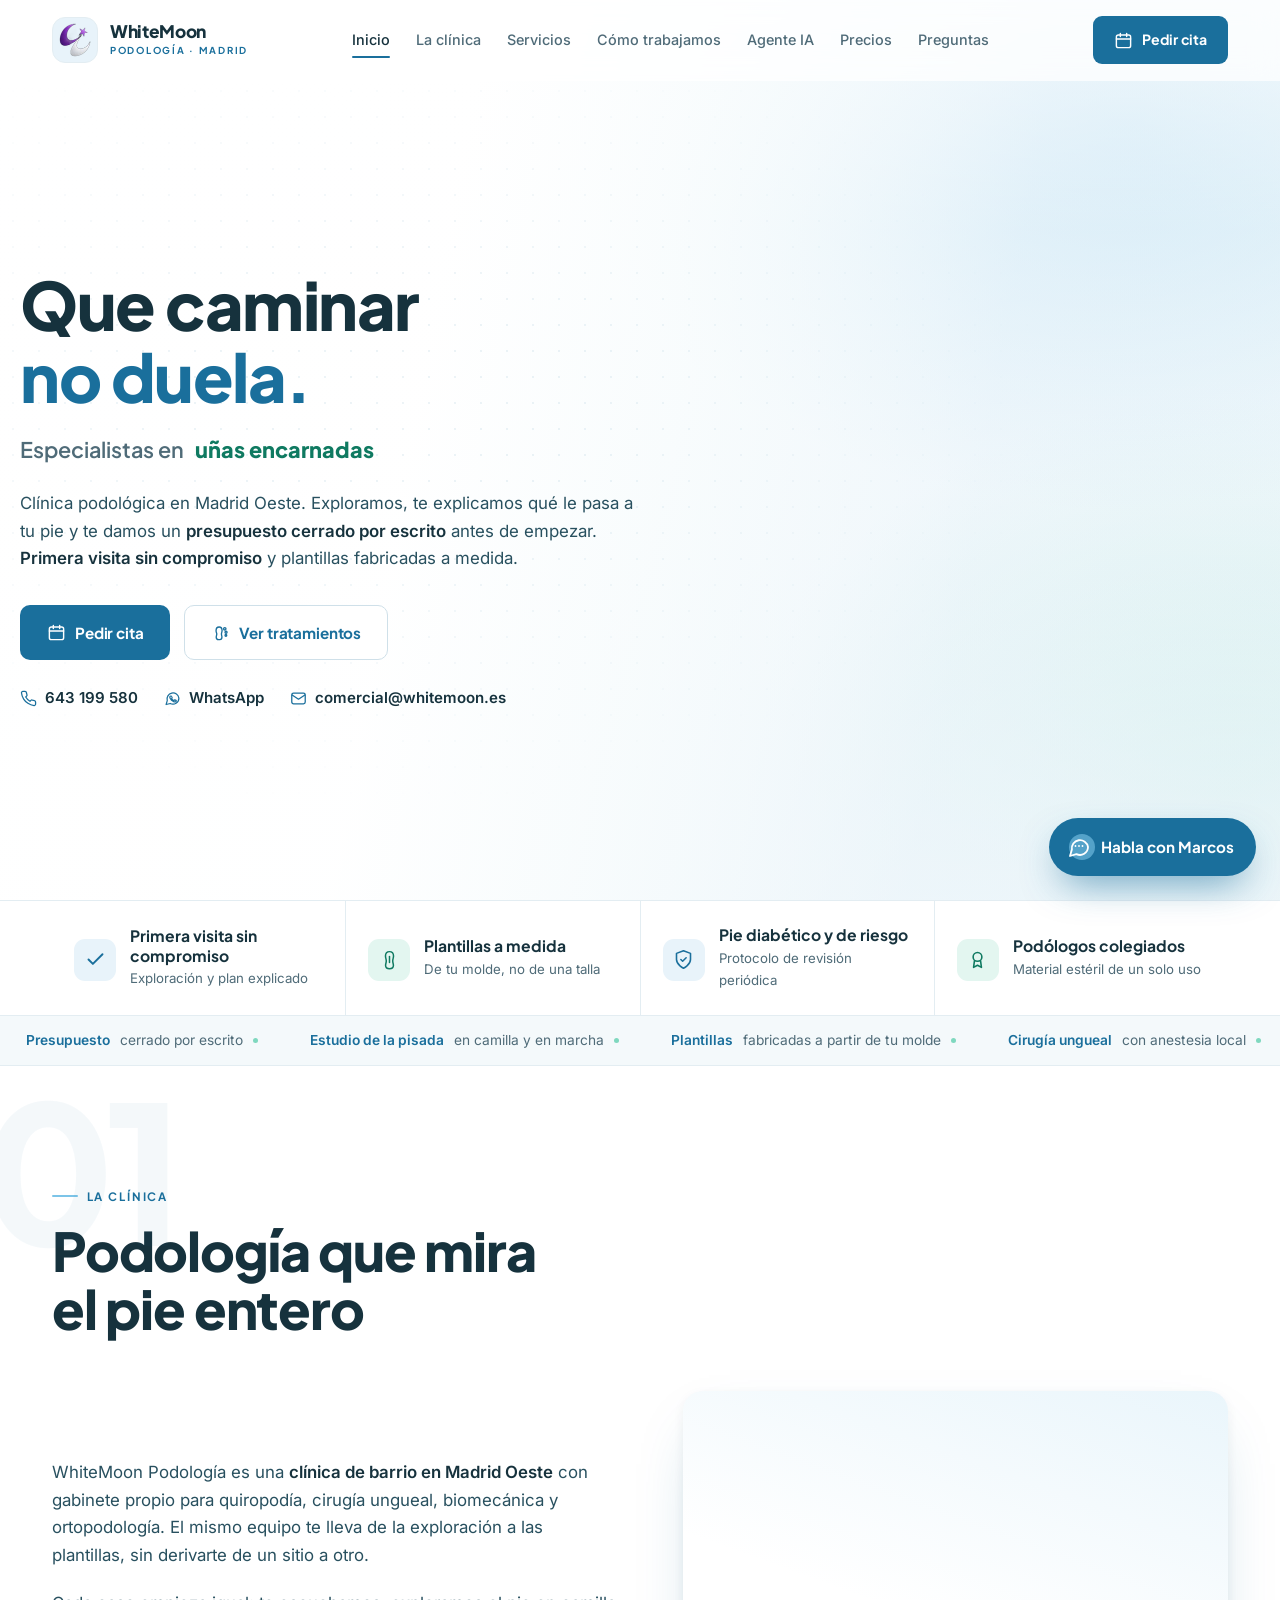
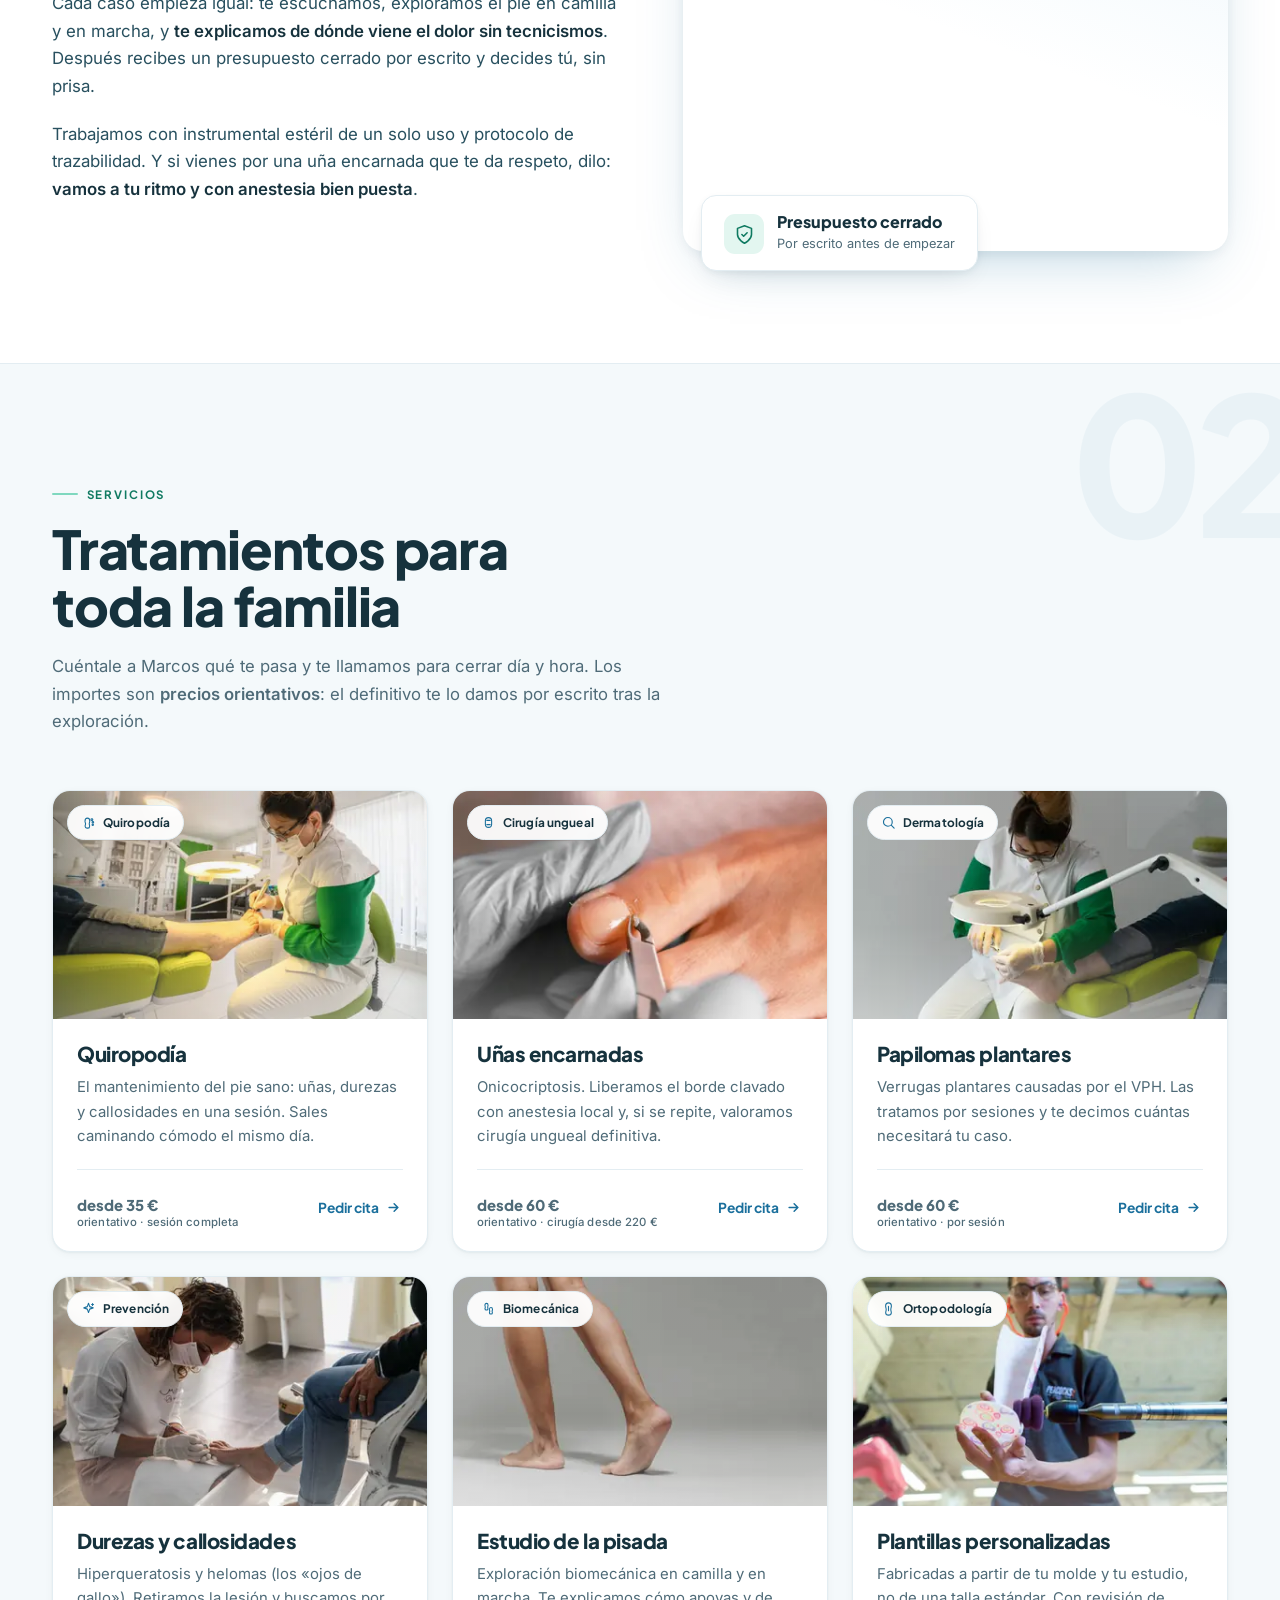
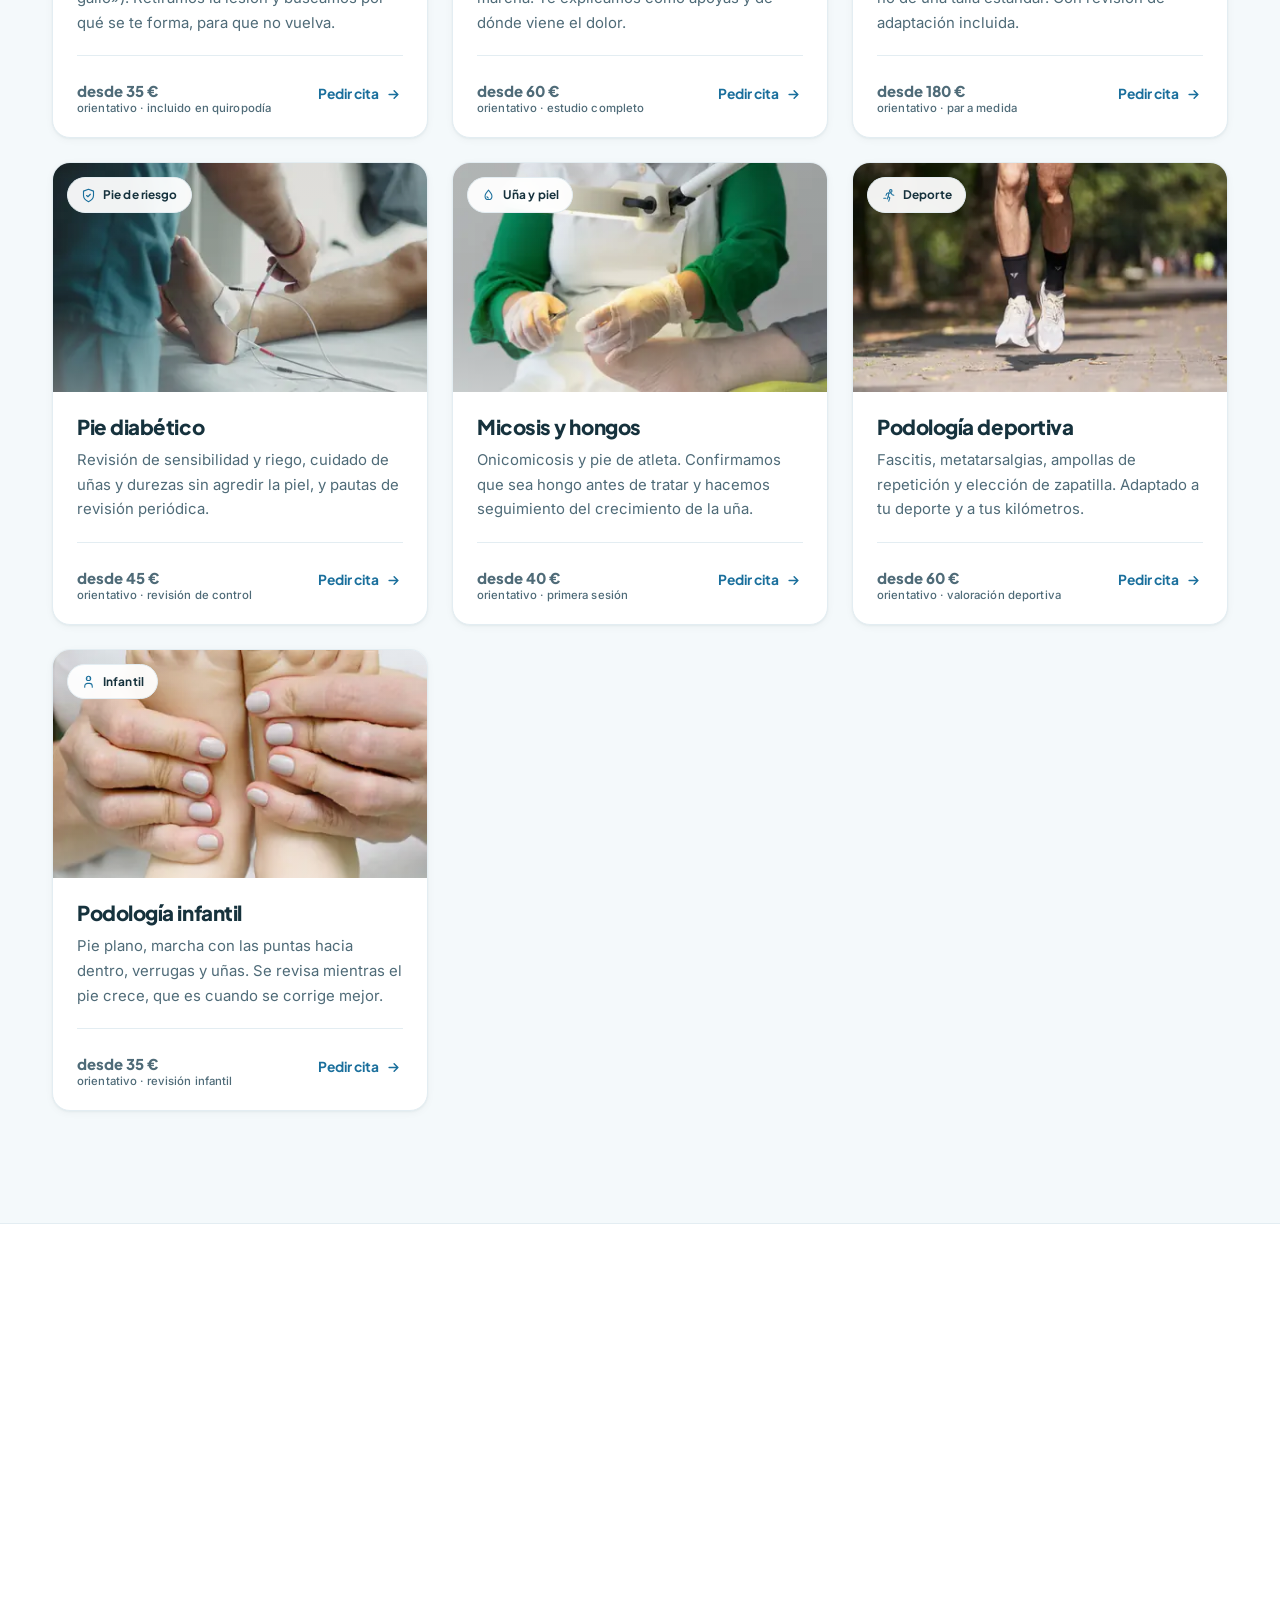
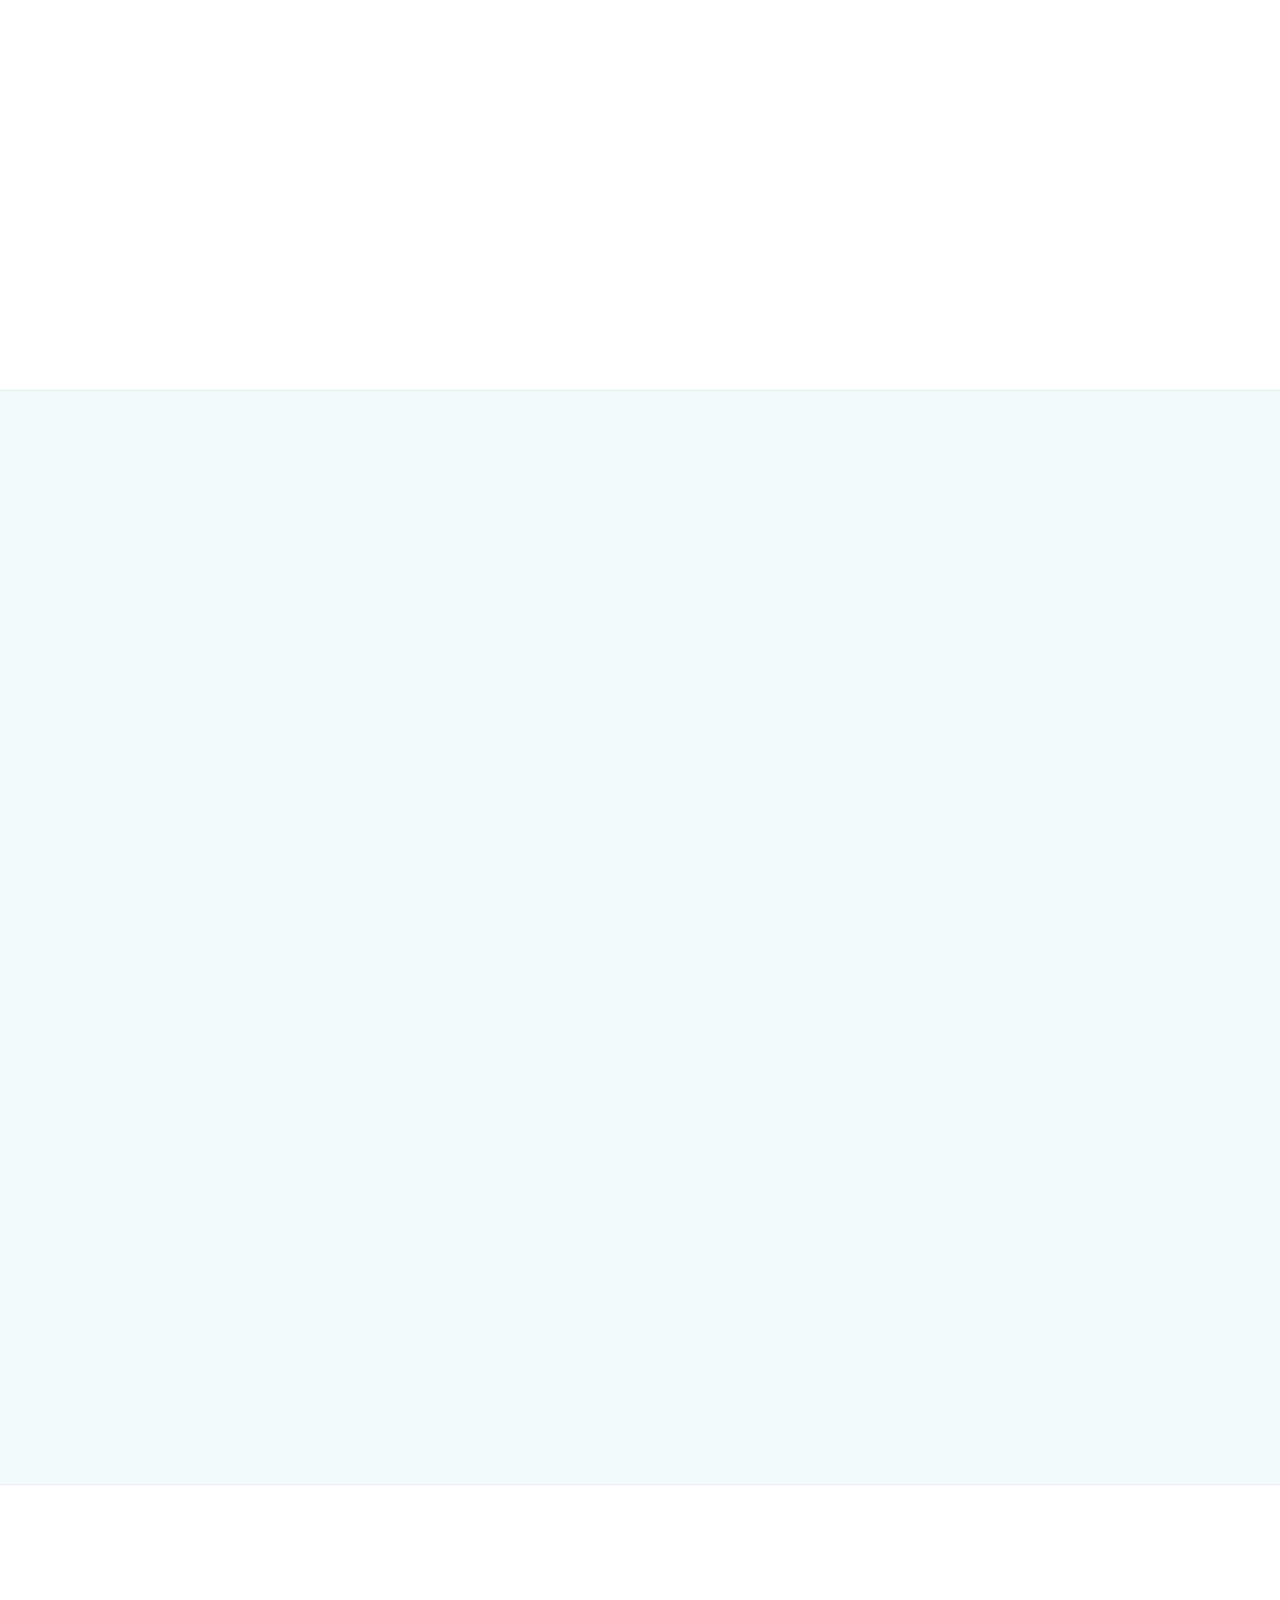
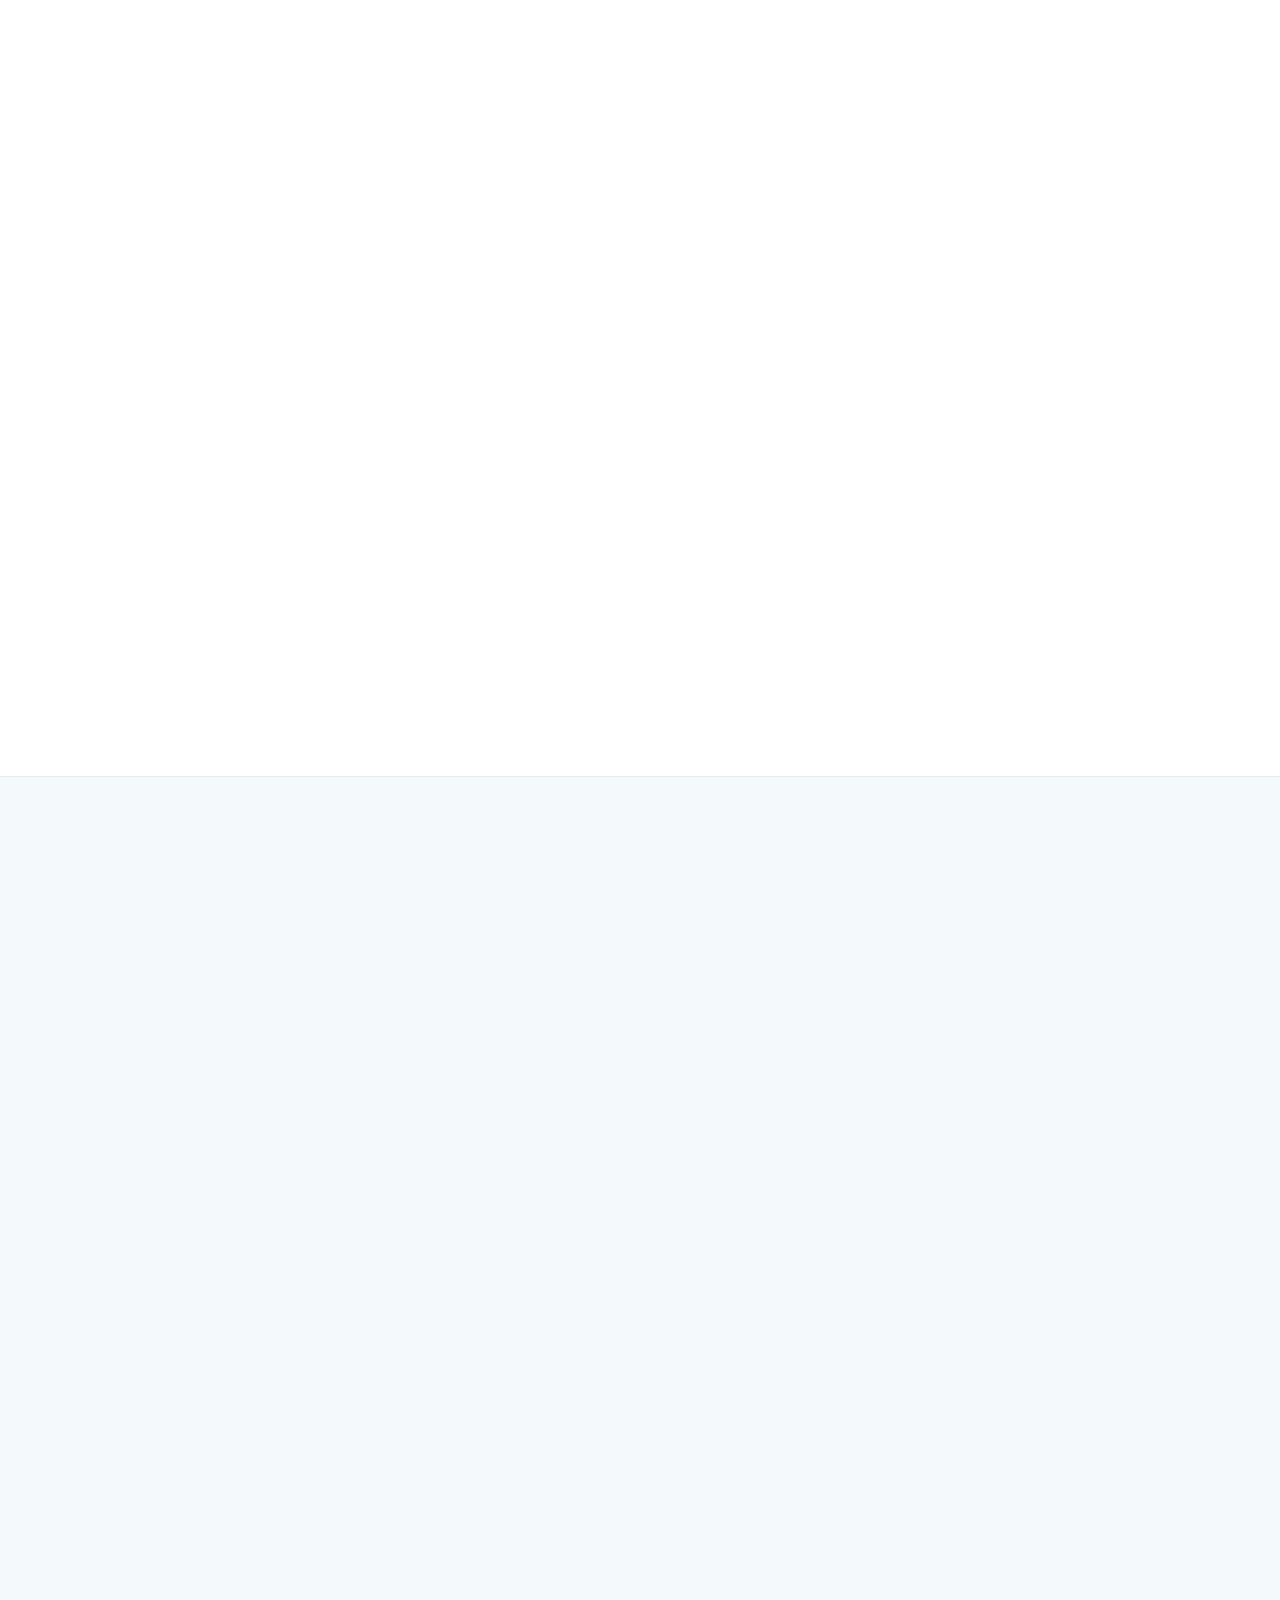
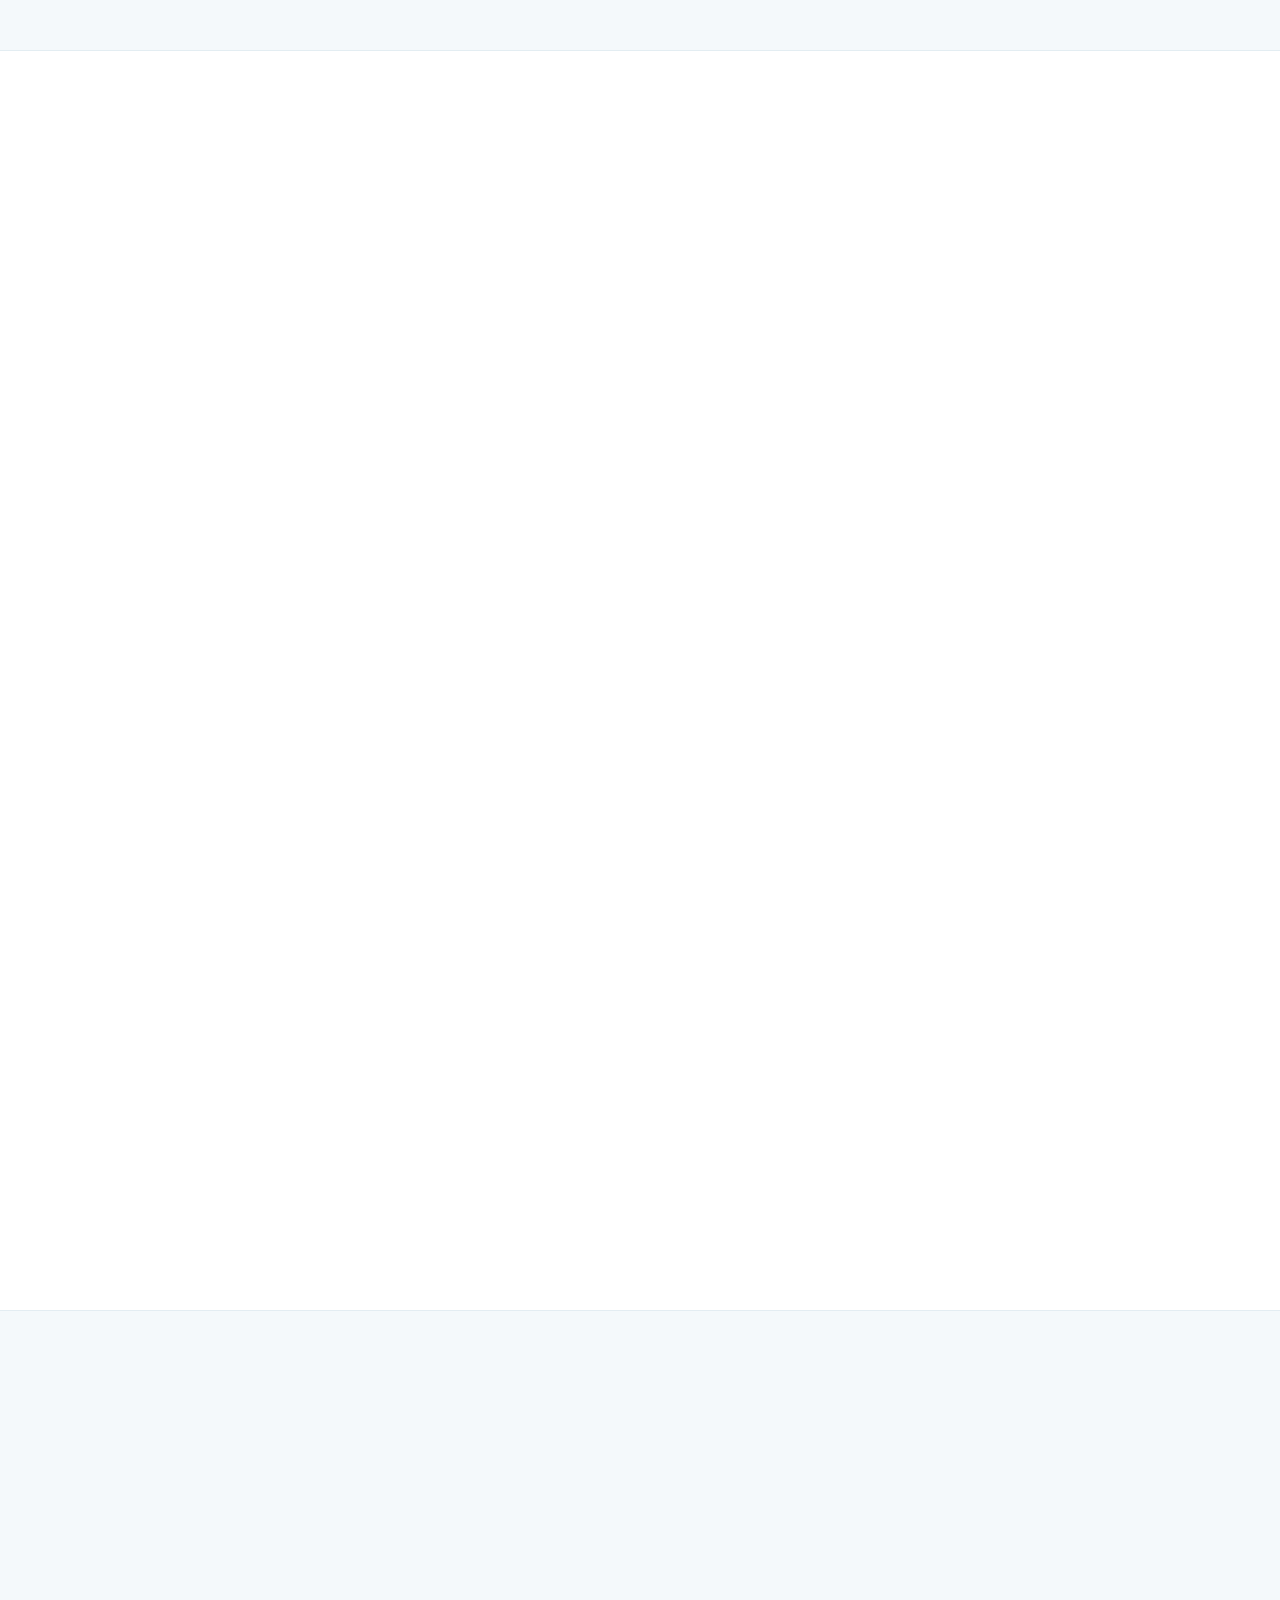
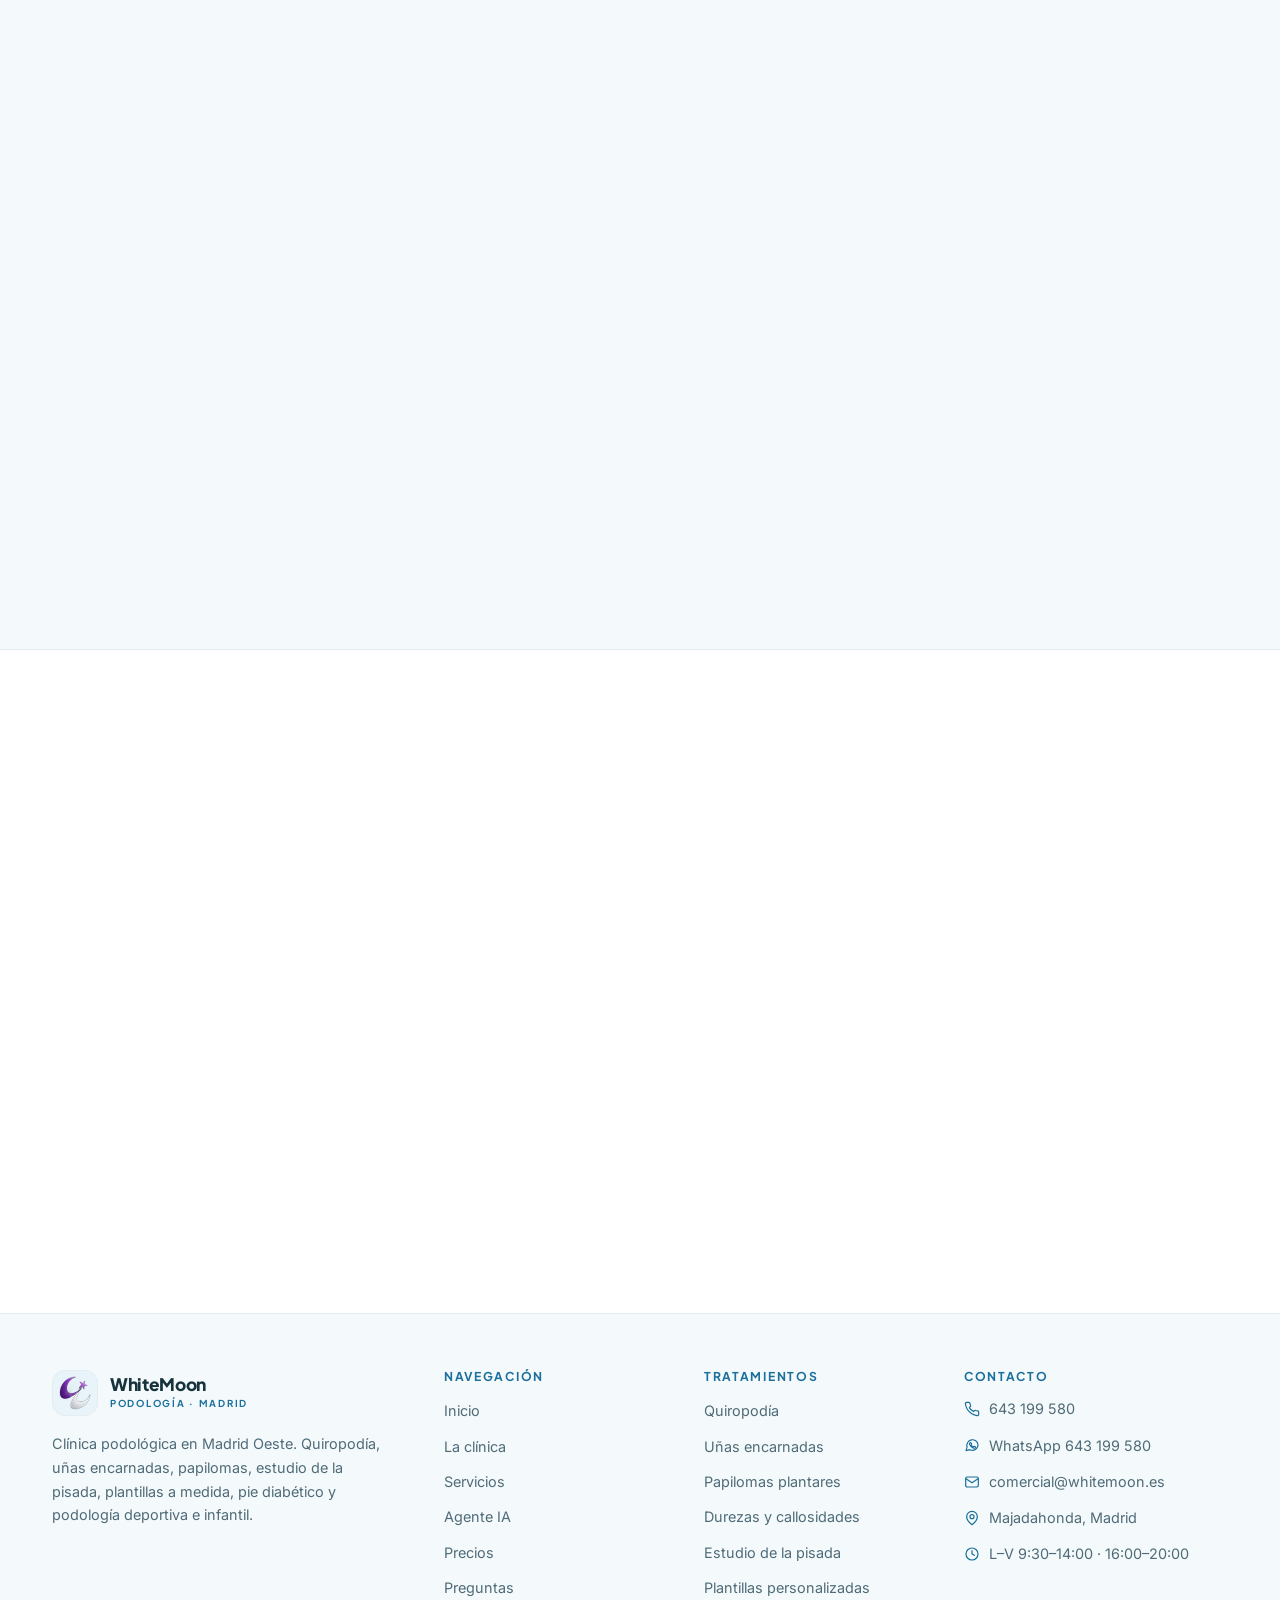
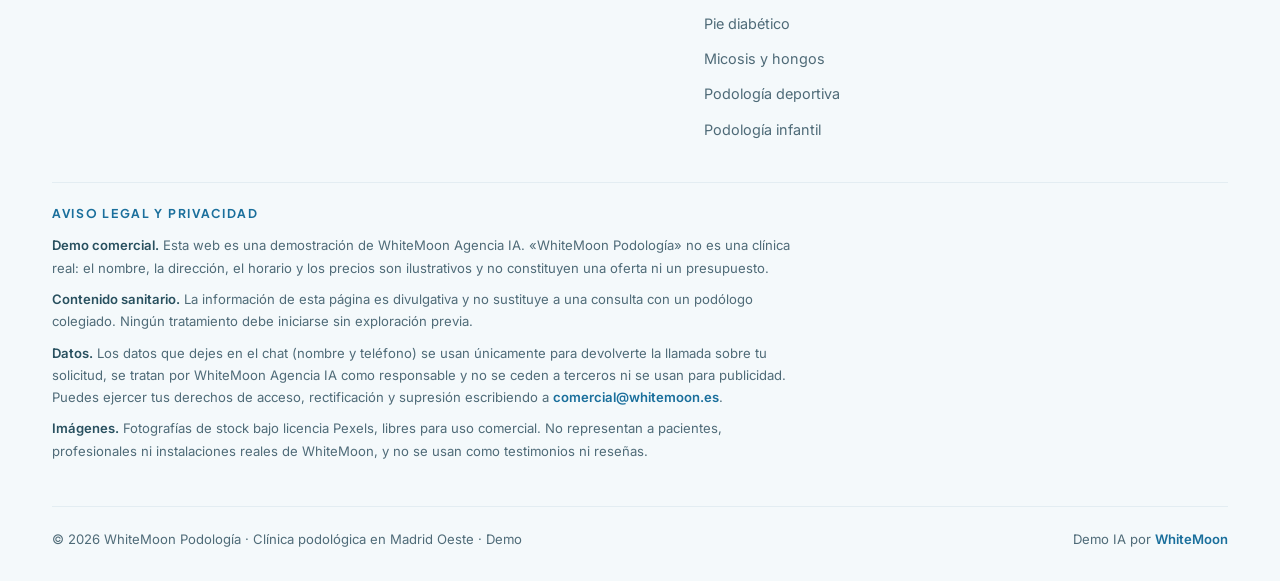
<file: index.html>
<!DOCTYPE html>
<html lang="es">
<head>
<meta charset="UTF-8">
<meta name="viewport" content="width=device-width, initial-scale=1">

<!-- ===================== SEO / GEO / AEO ===================== -->
<title>Podología en Madrid Oeste — quiropodía y plantillas · WhiteMoon</title>
<meta name="description" content="Clínica podológica en Madrid Oeste: quiropodía, uñas encarnadas, papilomas, durezas, estudio de la pisada, plantillas a medida y pie diabético.">
<link rel="canonical" href="https://nexusforgeia.github.io/WHITEMOON-PODOLOGOS/">
<meta name="robots" content="index, follow, max-image-preview:large">
<meta name="author" content="WhiteMoon">
<meta name="theme-color" content="#ffffff">

<!-- Geo -->
<meta name="geo.region" content="ES-MD">
<meta name="geo.placename" content="Majadahonda, Madrid">
<meta name="geo.position" content="40.4730;-3.8720">
<meta name="ICBM" content="40.4730, -3.8720">

<!-- Open Graph / Twitter -->
<meta property="og:type" content="website">
<meta property="og:site_name" content="WhiteMoon Podología">
<meta property="og:locale" content="es_ES">
<meta property="og:title" content="Podología en Madrid Oeste — quiropodía y plantillas · WhiteMoon">
<meta property="og:description" content="Clínica podológica en Madrid Oeste: quiropodía, uñas encarnadas, papilomas, durezas, estudio de la pisada, plantillas a medida y pie diabético.">
<meta property="og:url" content="https://nexusforgeia.github.io/WHITEMOON-PODOLOGOS/">
<meta property="og:image" content="https://nexusforgeia.github.io/WHITEMOON-PODOLOGOS/assets/og.jpg">
<meta property="og:image:width" content="1200">
<meta property="og:image:height" content="630">
<meta property="og:image:type" content="image/jpeg">
<meta property="og:image:alt" content="Podóloga tratando el pie de una paciente en el gabinete de WhiteMoon Podología">
<meta name="twitter:card" content="summary_large_image">
<meta name="twitter:title" content="Podología en Madrid Oeste — quiropodía y plantillas · WhiteMoon">
<meta name="twitter:description" content="Clínica podológica en Madrid Oeste: quiropodía, uñas encarnadas, papilomas, durezas, estudio de la pisada, plantillas a medida y pie diabético.">
<meta name="twitter:image" content="https://nexusforgeia.github.io/WHITEMOON-PODOLOGOS/assets/og.jpg">

<!-- Favicon: huella plantar en azul médico -->
<link rel="icon" href="data:image/svg+xml,%3Csvg xmlns='http://www.w3.org/2000/svg' viewBox='0 0 32 32'%3E%3Crect width='32' height='32' rx='7' fill='%23e8f3fa'/%3E%3Cpath d='M13.4 26.5c-2.6 0-3.9-1.7-3.9-4 0-1.9.9-3.2.9-5.2 0-1.6-1.1-2.6-1.1-5.1 0-3.3 2-5.7 4.9-5.7 3 0 4.8 2.3 4.8 5.6 0 2.6-1 3.7-1 5.3 0 2 .8 3.2.8 5.1 0 2.3-1.3 4-3.4 4z' fill='%231a6f9c'/%3E%3Ccircle cx='21.5' cy='9.5' r='2.1' fill='%230f7a61'/%3E%3Ccircle cx='23.2' cy='14.6' r='1.7' fill='%230f7a61'/%3E%3Ccircle cx='23.1' cy='19.4' r='1.4' fill='%230f7a61'/%3E%3C/svg%3E">
<link rel="apple-touch-icon" href="assets/logo-whitemoon.png">

<!-- Fuentes auto-hospedadas (subset latin, ejes de peso recortados a lo que se
     usa). Cero peticiones a Google Fonts: 39 KB desde el propio origen. -->
<link rel="preload" as="font" type="font/woff2" href="assets/fonts/jakarta-var.woff2" crossorigin>
<link rel="preload" as="font" type="font/woff2" href="assets/fonts/inter-var.woff2" crossorigin>

<!-- CSS crítico en línea: el resto de la hoja deja de bloquear el render -->
<style>
@font-face{font-family:"Inter var";src:url(assets/fonts/inter-var.woff2) format("woff2");font-weight:400 600;font-style:normal;font-display:swap}
@font-face{font-family:"Jakarta var";src:url(assets/fonts/jakarta-var.woff2) format("woff2");font-weight:600 800;font-style:normal;font-display:swap}
:root{--white:#fff;--bone:#f4f9fb;--surface:#fff;--ink:#16323d;--ink-2:#28505f;--muted:#4f6b78;--blue:#1a6f9c;--blue-deep:#145a80;--blue-lt:#7cc4e8;--blue-chip:#e8f3fa;--green:#0f7a61;--green-deep:#0c6250;--green-lt:#7fd8bf;--green-chip:#e3f6f0;--line:#e3edf2;--line-2:#cfe0e9;--sh-sm:0 1px 2px rgba(22,50,61,.05),0 2px 8px rgba(22,50,61,.04);--sh-md:0 2px 6px rgba(22,50,61,.05),0 12px 28px -12px rgba(22,50,61,.14);--sh-lg:0 4px 12px rgba(22,50,61,.06),0 26px 60px -26px rgba(26,111,156,.34);--display:"Jakarta var",system-ui,-apple-system,sans-serif;--body:"Inter var",system-ui,-apple-system,sans-serif;--maxw:1240px;--nav-h:80px}
*{margin:0;padding:0;box-sizing:border-box}
html{scroll-behavior:smooth;scroll-padding-top:calc(var(--nav-h) + 16px);-webkit-text-size-adjust:100%}
body{background:var(--white);color:var(--ink-2);font-family:var(--body);font-size:16px;line-height:1.65;overflow-x:hidden;-webkit-font-smoothing:antialiased}
a{color:inherit;text-decoration:none}img,video{max-width:100%;display:block}button,input{font:inherit;color:inherit}
h1,h2,h3,h4{font-family:var(--display);color:var(--ink);line-height:1.08;letter-spacing:-.022em;font-weight:800}
.wrap{max-width:var(--maxw);margin:0 auto;padding:0 32px}
.sr-only{position:absolute;width:1px;height:1px;padding:0;margin:-1px;overflow:hidden;clip:rect(0 0 0 0);white-space:nowrap;border:0}
.btn{display:inline-flex;align-items:center;justify-content:center;gap:9px;font-family:var(--display);font-weight:700;font-size:.95rem;letter-spacing:-.01em;padding:14px 26px;border-radius:10px;border:1.5px solid transparent;background:var(--blue);color:#fff;cursor:pointer}
.btn svg{width:19px;height:19px;flex-shrink:0}
.btn--ghost{background:var(--white);color:var(--blue);border-color:var(--line-2)}
.btn--sm{padding:11px 20px;font-size:.88rem;border-radius:9px}
.nav{position:fixed;inset:0 0 auto 0;z-index:900;background:rgba(255,255,255,.72);backdrop-filter:blur(14px);border-bottom:1px solid transparent}
.nav-inner{display:flex;align-items:center;justify-content:space-between;gap:20px;height:var(--nav-h)}
.brand{display:flex;align-items:center;gap:12px;flex-shrink:0}
.brand__mark{width:46px;height:46px;border-radius:13px;background:var(--blue-chip);border:1px solid var(--line);display:grid;place-items:center;flex-shrink:0}
.brand__mark img{width:32px;height:auto}
.brand__txt b{font-family:var(--display);font-weight:800;font-size:1.08rem;color:var(--ink);line-height:1.1;display:block;letter-spacing:-.02em}
.brand__txt small{font-family:var(--display);font-weight:700;font-size:.6rem;letter-spacing:.18em;text-transform:uppercase;color:var(--blue);display:block;margin-top:2px}
.nav-links{display:flex;align-items:center;gap:26px}
.nav-links a{font-size:.9rem;font-weight:500;color:var(--muted);position:relative;padding:6px 0}
.nav-cta{display:flex;align-items:center;gap:14px}
.burger{display:none;width:44px;height:44px;border-radius:11px;border:1px solid var(--line-2);background:var(--white);cursor:pointer;place-items:center;color:var(--ink)}
.burger svg{width:22px;height:22px}
.mobile-menu{position:fixed;inset:0;z-index:899;background:rgba(255,255,255,.98);display:flex;flex-direction:column;justify-content:center;align-items:center;gap:8px;opacity:0;pointer-events:none}
.hero{position:relative;min-height:100svh;display:flex;align-items:center;overflow:hidden;background:var(--bone)}
.hero-bg{position:absolute;inset:0;z-index:0}
.hero-bg .wash{position:absolute;inset:0;background:radial-gradient(900px 620px at 88% 14%,rgba(124,196,232,.42),transparent 62%),radial-gradient(760px 620px at 96% 88%,rgba(127,216,191,.36),transparent 64%),linear-gradient(180deg,#fff 0%,#f4f9fb 100%)}
.hero-bg .hero-video{position:absolute;inset:0;width:100%;height:100%;object-fit:cover;z-index:1}
.hero-bg .scrim{position:absolute;inset:0;z-index:2;pointer-events:none;background:linear-gradient(100deg,rgba(255,255,255,.98) 0%,rgba(255,255,255,.955) 34%,rgba(248,252,253,.86) 52%,rgba(232,243,250,.55) 74%,rgba(226,241,248,.42) 100%),linear-gradient(180deg,rgba(255,255,255,.85) 0%,rgba(255,255,255,0) 26%,rgba(255,255,255,0) 62%,rgba(244,249,251,.92) 100%)}
.hero-bg .dots{position:absolute;inset:0;z-index:3;opacity:.5;background-image:radial-gradient(rgba(26,111,156,.16) 1px,transparent 1px);background-size:26px 26px}
.hero-content{position:relative;z-index:4;width:100%;padding:calc(var(--nav-h) + 44px) 0 44px}
.hero h1{font-size:clamp(2.35rem,5.4vw,4.15rem);max-width:16ch}
.hero h1 .accent{color:var(--blue);display:block}
.hero-rot{display:flex;align-items:baseline;gap:.5em;flex-wrap:wrap;margin-top:20px;font-family:var(--display);font-weight:600;font-size:clamp(1rem,2.4vw,1.35rem);color:var(--muted)}
.hero-rot .rot{color:var(--green);font-weight:800;display:inline-block}
.hero-desc{max-width:56ch;color:var(--ink-2);font-size:1.05rem;margin-top:22px}
.hero-desc strong{color:var(--ink);font-weight:600}
.hero-actions{display:flex;gap:14px;margin-top:32px;flex-wrap:wrap}
.hero-contact{display:flex;gap:10px 26px;flex-wrap:wrap;margin-top:26px;font-size:.94rem;color:var(--muted)}
.hero-contact a{display:inline-flex;align-items:center;gap:8px;font-weight:600;color:var(--ink)}
.hero-contact svg{width:17px;height:17px;color:var(--blue);flex-shrink:0}
.reveal{opacity:0;transform:translateY(28px)}
.reveal.in{opacity:1;transform:none}
@media (max-width:1080px){.nav-links{display:none}.nav-cta .btn{display:none}.burger{display:grid}}
@media (max-width:900px){.wrap{padding:0 22px}}
@media (max-width:768px){.hero-bg .hero-video{display:none!important}}
@media (max-width:620px){:root{--nav-h:70px}.wrap{padding:0 18px}.hero h1{max-width:none}.hero-actions .btn{flex:1 1 100%}}
@media (prefers-reduced-motion:reduce){html{scroll-behavior:auto}.reveal{opacity:1!important;transform:none!important}.hero-bg .hero-video{display:none!important}}
</style>
<link rel="preload" as="style" href="assets/css/style.css" onload="this.onload=null;this.rel='stylesheet'">
<noscript><link rel="stylesheet" href="assets/css/style.css"></noscript>

<!-- ===================== JSON-LD ===================== -->
<script type="application/ld+json">
{
  "@context": "https://schema.org",
  "@type": "Podiatric",
  "@id": "https://nexusforgeia.github.io/WHITEMOON-PODOLOGOS/#business",
  "name": "WhiteMoon Podología",
  "description": "Clínica podológica en Madrid Oeste: quiropodía, uñas encarnadas y cirugía ungueal, papilomas plantares, durezas y callosidades, estudio de la pisada, plantillas personalizadas, pie diabético, micosis, podología deportiva e infantil.",
  "url": "https://nexusforgeia.github.io/WHITEMOON-PODOLOGOS/",
  "image": "https://nexusforgeia.github.io/WHITEMOON-PODOLOGOS/assets/og.jpg",
  "telephone": "+34643199580",
  "email": "comercial@whitemoon.es",
  "priceRange": "€€",
  "address": {
    "@type": "PostalAddress",
    "streetAddress": "Avenida de España 24",
    "addressLocality": "Majadahonda",
    "addressRegion": "Comunidad de Madrid",
    "postalCode": "28220",
    "addressCountry": "ES"
  },
  "geo": {
    "@type": "GeoCoordinates",
    "latitude": 40.473,
    "longitude": -3.872
  },
  "openingHoursSpecification": [
    {
      "@type": "OpeningHoursSpecification",
      "dayOfWeek": [
        "Monday",
        "Tuesday",
        "Wednesday",
        "Thursday",
        "Friday"
      ],
      "opens": "09:30",
      "closes": "14:00"
    },
    {
      "@type": "OpeningHoursSpecification",
      "dayOfWeek": [
        "Monday",
        "Tuesday",
        "Wednesday",
        "Thursday",
        "Friday"
      ],
      "opens": "16:00",
      "closes": "20:00"
    }
  ],
  "areaServed": [
    {
      "@type": "City",
      "name": "Majadahonda",
      "sameAs": "https://www.wikidata.org/wiki/Q427505"
    },
    {
      "@type": "City",
      "name": "Pozuelo de Alarcón",
      "sameAs": "https://www.wikidata.org/wiki/Q639422"
    },
    {
      "@type": "City",
      "name": "Las Rozas de Madrid",
      "sameAs": "https://www.wikidata.org/wiki/Q592747"
    },
    {
      "@type": "City",
      "name": "Boadilla del Monte",
      "sameAs": "https://www.wikidata.org/wiki/Q1641013"
    },
    {
      "@type": "City",
      "name": "Villaviciosa de Odón",
      "sameAs": "https://www.wikidata.org/wiki/Q1631897"
    },
    {
      "@type": "City",
      "name": "Villanueva de la Cañada",
      "sameAs": "https://www.wikidata.org/wiki/Q973325"
    },
    {
      "@type": "City",
      "name": "Brunete",
      "sameAs": "https://www.wikidata.org/wiki/Q1647090"
    },
    {
      "@type": "City",
      "name": "Alcorcón",
      "sameAs": "https://www.wikidata.org/wiki/Q10372"
    },
    {
      "@type": "City",
      "name": "Móstoles",
      "sameAs": "https://www.wikidata.org/wiki/Q13077"
    }
  ],
  "availableService": [
    {
      "@type": "MedicalProcedure",
      "name": "Quiropodía"
    },
    {
      "@type": "MedicalProcedure",
      "name": "Uñas encarnadas"
    },
    {
      "@type": "MedicalProcedure",
      "name": "Papilomas plantares"
    },
    {
      "@type": "MedicalProcedure",
      "name": "Durezas y callosidades"
    },
    {
      "@type": "MedicalProcedure",
      "name": "Estudio de la pisada"
    },
    {
      "@type": "MedicalProcedure",
      "name": "Plantillas personalizadas"
    },
    {
      "@type": "MedicalProcedure",
      "name": "Pie diabético"
    },
    {
      "@type": "MedicalProcedure",
      "name": "Micosis y hongos"
    },
    {
      "@type": "MedicalProcedure",
      "name": "Podología deportiva"
    },
    {
      "@type": "MedicalProcedure",
      "name": "Podología infantil"
    }
  ]
}
</script>
<script type="application/ld+json">
{
  "@context": "https://schema.org",
  "@type": "FAQPage",
  "mainEntity": [
    {
      "@type": "Question",
      "name": "¿Cuánto dura una quiropodía?",
      "acceptedAnswer": {
        "@type": "Answer",
        "text": "Entre 30 y 45 minutos. En esa sesión se trabajan uñas, durezas y callosidades, y sales caminando con normalidad el mismo día."
      }
    },
    {
      "@type": "Question",
      "name": "¿Cómo pido cita?",
      "acceptedAnswer": {
        "@type": "Answer",
        "text": "Puedes hablar con Marcos, nuestro asistente del chat: eliges el tratamiento, dejas tu nombre y teléfono, y te llamamos para cerrar día y hora. También puedes llamarnos al 643 199 580 o escribir a comercial@whitemoon.es."
      }
    },
    {
      "@type": "Question",
      "name": "¿Duele el tratamiento de una uña encarnada?",
      "acceptedAnswer": {
        "@type": "Answer",
        "text": "No. Se trabaja con anestesia local, así que durante la sesión no se siente dolor. Después suele bastar con analgesia habitual y en 24-48 horas se hace vida normal."
      }
    },
    {
      "@type": "Question",
      "name": "¿Cuánto tardan las plantillas personalizadas?",
      "acceptedAnswer": {
        "@type": "Answer",
        "text": "Entre 7 y 10 días desde el estudio de la pisada, porque se fabrican a partir de tu molde. Incluimos una revisión de adaptación a las pocas semanas para ajustarlas."
      }
    },
    {
      "@type": "Question",
      "name": "¿Los precios que aparecen son definitivos?",
      "acceptedAnswer": {
        "@type": "Answer",
        "text": "Son precios orientativos. El importe final depende de tu caso y se te entrega por escrito, detallado y cerrado, después de la exploración y antes de iniciar cualquier tratamiento."
      }
    },
    {
      "@type": "Question",
      "name": "¿Atendéis pie diabético y pacientes de riesgo?",
      "acceptedAnswer": {
        "@type": "Answer",
        "text": "Sí. En pie diabético revisamos sensibilidad y riego, tratamos uñas y durezas sin agredir la piel y pautamos revisiones periódicas. Si detectamos una lesión que requiera derivación, te lo decimos y te orientamos."
      }
    },
    {
      "@type": "Question",
      "name": "¿Tratáis a niños?",
      "acceptedAnswer": {
        "@type": "Answer",
        "text": "Sí. Hacemos podología infantil: pie plano, alteraciones de la marcha, verrugas plantares y uñas. Revisar mientras el pie crece es cuando más margen hay para corregir."
      }
    }
  ]
}
</script>
<script type="application/ld+json">
{
  "@context": "https://schema.org",
  "@type": "BreadcrumbList",
  "itemListElement": [
    {
      "@type": "ListItem",
      "position": 1,
      "name": "Inicio",
      "item": "https://nexusforgeia.github.io/WHITEMOON-PODOLOGOS/"
    },
    {
      "@type": "ListItem",
      "position": 2,
      "name": "Agente IA",
      "item": "https://nexusforgeia.github.io/WHITEMOON-PODOLOGOS/#agente-ia"
    },
    {
      "@type": "ListItem",
      "position": 3,
      "name": "Servicios",
      "item": "https://nexusforgeia.github.io/WHITEMOON-PODOLOGOS/#servicios"
    },
    {
      "@type": "ListItem",
      "position": 4,
      "name": "Precios",
      "item": "https://nexusforgeia.github.io/WHITEMOON-PODOLOGOS/#precios"
    },
    {
      "@type": "ListItem",
      "position": 5,
      "name": "Contacto",
      "item": "https://nexusforgeia.github.io/WHITEMOON-PODOLOGOS/#contacto"
    }
  ]
}
</script>
</head>
<body>

<!-- ===================== SPRITE DE ICONOS ===================== -->
<svg width="0" height="0" style="position:absolute" aria-hidden="true" focusable="false">
  <symbol id="ic-foot" viewBox="0 0 24 24" fill="none" stroke="currentColor" stroke-width="1.7" stroke-linecap="round" stroke-linejoin="round"><path d="M9.6 21c-1.9 0-3-1.3-3-3.1 0-1.5.7-2.5.7-4 0-1.3-.9-2.1-.9-4.1C6.4 7 7.9 5 10.2 5s3.8 1.9 3.8 4.6c0 2-.8 2.9-.8 4.2 0 1.6.6 2.5.6 4 0 1.8-1.1 3.2-2.7 3.2z"/><circle cx="17.4" cy="7.4" r="1.5"/><circle cx="19" cy="11.6" r="1.3"/><circle cx="18.8" cy="15.6" r="1.1"/></symbol>
  <symbol id="ic-nail" viewBox="0 0 24 24" fill="none" stroke="currentColor" stroke-width="1.7" stroke-linecap="round" stroke-linejoin="round"><rect x="7" y="4.2" width="10" height="15.6" rx="5"/><path d="M9.3 8.6h5.4M9.3 15.4h5.4"/></symbol>
  <symbol id="ic-insole" viewBox="0 0 24 24" fill="none" stroke="currentColor" stroke-width="1.7" stroke-linecap="round" stroke-linejoin="round"><path d="M12 3c2.8 0 4.6 2.1 4.6 5 0 2.4-.9 3.6-.9 5.6 0 2.2.8 3.4.8 5 0 2.3-1.6 4-4.5 4s-4.5-1.7-4.5-4c0-1.6.8-2.8.8-5 0-2-.9-3.2-.9-5.6C7.4 5.1 9.2 3 12 3z"/><path d="M12 8.6v6.8"/></symbol>
  <symbol id="ic-steps" viewBox="0 0 24 24" fill="none" stroke="currentColor" stroke-width="1.7" stroke-linecap="round" stroke-linejoin="round"><path d="M8.4 14.4c-1.2 0-2-.9-2-2.1 0-1 .5-1.7.5-2.6 0-.9-.6-1.4-.6-2.7 0-1.9 1-3.2 2.5-3.2s2.5 1.3 2.5 3.1c0 1.4-.6 2-.6 2.8 0 1.1.4 1.7.4 2.6 0 1.3-.8 2.1-1.7 2.1z"/><path d="M15.5 20.9c-1.2 0-2-.9-2-2.1 0-1 .5-1.7.5-2.6 0-.9-.6-1.4-.6-2.7 0-1.9 1-3.2 2.5-3.2s2.5 1.3 2.5 3.1c0 1.4-.6 2-.6 2.8 0 1.1.4 1.7.4 2.6 0 1.3-.8 2.1-1.7 2.1z"/></symbol>
  <symbol id="ic-run" viewBox="0 0 24 24" fill="none" stroke="currentColor" stroke-width="1.7" stroke-linecap="round" stroke-linejoin="round"><circle cx="15.6" cy="4.6" r="2"/><path d="m12.4 21 1.7-5.3-2.7-2.3-1.3 4.1M14.1 15.7l-2.6-2.2 1-4.7 3-1.4 2.4 3.4 2.6.8M12.5 7.4 9.3 8.7 8 11.8M4.4 16.4h3.5"/></symbol>
  <symbol id="ic-drop" viewBox="0 0 24 24" fill="none" stroke="currentColor" stroke-width="1.7" stroke-linecap="round" stroke-linejoin="round"><path d="M12 3.4s5.5 6.1 5.5 9.6a5.5 5.5 0 1 1-11 0c0-3.5 5.5-9.6 5.5-9.6z"/><path d="M9.6 13.6a2.4 2.4 0 0 0 2.4 2.4"/></symbol>
  <symbol id="ic-check" viewBox="0 0 24 24" fill="none" stroke="currentColor" stroke-width="2.2" stroke-linecap="round" stroke-linejoin="round"><path d="M20 6 9 17l-5-5"/></symbol>
  <symbol id="ic-shield" viewBox="0 0 24 24" fill="none" stroke="currentColor" stroke-width="1.8" stroke-linecap="round" stroke-linejoin="round"><path d="M12 22s8-4 8-10V5l-8-3-8 3v7c0 6 8 10 8 10z"/><path d="m9 12 2 2 4-4"/></symbol>
  <symbol id="ic-cert" viewBox="0 0 24 24" fill="none" stroke="currentColor" stroke-width="1.8" stroke-linecap="round" stroke-linejoin="round"><circle cx="12" cy="9" r="5"/><path d="m8.5 13.5-1 7.5 4.5-2.5 4.5 2.5-1-7.5"/></symbol>
  <symbol id="ic-calendar" viewBox="0 0 24 24" fill="none" stroke="currentColor" stroke-width="1.8" stroke-linecap="round" stroke-linejoin="round"><rect x="3" y="5" width="18" height="16" rx="2.5"/><path d="M3 10h18M8 3v4M16 3v4"/></symbol>
  <symbol id="ic-phone" viewBox="0 0 24 24" fill="none" stroke="currentColor" stroke-width="1.8" stroke-linecap="round" stroke-linejoin="round"><path d="M22 16.9v3a2 2 0 0 1-2.2 2 19.8 19.8 0 0 1-8.6-3.1 19.5 19.5 0 0 1-6-6A19.8 19.8 0 0 1 2.1 4.2 2 2 0 0 1 4.1 2h3a2 2 0 0 1 2 1.7c.1 1 .4 1.9.7 2.8a2 2 0 0 1-.5 2.1L8.1 9.9a16 16 0 0 0 6 6l1.3-1.3a2 2 0 0 1 2.1-.4c.9.3 1.8.6 2.8.7a2 2 0 0 1 1.7 2z"/></symbol>
  <symbol id="ic-wa" viewBox="0 0 24 24" fill="none" stroke="currentColor" stroke-width="1.7" stroke-linecap="round" stroke-linejoin="round"><path d="M21 11.5a8.4 8.4 0 0 1-12.2 7.5L3 20.5l1.6-5.6A8.4 8.4 0 1 1 21 11.5z"/><path d="M8.8 9c.2-.5.4-.5.7-.5h.6c.2 0 .4 0 .6.5l.7 1.6c.1.3 0 .5-.1.7l-.4.5c-.1.2-.3.4-.1.7a6 6 0 0 0 2.7 2.3c.3.1.5 0 .7-.2l.5-.6c.2-.2.4-.2.6-.1l1.6.8c.2.1.4.2.4.4a1.8 1.8 0 0 1-1.3 1.7 3.7 3.7 0 0 1-2.7-.5 10 10 0 0 1-4.5-4.4 3.5 3.5 0 0 1-.6-2.1c0-.4.3-.7.6-.8z"/></symbol>
  <symbol id="ic-mail" viewBox="0 0 24 24" fill="none" stroke="currentColor" stroke-width="1.8" stroke-linecap="round" stroke-linejoin="round"><rect x="2.5" y="4.5" width="19" height="15" rx="2.5"/><path d="m3 7 9 6 9-6"/></symbol>
  <symbol id="ic-pin" viewBox="0 0 24 24" fill="none" stroke="currentColor" stroke-width="1.8" stroke-linecap="round" stroke-linejoin="round"><path d="M20 10c0 6-8 12-8 12s-8-6-8-12a8 8 0 0 1 16 0z"/><circle cx="12" cy="10" r="3"/></symbol>
  <symbol id="ic-clock" viewBox="0 0 24 24" fill="none" stroke="currentColor" stroke-width="1.8" stroke-linecap="round" stroke-linejoin="round"><circle cx="12" cy="12" r="9"/><path d="M12 7v5l3.5 2"/></symbol>
  <symbol id="ic-chat" viewBox="0 0 24 24" fill="none" stroke="currentColor" stroke-width="1.8" stroke-linecap="round" stroke-linejoin="round"><path d="M21 12a8 8 0 0 1-11.6 7.1L3 21l1.9-6.4A8 8 0 1 1 21 12z"/><path d="M8.5 11h.01M12 11h.01M15.5 11h.01"/></symbol>
  <symbol id="ic-send" viewBox="0 0 24 24" fill="none" stroke="currentColor" stroke-width="2" stroke-linecap="round" stroke-linejoin="round"><path d="M22 2 11 13M22 2l-7 20-4-9-9-4 20-7z"/></symbol>
  <symbol id="ic-close" viewBox="0 0 24 24" fill="none" stroke="currentColor" stroke-width="2" stroke-linecap="round" stroke-linejoin="round"><path d="M18 6 6 18M6 6l12 12"/></symbol>
  <symbol id="ic-menu" viewBox="0 0 24 24" fill="none" stroke="currentColor" stroke-width="2" stroke-linecap="round" stroke-linejoin="round"><path d="M4 7h16M4 12h16M4 17h16"/></symbol>
  <symbol id="ic-arrow" viewBox="0 0 24 24" fill="none" stroke="currentColor" stroke-width="2.4" stroke-linecap="round" stroke-linejoin="round"><path d="M5 12h14M13 6l6 6-6 6"/></symbol>
  <symbol id="ic-search" viewBox="0 0 24 24" fill="none" stroke="currentColor" stroke-width="1.8" stroke-linecap="round" stroke-linejoin="round"><circle cx="11" cy="11" r="7"/><path d="m21 21-4.3-4.3"/></symbol>
  <symbol id="ic-file" viewBox="0 0 24 24" fill="none" stroke="currentColor" stroke-width="1.8" stroke-linecap="round" stroke-linejoin="round"><path d="M14 2H6a2 2 0 0 0-2 2v16a2 2 0 0 0 2 2h12a2 2 0 0 0 2-2V8z"/><path d="M14 2v6h6M9 13h6M9 17h4"/></symbol>
  <symbol id="ic-wallet" viewBox="0 0 24 24" fill="none" stroke="currentColor" stroke-width="1.8" stroke-linecap="round" stroke-linejoin="round"><path d="M3 7.5A2.5 2.5 0 0 1 5.5 5H18a2 2 0 0 1 2 2v1"/><rect x="3" y="7" width="18" height="12.5" rx="2.5"/><circle cx="16.5" cy="13.2" r="1.3"/></symbol>
  <symbol id="ic-alert" viewBox="0 0 24 24" fill="none" stroke="currentColor" stroke-width="1.8" stroke-linecap="round" stroke-linejoin="round"><path d="M10.3 3.9 2.5 17.4A2 2 0 0 0 4.2 20.4h15.6a2 2 0 0 0 1.7-3L13.7 3.9a2 2 0 0 0-3.4 0z"/><path d="M12 9v4.5M12 17h.01"/></symbol>
  <symbol id="ic-info" viewBox="0 0 24 24" fill="none" stroke="currentColor" stroke-width="1.8" stroke-linecap="round" stroke-linejoin="round"><circle cx="12" cy="12" r="9"/><path d="M12 11v5M12 8h.01"/></symbol>
  <symbol id="ic-sparkle" viewBox="0 0 24 24" fill="none" stroke="currentColor" stroke-width="1.7" stroke-linecap="round" stroke-linejoin="round"><path d="M12 3.5 13.9 9 19.5 11l-5.6 2L12 18.5 10.1 13 4.5 11 10.1 9z"/><path d="M18.5 4v3M20 5.5h-3"/></symbol>
  <symbol id="ic-child" viewBox="0 0 24 24" fill="none" stroke="currentColor" stroke-width="1.7" stroke-linecap="round" stroke-linejoin="round"><circle cx="12" cy="7" r="3.5"/><path d="M6 21v-1.5a4.5 4.5 0 0 1 4.5-4.5h3a4.5 4.5 0 0 1 4.5 4.5V21"/><path d="M10 6.5h.01M14 6.5h.01"/></symbol>
  <symbol id="ic-heart" viewBox="0 0 24 24" fill="none" stroke="currentColor" stroke-width="1.8" stroke-linecap="round" stroke-linejoin="round"><path d="M20.4 5.6a5.2 5.2 0 0 0-7.4 0L12 6.6l-1-1a5.2 5.2 0 1 0-7.4 7.4l1 1 7.4 7.4 7.4-7.4 1-1a5.2 5.2 0 0 0 0-7.4z"/></symbol>
  <symbol id="ic-bot" viewBox="0 0 24 24" fill="none" stroke="currentColor" stroke-width="1.7" stroke-linecap="round" stroke-linejoin="round"><rect x="3.5" y="7.5" width="17" height="12" rx="3.5"/><path d="M12 3.5v4M8.5 13h.01M15.5 13h.01M9.5 16.4h5"/></symbol>
</svg>


<!-- ===================== NAV ===================== -->
<header class="nav" id="nav">
  <div class="wrap nav-inner">
    <a href="./" class="brand">
      <span class="brand__mark"><img src="assets/logo-whitemoon.webp" alt="" width="32" height="34" fetchpriority="high" decoding="async"></span>
      <span class="brand__txt"><b>WhiteMoon</b><small>Podología · Madrid</small></span>
    </a>
    <nav class="nav-links" id="navLinks" aria-label="Navegación principal">
      <a href="#top" class="active">Inicio</a>
      <a href="#clinica">La clínica</a>
      <a href="#servicios">Servicios</a>
      <a href="#proceso">Cómo trabajamos</a>
      <a href="#agente-ia">Agente IA</a>
      <a href="#precios">Precios</a>
      <a href="#faq">Preguntas</a>
    </nav>
    <div class="nav-cta">
      <button class="btn btn--sm" data-watio type="button"><svg aria-hidden="true"><use href="#ic-calendar"/></svg>Pedir cita</button>
      <button class="burger" id="burger" type="button" aria-label="Abrir menú" aria-expanded="false" aria-controls="mobileMenu"><svg aria-hidden="true"><use href="#ic-menu"/></svg></button>
    </div>
  </div>
</header>
<div class="mobile-menu" id="mobileMenu">
  <a href="#top">Inicio</a>
  <a href="#clinica">La clínica</a>
  <a href="#servicios">Servicios</a>
  <a href="#proceso">Cómo trabajamos</a>
  <a href="#agente-ia">Agente IA</a>
  <a href="#precios">Precios</a>
  <a href="#faq">Preguntas</a>
  <a href="#contacto">Contacto</a>
  <button class="btn" data-watio type="button"><svg aria-hidden="true"><use href="#ic-calendar"/></svg>Pedir cita</button>
</div>

<main>

<!-- ===================== HERO ===================== -->
<section class="hero" id="top">
  <div class="hero-bg" aria-hidden="true">
    <div class="wash"></div>
    <video class="hero-video" autoplay muted loop playsinline preload="none">
      <source src="assets/img/hero-clinica.mp4" type="video/mp4">
    </video>
    <div class="scrim"></div>
    <div class="dots"></div>
  </div>
  <div class="wrap hero-content">
    <h1>Que caminar<span class="accent">no duela.</span></h1>
    <p class="hero-rot">
      <span>Especialistas en</span>
      <span class="rot"><b id="rotWord">quiropodía</b></span>
    </p>
    <p class="hero-desc reveal">Clínica podológica en Madrid Oeste. Exploramos, te explicamos qué le pasa a tu pie y te damos un <strong>presupuesto cerrado por escrito</strong> antes de empezar. <strong>Primera visita sin compromiso</strong> y plantillas fabricadas a medida.</p>
    <div class="hero-actions reveal">
      <button class="btn" data-watio type="button"><svg aria-hidden="true"><use href="#ic-calendar"/></svg>Pedir cita</button>
      <a class="btn btn--ghost" href="#servicios"><svg aria-hidden="true"><use href="#ic-foot"/></svg>Ver tratamientos</a>
    </div>
    <p class="hero-contact reveal">
      <a href="tel:+34643199580"><svg aria-hidden="true"><use href="#ic-phone"/></svg>643 199 580</a>
      <a href="https://wa.me/34643199580" target="_blank" rel="noopener"><svg aria-hidden="true"><use href="#ic-wa"/></svg>WhatsApp</a>
      <a href="mailto:comercial@whitemoon.es"><svg aria-hidden="true"><use href="#ic-mail"/></svg>comercial@whitemoon.es</a>
    </p>
  </div>
</section>

<!-- ===================== BARRA DE CONFIANZA ===================== -->
<div class="trust">
  <div class="wrap">
    <div class="trust-grid">
      <div class="trust-i"><span class="ic"><svg aria-hidden="true"><use href="#ic-check"/></svg></span><div><b>Primera visita sin compromiso</b><span>Exploración y plan explicado</span></div></div>
      <div class="trust-i"><span class="ic"><svg aria-hidden="true"><use href="#ic-insole"/></svg></span><div><b>Plantillas a medida</b><span>De tu molde, no de una talla</span></div></div>
      <div class="trust-i"><span class="ic"><svg aria-hidden="true"><use href="#ic-shield"/></svg></span><div><b>Pie diabético y de riesgo</b><span>Protocolo de revisión periódica</span></div></div>
      <div class="trust-i"><span class="ic"><svg aria-hidden="true"><use href="#ic-cert"/></svg></span><div><b>Podólogos colegiados</b><span>Material estéril de un solo uso</span></div></div>
    </div>
  </div>
</div>

<div class="marquee-wrap" aria-hidden="true">
  <div class="marquee-track" id="marquee">
    <span class="marquee-item"><b>Presupuesto</b> cerrado por escrito<span class="dot"></span></span>
    <span class="marquee-item"><b>Estudio de la pisada</b> en camilla y en marcha<span class="dot"></span></span>
    <span class="marquee-item"><b>Plantillas</b> fabricadas a partir de tu molde<span class="dot"></span></span>
    <span class="marquee-item"><b>Cirugía ungueal</b> con anestesia local<span class="dot"></span></span>
    <span class="marquee-item"><b>Instrumental</b> estéril y de un solo uso<span class="dot"></span></span>
    <span class="marquee-item"><b>Podología infantil</b> y revisiones de crecimiento<span class="dot"></span></span>
  </div>
</div>

<!-- ===================== LA CLÍNICA ===================== -->
<section class="sec" id="clinica">
  <span class="bignum" aria-hidden="true" data-n="01" style="left:-1.5vw;top:26px"></span>
  <div class="wrap">
    <div class="sec-head reveal">
      <span class="eyebrow">La clínica</span>
      <h2>Podología que mira<br>el pie entero</h2>
    </div>
    <div class="about-grid">
      <div class="about-copy reveal">
        <p>WhiteMoon Podología es una <strong>clínica de barrio en Madrid Oeste</strong> con gabinete propio para quiropodía, cirugía ungueal, biomecánica y ortopodología. El mismo equipo te lleva de la exploración a las plantillas, sin derivarte de un sitio a otro.</p>
        <p>Cada caso empieza igual: te escuchamos, exploramos el pie en camilla y en marcha, y <strong>te explicamos de dónde viene el dolor sin tecnicismos</strong>. Después recibes un presupuesto cerrado por escrito y decides tú, sin prisa.</p>
        <p>Trabajamos con instrumental estéril de un solo uso y protocolo de trazabilidad. Y si vienes por una uña encarnada que te da respeto, dilo: <strong>vamos a tu ritmo y con anestesia bien puesta</strong>.</p>
      </div>
      <div class="about-media reveal">
        <div class="framed">
          <picture>
            <source type="image/webp" sizes="(max-width:900px) calc(100vw - 36px), 560px" srcset="assets/img/clinica-480.webp 480w, assets/img/clinica.webp 900w">
            <img src="assets/img/clinica-480.jpg" srcset="assets/img/clinica-480.jpg 480w, assets/img/clinica.jpg 900w" sizes="(max-width:900px) calc(100vw - 36px), 560px" alt="Podóloga tratando el pie de una paciente sentada en el sillón del gabinete, con lámpara de aumento" width="900" height="640" loading="lazy" decoding="async">
          </picture>
        </div>
        <div class="about-badge">
          <span class="ic"><svg aria-hidden="true"><use href="#ic-shield"/></svg></span>
          <div><b>Presupuesto cerrado</b><span>Por escrito antes de empezar</span></div>
        </div>
      </div>
    </div>
  </div>
</section>

<!-- ===================== SERVICIOS ===================== -->
<section class="sec sec--bone" id="servicios">
  <span class="bignum" aria-hidden="true" data-n="02" style="right:-1.5vw;top:20px"></span>
  <div class="wrap">
    <div class="sec-head reveal">
      <span class="eyebrow green">Servicios</span>
      <h2>Tratamientos para<br>toda la familia</h2>
      <p>Cuéntale a Marcos qué te pasa y te llamamos para cerrar día y hora. Los importes son <strong>precios orientativos</strong>: el definitivo te lo damos por escrito tras la exploración.</p>
    </div>
    <div class="svc-grid">

      <article class="svc-card reveal">
        <div class="svc-media">
          <picture>
            <source type="image/webp" sizes="(max-width:620px) calc(100vw - 36px), (max-width:900px) calc(50vw - 34px), 380px" srcset="assets/img/svc-quiropodia-400.webp 400w, assets/img/svc-quiropodia.webp 720w">
            <img src="assets/img/svc-quiropodia-400.jpg" srcset="assets/img/svc-quiropodia-400.jpg 400w, assets/img/svc-quiropodia.jpg 720w" sizes="(max-width:620px) calc(100vw - 36px), (max-width:900px) calc(50vw - 34px), 380px" alt="Podóloga con guantes trabajando el pie de un paciente con instrumental rotatorio en el gabinete" width="720" height="440" loading="lazy" decoding="async">
          </picture>
          <span class="svc-tag"><svg aria-hidden="true"><use href="#ic-foot"/></svg>Quiropodía</span>
        </div>
        <div class="svc-body">
          <h3>Quiropodía</h3>
          <p>El mantenimiento del pie sano: uñas, durezas y callosidades en una sesión. Sales caminando cómodo el mismo día.</p>
          <div class="svc-foot">
            <p class="svc-price">desde 35 €<small>orientativo · sesión completa</small></p>
            <button class="svc-cta" type="button" data-watio data-servicio="Quiropodía">Pedir cita<svg aria-hidden="true"><use href="#ic-arrow"/></svg></button>
          </div>
        </div>
      </article>

      <article class="svc-card reveal">
        <div class="svc-media">
          <picture>
            <source type="image/webp" sizes="(max-width:620px) calc(100vw - 36px), (max-width:900px) calc(50vw - 34px), 380px" srcset="assets/img/svc-encarnada-400.webp 400w, assets/img/svc-encarnada.webp 720w">
            <img src="assets/img/svc-encarnada-400.jpg" srcset="assets/img/svc-encarnada-400.jpg 400w, assets/img/svc-encarnada.jpg 720w" sizes="(max-width:620px) calc(100vw - 36px), (max-width:900px) calc(50vw - 34px), 380px" alt="Manos enguantadas retirando con alicate el borde de una uña del pie" width="720" height="440" loading="lazy" decoding="async">
          </picture>
          <span class="svc-tag"><svg aria-hidden="true"><use href="#ic-nail"/></svg>Cirugía ungueal</span>
        </div>
        <div class="svc-body">
          <h3>Uñas encarnadas</h3>
          <p>Onicocriptosis. Liberamos el borde clavado con anestesia local y, si se repite, valoramos cirugía ungueal definitiva.</p>
          <div class="svc-foot">
            <p class="svc-price">desde 60 €<small>orientativo · cirugía desde 220 €</small></p>
            <button class="svc-cta" type="button" data-watio data-servicio="Uñas encarnadas">Pedir cita<svg aria-hidden="true"><use href="#ic-arrow"/></svg></button>
          </div>
        </div>
      </article>

      <article class="svc-card reveal">
        <div class="svc-media">
          <picture>
            <source type="image/webp" sizes="(max-width:620px) calc(100vw - 36px), (max-width:900px) calc(50vw - 34px), 380px" srcset="assets/img/svc-papiloma-400.webp 400w, assets/img/svc-papiloma.webp 720w">
            <img src="assets/img/svc-papiloma-400.jpg" srcset="assets/img/svc-papiloma-400.jpg 400w, assets/img/svc-papiloma.jpg 720w" sizes="(max-width:620px) calc(100vw - 36px), (max-width:900px) calc(50vw - 34px), 380px" alt="Podóloga examinando el pie de un paciente bajo una lámpara de aumento" width="720" height="440" loading="lazy" decoding="async">
          </picture>
          <span class="svc-tag"><svg aria-hidden="true"><use href="#ic-search"/></svg>Dermatología</span>
        </div>
        <div class="svc-body">
          <h3>Papilomas plantares</h3>
          <p>Verrugas plantares causadas por el VPH. Las tratamos por sesiones y te decimos cuántas necesitará tu caso.</p>
          <div class="svc-foot">
            <p class="svc-price">desde 60 €<small>orientativo · por sesión</small></p>
            <button class="svc-cta" type="button" data-watio data-servicio="Papilomas plantares">Pedir cita<svg aria-hidden="true"><use href="#ic-arrow"/></svg></button>
          </div>
        </div>
      </article>

      <article class="svc-card reveal">
        <div class="svc-media">
          <picture>
            <source type="image/webp" sizes="(max-width:620px) calc(100vw - 36px), (max-width:900px) calc(50vw - 34px), 380px" srcset="assets/img/svc-durezas-400.webp 400w, assets/img/svc-durezas.webp 720w">
            <img src="assets/img/svc-durezas-400.jpg" srcset="assets/img/svc-durezas-400.jpg 400w, assets/img/svc-durezas.jpg 720w" sizes="(max-width:620px) calc(100vw - 36px), (max-width:900px) calc(50vw - 34px), 380px" alt="Profesional trabajando el pie de un paciente apoyado sobre una cubeta en la consulta" width="720" height="440" loading="lazy" decoding="async">
          </picture>
          <span class="svc-tag"><svg aria-hidden="true"><use href="#ic-sparkle"/></svg>Prevención</span>
        </div>
        <div class="svc-body">
          <h3>Durezas y callosidades</h3>
          <p>Hiperqueratosis y helomas (los «ojos de gallo»). Retiramos la lesión y buscamos por qué se te forma, para que no vuelva.</p>
          <div class="svc-foot">
            <p class="svc-price">desde 35 €<small>orientativo · incluido en quiropodía</small></p>
            <button class="svc-cta" type="button" data-watio data-servicio="Durezas y callosidades">Pedir cita<svg aria-hidden="true"><use href="#ic-arrow"/></svg></button>
          </div>
        </div>
      </article>

      <article class="svc-card reveal">
        <div class="svc-media">
          <picture>
            <source type="image/webp" sizes="(max-width:620px) calc(100vw - 36px), (max-width:900px) calc(50vw - 34px), 380px" srcset="assets/img/svc-pisada-400.webp 400w, assets/img/svc-pisada.webp 720w">
            <img src="assets/img/svc-pisada-400.jpg" srcset="assets/img/svc-pisada-400.jpg 400w, assets/img/svc-pisada.jpg 720w" sizes="(max-width:620px) calc(100vw - 36px), (max-width:900px) calc(50vw - 34px), 380px" alt="Pies descalzos caminando de perfil sobre fondo gris de estudio" width="720" height="440" loading="lazy" decoding="async">
          </picture>
          <span class="svc-tag"><svg aria-hidden="true"><use href="#ic-steps"/></svg>Biomecánica</span>
        </div>
        <div class="svc-body">
          <h3>Estudio de la pisada</h3>
          <p>Exploración biomecánica en camilla y en marcha. Te explicamos cómo apoyas y de dónde viene el dolor.</p>
          <div class="svc-foot">
            <p class="svc-price">desde 60 €<small>orientativo · estudio completo</small></p>
            <button class="svc-cta" type="button" data-watio data-servicio="Estudio de la pisada">Pedir cita<svg aria-hidden="true"><use href="#ic-arrow"/></svg></button>
          </div>
        </div>
      </article>

      <article class="svc-card reveal">
        <div class="svc-media">
          <picture>
            <source type="image/webp" sizes="(max-width:620px) calc(100vw - 36px), (max-width:900px) calc(50vw - 34px), 380px" srcset="assets/img/svc-plantillas-400.webp 400w, assets/img/svc-plantillas.webp 720w">
            <img src="assets/img/svc-plantillas-400.jpg" srcset="assets/img/svc-plantillas-400.jpg 400w, assets/img/svc-plantillas.jpg 720w" sizes="(max-width:620px) calc(100vw - 36px), (max-width:900px) calc(50vw - 34px), 380px" alt="Técnico ortopédico dando forma a una ortesis a medida con herramienta de pulido en el taller" width="720" height="440" loading="lazy" decoding="async">
          </picture>
          <span class="svc-tag"><svg aria-hidden="true"><use href="#ic-insole"/></svg>Ortopodología</span>
        </div>
        <div class="svc-body">
          <h3>Plantillas personalizadas</h3>
          <p>Fabricadas a partir de tu molde y tu estudio, no de una talla estándar. Con revisión de adaptación incluida.</p>
          <div class="svc-foot">
            <p class="svc-price">desde 180 €<small>orientativo · par a medida</small></p>
            <button class="svc-cta" type="button" data-watio data-servicio="Plantillas personalizadas">Pedir cita<svg aria-hidden="true"><use href="#ic-arrow"/></svg></button>
          </div>
        </div>
      </article>

      <article class="svc-card reveal">
        <div class="svc-media">
          <picture>
            <source type="image/webp" sizes="(max-width:620px) calc(100vw - 36px), (max-width:900px) calc(50vw - 34px), 380px" srcset="assets/img/svc-diabetico-400.webp 400w, assets/img/svc-diabetico.webp 720w">
            <img src="assets/img/svc-diabetico-400.jpg" srcset="assets/img/svc-diabetico-400.jpg 400w, assets/img/svc-diabetico.jpg 720w" sizes="(max-width:620px) calc(100vw - 36px), (max-width:900px) calc(50vw - 34px), 380px" alt="Profesional sanitario explorando el pie de un paciente con equipo clínico sobre la camilla" width="720" height="440" loading="lazy" decoding="async">
          </picture>
          <span class="svc-tag"><svg aria-hidden="true"><use href="#ic-shield"/></svg>Pie de riesgo</span>
        </div>
        <div class="svc-body">
          <h3>Pie diabético</h3>
          <p>Revisión de sensibilidad y riego, cuidado de uñas y durezas sin agredir la piel, y pautas de revisión periódica.</p>
          <div class="svc-foot">
            <p class="svc-price">desde 45 €<small>orientativo · revisión de control</small></p>
            <button class="svc-cta" type="button" data-watio data-servicio="Pie diabético">Pedir cita<svg aria-hidden="true"><use href="#ic-arrow"/></svg></button>
          </div>
        </div>
      </article>

      <article class="svc-card reveal">
        <div class="svc-media">
          <picture>
            <source type="image/webp" sizes="(max-width:620px) calc(100vw - 36px), (max-width:900px) calc(50vw - 34px), 380px" srcset="assets/img/svc-micosis-400.webp 400w, assets/img/svc-micosis.webp 720w">
            <img src="assets/img/svc-micosis-400.jpg" srcset="assets/img/svc-micosis-400.jpg 400w, assets/img/svc-micosis.jpg 720w" sizes="(max-width:620px) calc(100vw - 36px), (max-width:900px) calc(50vw - 34px), 380px" alt="Podóloga tratando la uña del pie de un paciente con instrumental bajo la lámpara de la consulta" width="720" height="440" loading="lazy" decoding="async">
          </picture>
          <span class="svc-tag"><svg aria-hidden="true"><use href="#ic-drop"/></svg>Uña y piel</span>
        </div>
        <div class="svc-body">
          <h3>Micosis y hongos</h3>
          <p>Onicomicosis y pie de atleta. Confirmamos que sea hongo antes de tratar y hacemos seguimiento del crecimiento de la uña.</p>
          <div class="svc-foot">
            <p class="svc-price">desde 40 €<small>orientativo · primera sesión</small></p>
            <button class="svc-cta" type="button" data-watio data-servicio="Micosis y hongos">Pedir cita<svg aria-hidden="true"><use href="#ic-arrow"/></svg></button>
          </div>
        </div>
      </article>

      <article class="svc-card reveal">
        <div class="svc-media">
          <picture>
            <source type="image/webp" sizes="(max-width:620px) calc(100vw - 36px), (max-width:900px) calc(50vw - 34px), 380px" srcset="assets/img/svc-deportiva-400.webp 400w, assets/img/svc-deportiva.webp 720w">
            <img src="assets/img/svc-deportiva-400.jpg" srcset="assets/img/svc-deportiva-400.jpg 400w, assets/img/svc-deportiva.jpg 720w" sizes="(max-width:620px) calc(100vw - 36px), (max-width:900px) calc(50vw - 34px), 380px" alt="Corredor de espaldas con zapatillas blancas en el aire, corriendo por un camino de parque" width="720" height="440" loading="lazy" decoding="async">
          </picture>
          <span class="svc-tag"><svg aria-hidden="true"><use href="#ic-run"/></svg>Deporte</span>
        </div>
        <div class="svc-body">
          <h3>Podología deportiva</h3>
          <p>Fascitis, metatarsalgias, ampollas de repetición y elección de zapatilla. Adaptado a tu deporte y a tus kilómetros.</p>
          <div class="svc-foot">
            <p class="svc-price">desde 60 €<small>orientativo · valoración deportiva</small></p>
            <button class="svc-cta" type="button" data-watio data-servicio="Podología deportiva">Pedir cita<svg aria-hidden="true"><use href="#ic-arrow"/></svg></button>
          </div>
        </div>
      </article>

      <article class="svc-card reveal">
        <div class="svc-media">
          <picture>
            <source type="image/webp" sizes="(max-width:620px) calc(100vw - 36px), (max-width:900px) calc(50vw - 34px), 380px" srcset="assets/img/svc-infantil-400.webp 400w, assets/img/svc-infantil.webp 720w">
            <img src="assets/img/svc-infantil-400.jpg" srcset="assets/img/svc-infantil-400.jpg 400w, assets/img/svc-infantil.jpg 720w" sizes="(max-width:620px) calc(100vw - 36px), (max-width:900px) calc(50vw - 34px), 380px" alt="Manos de un adulto sujetando los pies descalzos de un niño sobre fondo claro" width="720" height="440" loading="lazy" decoding="async">
          </picture>
          <span class="svc-tag"><svg aria-hidden="true"><use href="#ic-child"/></svg>Infantil</span>
        </div>
        <div class="svc-body">
          <h3>Podología infantil</h3>
          <p>Pie plano, marcha con las puntas hacia dentro, verrugas y uñas. Se revisa mientras el pie crece, que es cuando se corrige mejor.</p>
          <div class="svc-foot">
            <p class="svc-price">desde 35 €<small>orientativo · revisión infantil</small></p>
            <button class="svc-cta" type="button" data-watio data-servicio="Podología infantil">Pedir cita<svg aria-hidden="true"><use href="#ic-arrow"/></svg></button>
          </div>
        </div>
      </article>
    </div>
  </div>
</section>

<!-- ===================== PROCESO ===================== -->
<section class="sec" id="proceso">
  <span class="bignum" aria-hidden="true" data-n="03" style="left:-1.5vw;top:26px"></span>
  <div class="wrap">
    <div class="sec-head reveal">
      <span class="eyebrow">Cómo trabajamos</span>
      <h2>Sabes qué te van<br>a hacer y cuánto cuesta</h2>
      <p>Cuatro pasos, en este orden y sin saltarse ninguno. No empezamos ningún tratamiento sin tu visto bueno.</p>
    </div>
    <div class="proc-grid">
      <div class="proc-c reveal">
        <span class="n">01</span>
        <span class="ic"><svg aria-hidden="true"><use href="#ic-calendar"/></svg></span>
        <h3>Primera visita</h3>
        <p>Sin compromiso. Nos cuentas qué te duele y desde cuándo, y exploramos el pie con calma.</p>
      </div>
      <div class="proc-c reveal">
        <span class="n">02</span>
        <span class="ic"><svg aria-hidden="true"><use href="#ic-steps"/></svg></span>
        <h3>Exploración y pisada</h3>
        <p>Valoración en camilla y estudio de la marcha cuando el caso lo pide. Te explicamos cómo apoyas.</p>
      </div>
      <div class="proc-c reveal">
        <span class="n">03</span>
        <span class="ic"><svg aria-hidden="true"><use href="#ic-file"/></svg></span>
        <h3>Presupuesto</h3>
        <p>Cerrado, por escrito y desglosado. Te lo llevas a casa y decides tú, sin que nadie te meta prisa.</p>
      </div>
      <div class="proc-c reveal">
        <span class="n">04</span>
        <span class="ic"><svg aria-hidden="true"><use href="#ic-foot"/></svg></span>
        <h3>Tratamiento y control</h3>
        <p>Lo hacemos en las sesiones acordadas y revisamos después que el pie siga respondiendo bien.</p>
      </div>
    </div>
  </div>
</section>

<!-- ===================== POR QUÉ NOSOTROS ===================== -->
<section class="sec sec--bone" id="nosotros">
  <span class="bignum" aria-hidden="true" data-n="04" style="right:-1.5vw;top:20px"></span>
  <div class="wrap">
    <div class="sec-head reveal">
      <span class="eyebrow green">Por qué nosotros</span>
      <h2>Una consulta en la que<br>se está a gusto</h2>
    </div>
    <div class="why-grid">
      <div class="why-c reveal"><span class="ic"><svg aria-hidden="true"><use href="#ic-file"/></svg></span><h3>Presupuesto cerrado</h3><p>Por escrito y desglosado antes de empezar. Sin cargos que aparecen a mitad del tratamiento.</p></div>
      <div class="why-c reveal"><span class="ic"><svg aria-hidden="true"><use href="#ic-cert"/></svg></span><h3>Podólogos colegiados</h3><p>Colegiados y con una persona de referencia por área. Siempre sabes quién te trata.</p></div>
      <div class="why-c reveal"><span class="ic"><svg aria-hidden="true"><use href="#ic-shield"/></svg></span><h3>Esterilización y trazabilidad</h3><p>Control de esterilización por ciclo, material de un solo uso y registro de cada instrumento.</p></div>
      <div class="why-c reveal"><span class="ic"><svg aria-hidden="true"><use href="#ic-heart"/></svg></span><h3>Vamos a tu ritmo</h3><p>Si te da respeto que te toquen los pies, nos lo dices y adaptamos la sesión. Sin prisas y sin juicios.</p></div>
    </div>
    <div class="nos-grid">
      <div class="nos-copy reveal">
        <span class="eyebrow">Nuestro compromiso</span>
        <p style="margin-top:16px">No tratamos pies, tratamos personas. Por eso <strong>solo proponemos lo que hace falta</strong>: si tu caso se resuelve con una quiropodía y un cambio de calzado, te lo diremos aunque nos dé menos trabajo.</p>
        <p>Y si lo que ves necesita traumatología, dermatología o una prueba de imagen, te derivamos a un compañero de confianza en vez de improvisar.</p>
      </div>
      <div class="check-list reveal">
        <div class="check-row"><span class="ic"><svg aria-hidden="true"><use href="#ic-check"/></svg></span><div><b>Exploración explicada</b><span>Entiendes por qué te duele antes de tratarte.</span></div></div>
        <div class="check-row"><span class="ic"><svg aria-hidden="true"><use href="#ic-insole"/></svg></span><div><b>Plantillas de tu molde</b><span>Fabricadas a medida, con revisión de adaptación.</span></div></div>
        <div class="check-row"><span class="ic"><svg aria-hidden="true"><use href="#ic-alert"/></svg></span><div><b>Dolor agudo</b><span>Uña encarnada o herida: llámanos y buscamos hueco.</span></div></div>
        <div class="check-row"><span class="ic"><svg aria-hidden="true"><use href="#ic-clock"/></svg></span><div><b>Revisiones de seguimiento</b><span>Te avisamos cuando toca controlar el tratamiento.</span></div></div>
      </div>
    </div>
  </div>
</section>

<!-- ===================== AGENTE IA ===================== -->
<section class="sec" id="agente-ia">
  <span class="bignum" aria-hidden="true" data-n="05" style="left:-1.5vw;top:20px"></span>
  <div class="wrap">
    <div class="sec-head reveal">
      <span class="eyebrow">Agente IA</span>
      <h2>Marcos coge la cita<br>cuando la clínica está cerrada</h2>
      <p>Es el asistente de esta demo. Detecta el tratamiento que necesitas, recoge tu nombre y tu teléfono, y avisa al equipo al instante para que te devuelva la llamada.</p>
    </div>
    <div class="nos-grid">
      <div class="nos-copy reveal">
        <span class="eyebrow green">Cómo funciona</span>
        <p style="margin-top:16px">Marcos pregunta una cosa cada vez y responde corto. En tres pasos —<strong>tratamiento, nombre y teléfono</strong>— la solicitud queda registrada y el equipo recibe el aviso en el móvil.</p>
        <p>No cierra la cita él: la clínica te llama para cerrar día y hora. Y no pide más datos de los que hacen falta para devolverte esa llamada.</p>
        <button class="btn" data-watio type="button" style="margin-top:8px"><svg aria-hidden="true"><use href="#ic-chat"/></svg>Probar el asistente</button>
      </div>
      <div class="check-list reveal">
        <div class="check-row"><span class="ic"><svg aria-hidden="true"><use href="#ic-bot"/></svg></span><div><b>Disponible 24/7</b><span>Recoge solicitudes fuera del horario de consulta.</span></div></div>
        <div class="check-row"><span class="ic"><svg aria-hidden="true"><use href="#ic-foot"/></svg></span><div><b>Entiende de podología</b><span>Distingue quiropodía, uña encarnada, plantillas o papiloma.</span></div></div>
        <div class="check-row"><span class="ic"><svg aria-hidden="true"><use href="#ic-send"/></svg></span><div><b>Aviso inmediato</b><span>El equipo recibe la solicitud en cuanto la dejas.</span></div></div>
        <div class="check-row"><span class="ic"><svg aria-hidden="true"><use href="#ic-shield"/></svg></span><div><b>Solo lo necesario</b><span>Nombre y teléfono. Nada de historiales por el chat.</span></div></div>
      </div>
    </div>
  </div>
</section>

<!-- ===================== ESPECIALIDADES ===================== -->
<section class="sec sec--bone" id="especialidades">
  <span class="bignum" aria-hidden="true" data-n="06" style="right:-1.5vw;top:20px"></span>
  <div class="wrap">
    <div class="sec-head reveal">
      <span class="eyebrow green">Especialidades</span>
      <h2>Cada caso,<br>con su especialista</h2>
      <p>Tres áreas de trabajo dentro del mismo gabinete, cada una con su equipo y su equipación.</p>
    </div>
    <div class="areas-grid">
      <div class="area-c reveal">
        <span class="ic"><svg aria-hidden="true"><use href="#ic-nail"/></svg></span>
        <h3>Quiropodia y cirugía ungueal</h3>
        <p>El día a día del pie y las uñas, incluida la cirugía menor con anestesia local.</p>
        <ul>
          <li><svg aria-hidden="true"><use href="#ic-check"/></svg>Quiropodía, durezas y helomas</li>
          <li><svg aria-hidden="true"><use href="#ic-check"/></svg>Uñas encarnadas y cirugía ungueal</li>
          <li><svg aria-hidden="true"><use href="#ic-check"/></svg>Papilomas plantares y micosis</li>
        </ul>
      </div>
      <div class="area-c reveal">
        <span class="ic"><svg aria-hidden="true"><use href="#ic-insole"/></svg></span>
        <h3>Biomecánica y ortopodología</h3>
        <p>De dónde viene el dolor al caminar y cómo se corrige el apoyo, con soporte a medida.</p>
        <ul>
          <li><svg aria-hidden="true"><use href="#ic-check"/></svg>Estudio de la pisada en camilla y en marcha</li>
          <li><svg aria-hidden="true"><use href="#ic-check"/></svg>Plantillas personalizadas de tu molde</li>
          <li><svg aria-hidden="true"><use href="#ic-check"/></svg>Podología deportiva y consejo de calzado</li>
        </ul>
      </div>
      <div class="area-c reveal">
        <span class="ic"><svg aria-hidden="true"><use href="#ic-heart"/></svg></span>
        <h3>Pie de riesgo e infantil</h3>
        <p>Los dos extremos que más control necesitan: el pie que ya no avisa y el que todavía crece.</p>
        <ul>
          <li><svg aria-hidden="true"><use href="#ic-check"/></svg>Pie diabético y revisión de sensibilidad</li>
          <li><svg aria-hidden="true"><use href="#ic-check"/></svg>Pie plano y alteraciones de la marcha</li>
          <li><svg aria-hidden="true"><use href="#ic-check"/></svg>Verrugas y uñas en niños</li>
        </ul>
      </div>
    </div>
  </div>
</section>

<!-- ===================== PRECIOS ===================== -->
<section class="sec" id="precios">
  <span class="bignum" aria-hidden="true" data-n="07" style="left:-1.5vw;top:20px"></span>
  <div class="wrap">
    <div class="sec-head reveal">
      <span class="eyebrow">Precios orientativos</span>
      <h2>Tarifas claras,<br>sin letra pequeña</h2>
      <p>IVA incluido. Son <strong>precios orientativos de referencia de esta demo</strong>: el importe final depende de tu caso y se entrega por escrito tras la exploración.</p>
    </div>
    <div class="precios-grid">

      <div class="precio-card reveal">
        <div class="ph"><span class="ic"><svg aria-hidden="true"><use href="#ic-foot"/></svg></span><h3>Quiropodia y piel</h3></div>
        <div class="precio-row"><span class="k">Primera visita y exploración</span><span class="v">Gratis</span></div>
        <div class="precio-row"><span class="k">Quiropodía completa</span><span class="v">desde 35 €</span></div>
        <div class="precio-row"><span class="k">Durezas y callosidades</span><span class="v">desde 35 €</span></div>
        <div class="precio-row"><span class="k">Heloma (ojo de gallo)</span><span class="v">desde 40 €</span></div>
        <div class="precio-row"><span class="k">Papiloma plantar (sesión)</span><span class="v">desde 60 €</span></div>
      </div>

      <div class="precio-card reveal">
        <div class="ph"><span class="ic"><svg aria-hidden="true"><use href="#ic-nail"/></svg></span><h3>Uñas y cirugía ungueal</h3></div>
        <div class="precio-row"><span class="k">Uña encarnada (tratamiento)</span><span class="v">desde 60 €</span></div>
        <div class="precio-row"><span class="k">Cirugía ungueal (una uña)</span><span class="v">desde 220 €</span></div>
        <div class="precio-row"><span class="k">Micosis de uña (1.ª sesión)</span><span class="v">desde 40 €</span></div>
        <div class="precio-row"><span class="k">Reconstrucción de uña</span><span class="v">desde 45 €</span></div>
      </div>

      <div class="precio-card reveal">
        <div class="ph"><span class="ic"><svg aria-hidden="true"><use href="#ic-insole"/></svg></span><h3>Biomecánica y plantillas</h3></div>
        <div class="precio-row"><span class="k">Estudio de la pisada</span><span class="v">desde 60 €</span></div>
        <div class="precio-row"><span class="k">Plantillas personalizadas (par)</span><span class="v">desde 180 €</span></div>
        <div class="precio-row"><span class="k">Revisión de adaptación</span><span class="v">Incluida</span></div>
        <div class="precio-row"><span class="k">Valoración deportiva</span><span class="v">desde 60 €</span></div>
      </div>

      <div class="precio-card reveal">
        <div class="ph"><span class="ic"><svg aria-hidden="true"><use href="#ic-child"/></svg></span><h3>Pie de riesgo e infantil</h3></div>
        <div class="precio-row"><span class="k">Revisión de pie diabético</span><span class="v">desde 45 €</span></div>
        <div class="precio-row"><span class="k">Quiropodía en pie de riesgo</span><span class="v">desde 45 €</span></div>
        <div class="precio-row"><span class="k">Revisión infantil</span><span class="v">desde 35 €</span></div>
        <div class="precio-row"><span class="k">Verruga plantar infantil</span><span class="v">desde 50 €</span></div>
      </div>

    </div>
    <p class="precios-note reveal"><svg aria-hidden="true"><use href="#ic-info"/></svg><span>Estas cifras son orientativas y no constituyen un presupuesto. Tras la primera visita y la exploración recibirás un presupuesto cerrado por escrito, detallado y sin cargos añadidos.</span></p>
  </div>
</section>

<!-- ===================== FAQ ===================== -->
<section class="sec sec--bone" id="faq">
  <span class="bignum" aria-hidden="true" data-n="08" style="right:-1.5vw;top:20px"></span>
  <div class="wrap">
    <div class="sec-head sec-head--center reveal">
      <span class="eyebrow green">Preguntas frecuentes</span>
      <h2>Lo que más nos preguntáis</h2>
    </div>
    <div class="faq">

      <details class="faq-item reveal"><summary class="faq-q">¿Cuánto dura una quiropodía?<span class="pl" aria-hidden="true"></span></summary><div class="faq-a"><p>Entre 30 y 45 minutos. En esa sesión se trabajan uñas, durezas y callosidades, y sales caminando con normalidad el mismo día.</p></div></details>

      <details class="faq-item reveal"><summary class="faq-q">¿Cómo pido cita?<span class="pl" aria-hidden="true"></span></summary><div class="faq-a"><p>Puedes hablar con Marcos, nuestro asistente del chat: eliges el tratamiento, dejas tu nombre y teléfono, y te llamamos para cerrar día y hora. También puedes llamarnos al 643 199 580 o escribir a comercial@whitemoon.es.</p></div></details>

      <details class="faq-item reveal"><summary class="faq-q">¿Duele el tratamiento de una uña encarnada?<span class="pl" aria-hidden="true"></span></summary><div class="faq-a"><p>No. Se trabaja con anestesia local, así que durante la sesión no se siente dolor. Después suele bastar con analgesia habitual y en 24-48 horas se hace vida normal.</p></div></details>

      <details class="faq-item reveal"><summary class="faq-q">¿Cuánto tardan las plantillas personalizadas?<span class="pl" aria-hidden="true"></span></summary><div class="faq-a"><p>Entre 7 y 10 días desde el estudio de la pisada, porque se fabrican a partir de tu molde. Incluimos una revisión de adaptación a las pocas semanas para ajustarlas.</p></div></details>

      <details class="faq-item reveal"><summary class="faq-q">¿Los precios que aparecen son definitivos?<span class="pl" aria-hidden="true"></span></summary><div class="faq-a"><p>Son precios orientativos. El importe final depende de tu caso y se te entrega por escrito, detallado y cerrado, después de la exploración y antes de iniciar cualquier tratamiento.</p></div></details>

      <details class="faq-item reveal"><summary class="faq-q">¿Atendéis pie diabético y pacientes de riesgo?<span class="pl" aria-hidden="true"></span></summary><div class="faq-a"><p>Sí. En pie diabético revisamos sensibilidad y riego, tratamos uñas y durezas sin agredir la piel y pautamos revisiones periódicas. Si detectamos una lesión que requiera derivación, te lo decimos y te orientamos.</p></div></details>

      <details class="faq-item reveal"><summary class="faq-q">¿Tratáis a niños?<span class="pl" aria-hidden="true"></span></summary><div class="faq-a"><p>Sí. Hacemos podología infantil: pie plano, alteraciones de la marcha, verrugas plantares y uñas. Revisar mientras el pie crece es cuando más margen hay para corregir.</p></div></details>
    </div>
  </div>
</section>

<!-- ===================== CONTACTO ===================== -->
<section class="sec" id="contacto">
  <div class="wrap">
    <div class="contact-grid">
      <div>
        <div class="sec-head reveal" style="margin-bottom:8px">
          <span class="eyebrow">Contacto</span>
          <h2>Estamos en<br>Madrid Oeste</h2>
        </div>
        <div class="contact-info reveal">
          <div class="cinfo"><p class="k">Dirección</p><p class="val">Avenida de España 24<br>28220 Majadahonda, Madrid</p></div>
          <div class="cinfo"><p class="k">Teléfono y WhatsApp</p><p class="val"><a href="tel:+34643199580">643 199 580</a><br><a href="https://wa.me/34643199580" target="_blank" rel="noopener">Escribir por WhatsApp</a></p></div>
          <div class="cinfo"><p class="k">Horario</p><p class="val">L–V 9:30–14:00 y 16:00–20:00<br>Sábado y domingo cerrado</p></div>
          <div class="cinfo"><p class="k">Email</p><p class="val"><a href="mailto:comercial@whitemoon.es">comercial@whitemoon.es</a></p></div>
        </div>
      </div>
      <div class="contact-card reveal">
        <h3>Pide tu cita</h3>
        <p>Cuéntale a Marcos qué te pasa en el pie. Recoge tus datos y te llamamos para cerrar día y hora. La primera visita es sin compromiso.</p>
        <button class="btn btn--block" data-watio type="button"><svg aria-hidden="true"><use href="#ic-chat"/></svg>Hablar con Marcos</button>
        <a class="btn btn--ghost btn--block" href="tel:+34643199580"><svg aria-hidden="true"><use href="#ic-phone"/></svg>Llamar al 643 199 580</a>
        <p class="contact-urg"><svg aria-hidden="true"><use href="#ic-alert"/></svg>¿Dolor agudo o uña encarnada? Llámanos</p>
      </div>
    </div>
  </div>
</section>

</main>

<!-- ===================== FOOTER ===================== -->
<footer class="foot">
  <div class="wrap">
    <div class="foot-grid">
      <div class="foot-brand">
        <a href="./" class="brand">
          <span class="brand__mark"><img src="assets/logo-whitemoon.webp" alt="" width="32" height="34" loading="lazy" decoding="async"></span>
          <span class="brand__txt"><b>WhiteMoon</b><small>Podología · Madrid</small></span>
        </a>
        <p>Clínica podológica en Madrid Oeste. Quiropodía, uñas encarnadas, papilomas, estudio de la pisada, plantillas a medida, pie diabético y podología deportiva e infantil.</p>
      </div>
      <div>
        <h4>Navegación</h4>
        <ul>
          <li><a href="#top">Inicio</a></li>
          <li><a href="#clinica">La clínica</a></li>
          <li><a href="#servicios">Servicios</a></li>
          <li><a href="#agente-ia">Agente IA</a></li>
          <li><a href="#precios">Precios</a></li>
          <li><a href="#faq">Preguntas</a></li>
        </ul>
      </div>
      <div>
        <h4>Tratamientos</h4>
        <ul>
          <li><a href="#servicios">Quiropodía</a></li>
          <li><a href="#servicios">Uñas encarnadas</a></li>
          <li><a href="#servicios">Papilomas plantares</a></li>
          <li><a href="#servicios">Durezas y callosidades</a></li>
          <li><a href="#servicios">Estudio de la pisada</a></li>
          <li><a href="#servicios">Plantillas personalizadas</a></li>
          <li><a href="#servicios">Pie diabético</a></li>
          <li><a href="#servicios">Micosis y hongos</a></li>
          <li><a href="#servicios">Podología deportiva</a></li>
          <li><a href="#servicios">Podología infantil</a></li>
        </ul>
      </div>
      <div>
        <h4>Contacto</h4>
        <ul>
          <li><a href="tel:+34643199580"><svg aria-hidden="true"><use href="#ic-phone"/></svg>643 199 580</a></li>
          <li><a href="https://wa.me/34643199580" target="_blank" rel="noopener"><svg aria-hidden="true"><use href="#ic-wa"/></svg>WhatsApp 643 199 580</a></li>
          <li><a href="mailto:comercial@whitemoon.es"><svg aria-hidden="true"><use href="#ic-mail"/></svg>comercial@whitemoon.es</a></li>
          <li><span><svg aria-hidden="true"><use href="#ic-pin"/></svg>Majadahonda, Madrid</span></li>
          <li><span><svg aria-hidden="true"><use href="#ic-clock"/></svg>L–V 9:30–14:00 · 16:00–20:00</span></li>
        </ul>
      </div>
    </div>
    <div class="foot-legal">
      <h4>Aviso legal y privacidad</h4>
      <p><strong>Demo comercial.</strong> Esta web es una demostración de WhiteMoon Agencia IA. «WhiteMoon Podología» no es una clínica real: el nombre, la dirección, el horario y los precios son ilustrativos y no constituyen una oferta ni un presupuesto.</p>
      <p><strong>Contenido sanitario.</strong> La información de esta página es divulgativa y no sustituye a una consulta con un podólogo colegiado. Ningún tratamiento debe iniciarse sin exploración previa.</p>
      <p><strong>Datos.</strong> Los datos que dejes en el chat (nombre y teléfono) se usan únicamente para devolverte la llamada sobre tu solicitud, se tratan por WhiteMoon Agencia IA como responsable y no se ceden a terceros ni se usan para publicidad. Puedes ejercer tus derechos de acceso, rectificación y supresión escribiendo a <a href="mailto:comercial@whitemoon.es">comercial@whitemoon.es</a>.</p>
      <p><strong>Imágenes.</strong> Fotografías de stock bajo licencia Pexels, libres para uso comercial. No representan a pacientes, profesionales ni instalaciones reales de WhiteMoon, y no se usan como testimonios ni reseñas.</p>
    </div>
    <div class="foot-bottom">
      <span>© <span id="year">2026</span> WhiteMoon Podología · Clínica podológica en Madrid Oeste · Demo</span>
      <span>Demo IA por <a href="https://whitemoon.es" target="_blank" rel="noopener">WhiteMoon</a></span>
    </div>
  </div>
</footer>

<!-- ===================== MARCOS (asistente) ===================== -->
<button id="watio-open" class="watio-btn" type="button" aria-label="Abrir el chat con Marcos, asistente de podología">
  <span class="pulse" aria-hidden="true"></span>
  <svg aria-hidden="true"><use href="#ic-chat"/></svg>
  <span class="label">Habla con Marcos</span>
</button>

<section id="watio" class="watio-panel" aria-label="Asistente de podología Marcos" inert>
  <div class="watio-head">
    <span class="watio-head__av"><svg aria-hidden="true"><use href="#ic-foot"/></svg></span>
    <div>
      <b>Marcos<span class="dot" aria-hidden="true"></span></b>
      <small>Agente IA · WhiteMoon Podología</small>
    </div>
    <button class="watio-head__close" type="button" aria-label="Cerrar chat"><svg aria-hidden="true"><use href="#ic-close"/></svg></button>
  </div>
  <div class="watio-body" role="log" aria-live="polite"></div>
  <div class="watio-quick"></div>
  <form class="watio-foot" autocomplete="off">
    <label class="sr-only" for="watio-input">Escribe tu mensaje para Marcos</label>
    <input id="watio-input" type="text" name="mensaje" placeholder="Escribe tu respuesta…" disabled>
    <button type="submit" aria-label="Enviar mensaje" disabled><svg aria-hidden="true"><use href="#ic-send"/></svg></button>
  </form>
  <p class="watio-note">Tus datos solo se usan para contactarte sobre tu solicitud.</p>
</section>

<script src="assets/js/main.js" defer></script>
<script src="assets/js/watio.js" defer></script>
</body>
</html>
</file>
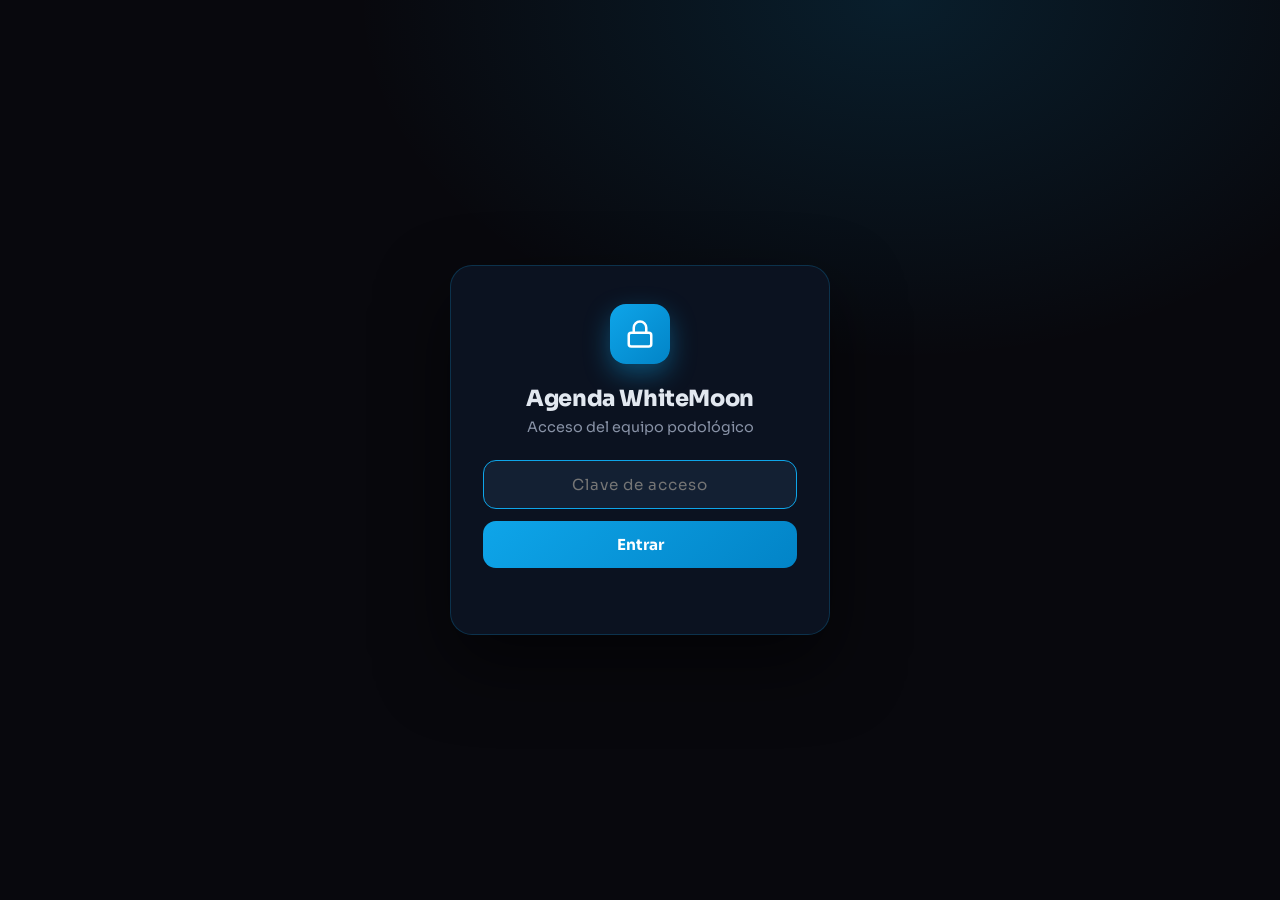
<file: agenda.html>
<!DOCTYPE html>
<html lang="es">
<head>
<meta charset="UTF-8">
<meta name="viewport" content="width=device-width,initial-scale=1">
<meta name="robots" content="noindex,nofollow">
<title>Agenda · WhiteMoon Podología</title>
<link rel="preconnect" href="https://fonts.googleapis.com">
<link rel="preconnect" href="https://fonts.gstatic.com" crossorigin>
<link href="https://fonts.googleapis.com/css2?family=Sora:wght@400;500;600;700;800&display=swap" rel="stylesheet">
<style>
*{margin:0;padding:0;box-sizing:border-box}
:root{
  --primary:#0ea5e9;
  --primary-dark:#0284c7;
  --bg:#08080d;
  --bg2:#0b1220;
  --panel:#0f172a;
  --card:#132033;
  --border:rgba(148,163,184,.14);
  --border2:rgba(14,165,233,.22);
  --text:#e2e8f0;
  --muted:#8892a6;
  --muted2:#64748b;
  --grad:linear-gradient(135deg,#0ea5e9 0%,#0284c7 100%);
  --agendada:#0ea5e9; --confirmada:#10b981; --completada:#94a3b8; --noshow:#ef4444; --cancelada:#475569;
}
html,body{height:100%}
body{font-family:'Sora',system-ui,-apple-system,Segoe UI,Roboto,sans-serif;background:radial-gradient(1200px 700px at 80% -10%,rgba(14,165,233,.10),transparent 60%),var(--bg);color:var(--text);-webkit-font-smoothing:antialiased;min-height:100vh}
button{font-family:inherit}

/* GATE */
#gate{position:fixed;inset:0;z-index:100;background:radial-gradient(900px 600px at 70% 0%,rgba(14,165,233,.14),transparent 60%),var(--bg);display:flex;align-items:center;justify-content:center;padding:24px}
#gate.hidden{display:none}
.gate-card{width:100%;max-width:380px;background:var(--bg2);border:1px solid var(--border2);border-radius:22px;padding:38px 32px;box-shadow:0 30px 70px rgba(0,0,0,.55);text-align:center}
.gate-ico{width:60px;height:60px;border-radius:16px;background:var(--grad);display:flex;align-items:center;justify-content:center;margin:0 auto 20px;box-shadow:0 10px 26px rgba(14,165,233,.4)}
.gate-ico svg{width:30px;height:30px;color:#fff}
.gate-card h1{font-size:1.4rem;font-weight:800;letter-spacing:-.4px;margin-bottom:6px}
.gate-card p{color:var(--muted);font-size:.9rem;margin-bottom:24px}
.gate-card input{width:100%;background:var(--card);border:1px solid var(--border2);color:var(--text);padding:14px 16px;border-radius:13px;font-size:.95rem;font-family:inherit;outline:none;margin-bottom:12px;text-align:center;letter-spacing:1px}
.gate-card input:focus{border-color:var(--primary)}
.gate-card button{width:100%;background:var(--grad);border:none;color:#fff;padding:14px;border-radius:13px;font-weight:700;font-size:.95rem;cursor:pointer;transition:opacity .2s}
.gate-card button:hover{opacity:.92}
.gate-err{color:#fca5a5;font-size:.82rem;height:18px;margin-top:10px}

/* TOPBAR */
.top{position:sticky;top:0;z-index:20;background:rgba(11,18,32,.82);backdrop-filter:blur(16px);border-bottom:1px solid var(--border2);padding:14px 26px}
.top-inner{max-width:1280px;margin:0 auto;display:flex;align-items:center;gap:20px;flex-wrap:wrap}
.brand{display:flex;align-items:center;gap:11px}
.brand .ico{width:38px;height:38px;border-radius:11px;background:var(--grad);display:flex;align-items:center;justify-content:center;box-shadow:0 8px 20px rgba(14,165,233,.38)}
.brand .ico svg{width:20px;height:20px;color:#fff}
.brand b{font-size:1.05rem;font-weight:800;letter-spacing:-.3px}
.brand span{display:block;font-size:.7rem;color:var(--muted);font-weight:600;letter-spacing:.5px;text-transform:uppercase}
.counters{display:flex;gap:10px;margin-left:auto}
.counter{background:var(--card);border:1px solid var(--border);border-radius:13px;padding:8px 16px;text-align:center;min-width:78px}
.counter b{display:block;font-size:1.25rem;font-weight:800;line-height:1;background:linear-gradient(135deg,#38bdf8,#34d399);-webkit-background-clip:text;background-clip:text;-webkit-text-fill-color:transparent}
.counter span{font-size:.66rem;color:var(--muted);font-weight:600;text-transform:uppercase;letter-spacing:.5px}
.logout{background:rgba(148,163,184,.10);border:1px solid var(--border);color:var(--muted);padding:9px 14px;border-radius:11px;font-size:.8rem;font-weight:600;cursor:pointer;transition:all .2s}
.logout:hover{color:var(--text);border-color:var(--border2)}

/* WEEK NAV */
.weeknav{max-width:1280px;margin:0 auto;padding:20px 26px 6px;display:flex;align-items:center;justify-content:space-between;gap:14px;flex-wrap:wrap}
.weeknav .range{font-size:1.15rem;font-weight:700;letter-spacing:-.3px}
.weeknav .range small{display:block;font-size:.74rem;color:var(--muted);font-weight:500;letter-spacing:.4px;text-transform:uppercase;margin-top:2px}
.wbtns{display:flex;gap:8px}
.wbtn{background:var(--card);border:1px solid var(--border2);color:var(--text);padding:9px 15px;border-radius:11px;font-size:.85rem;font-weight:600;cursor:pointer;transition:all .18s;display:inline-flex;align-items:center;gap:6px}
.wbtn:hover{background:rgba(14,165,233,.14);border-color:var(--primary)}
.wbtn.now{background:var(--grad);border-color:transparent;color:#fff}
.wbtn svg{width:15px;height:15px}

/* CALENDAR */
.wrap{max-width:1280px;margin:0 auto;padding:16px 26px 60px}
.loading{text-align:center;color:var(--muted);padding:60px 0;font-size:.9rem}
.calhead{display:grid;grid-template-columns:64px repeat(5,1fr);gap:0;position:sticky;top:70px;z-index:10}
.dh{padding:12px 8px;text-align:center;border-bottom:1px solid var(--border2)}
.dh:first-child{border-bottom:none}
.dh b{font-size:.95rem;font-weight:700}
.dh span{display:block;font-size:.68rem;color:var(--muted);text-transform:uppercase;letter-spacing:.6px;margin-top:2px}
.dh.today b{color:#7dd3fc}
.dh.today{background:rgba(14,165,233,.08);border-radius:12px 12px 0 0}
.calgrid{display:grid;grid-template-columns:64px repeat(5,1fr);gap:0}
.gutter{position:relative}
.gutter .tl{position:absolute;right:8px;transform:translateY(-50%);font-size:.68rem;color:var(--muted2);font-weight:500;white-space:nowrap}
.daycol{position:relative;border-left:1px solid var(--border)}
.daycol.today{background:rgba(14,165,233,.045)}
.slotline{position:absolute;left:0;right:0;height:1px;background:var(--border)}
.slotline.hour{background:rgba(148,163,184,.18)}
.midday{position:absolute;left:0;right:0;display:flex;align-items:center;justify-content:center;font-size:.64rem;color:var(--muted2);letter-spacing:1px;text-transform:uppercase;background:repeating-linear-gradient(-45deg,rgba(148,163,184,.05),rgba(148,163,184,.05) 6px,transparent 6px,transparent 12px);border-top:1px dashed var(--border);border-bottom:1px dashed var(--border)}
.midday.gut{background:none;border:none}

/* CITA BLOCK */
.cita{position:absolute;left:4px;right:4px;border-radius:9px;padding:6px 8px;overflow:hidden;cursor:pointer;border-left:3px solid;transition:transform .12s,box-shadow .12s;z-index:2}
.cita:hover{transform:translateY(-1px);box-shadow:0 8px 20px rgba(0,0,0,.4);z-index:3}
.cita .ct{font-size:.72rem;font-weight:700;line-height:1.1}
.cita .cn{font-size:.78rem;font-weight:600;margin-top:1px;white-space:nowrap;overflow:hidden;text-overflow:ellipsis}
.cita .cs{font-size:.68rem;opacity:.85;white-space:nowrap;overflow:hidden;text-overflow:ellipsis}
.cita.cancelada{opacity:.5}
.cita.cancelada .cn{text-decoration:line-through}

/* LIST (móvil) */
.list{display:none;padding-top:6px}
.daygroup{margin-bottom:22px}
.daygroup h3{font-size:.92rem;font-weight:700;margin-bottom:10px;padding-bottom:8px;border-bottom:1px solid var(--border2)}
.daygroup h3.today{color:#7dd3fc}
.daygroup .empty{color:var(--muted2);font-size:.82rem;padding:4px 0}
.lrow{display:flex;align-items:center;gap:12px;background:var(--card);border:1px solid var(--border);border-left:3px solid;border-radius:12px;padding:11px 13px;margin-bottom:8px;cursor:pointer;transition:border-color .18s}
.lrow:hover{border-color:var(--border2)}
.lrow .lt{font-size:.9rem;font-weight:700;min-width:44px}
.lrow .li b{font-size:.88rem;font-weight:600;display:block}
.lrow .li span{font-size:.76rem;color:var(--muted)}
.lrow.cancelada{opacity:.55}
.lrow.cancelada b{text-decoration:line-through}

.pill{display:inline-block;font-size:.66rem;font-weight:700;padding:3px 9px;border-radius:20px;text-transform:uppercase;letter-spacing:.4px;margin-left:auto;white-space:nowrap}

/* PANEL */
.scrim{position:fixed;inset:0;background:rgba(0,0,0,.5);backdrop-filter:blur(3px);z-index:40;opacity:0;pointer-events:none;transition:opacity .25s}
.scrim.open{opacity:1;pointer-events:auto}
.panel{position:fixed;top:0;right:0;height:100%;width:380px;max-width:92vw;background:var(--bg2);border-left:1px solid var(--border2);z-index:50;transform:translateX(100%);transition:transform .28s cubic-bezier(.4,0,.2,1);display:flex;flex-direction:column;box-shadow:-20px 0 60px rgba(0,0,0,.5)}
.panel.open{transform:translateX(0)}
.panel-head{padding:20px 22px;border-bottom:1px solid var(--border);display:flex;align-items:flex-start;gap:12px}
.panel-head .ph-t{flex:1}
.panel-head h2{font-size:1.15rem;font-weight:700;letter-spacing:-.3px}
.panel-head .sub{font-size:.8rem;color:var(--muted);margin-top:3px}
.panel-close{background:rgba(148,163,184,.12);border:none;color:var(--muted);width:32px;height:32px;border-radius:50%;cursor:pointer;font-size:1.2rem;line-height:1;flex-shrink:0}
.panel-close:hover{color:var(--text)}
.panel-body{flex:1;overflow-y:auto;padding:22px}
.field{margin-bottom:16px}
.field label{display:block;font-size:.68rem;color:var(--muted2);text-transform:uppercase;letter-spacing:.6px;font-weight:600;margin-bottom:4px}
.field div{font-size:.95rem;font-weight:500}
.field a{color:#7dd3fc;text-decoration:none}
.acts{display:grid;grid-template-columns:1fr 1fr;gap:9px;margin-top:22px}
.act{border:1px solid var(--border2);background:var(--card);color:var(--text);padding:12px;border-radius:12px;font-size:.86rem;font-weight:600;cursor:pointer;transition:all .18s}
.act:hover{transform:translateY(-1px)}
.act.confirm:hover{background:rgba(16,185,129,.16);border-color:var(--confirmada);color:#6ee7b7}
.act.done:hover{background:rgba(148,163,184,.16);border-color:var(--completada)}
.act.noshow:hover{background:rgba(239,68,68,.14);border-color:var(--noshow);color:#fca5a5}
.act.cancel:hover{background:rgba(239,68,68,.10);border-color:var(--noshow);color:#fca5a5}
.act.repro{grid-column:1/3}
.act.repro:hover{background:rgba(14,165,233,.14);border-color:var(--primary);color:#7dd3fc}
.act:disabled{opacity:.4;cursor:default;transform:none}
.repro-box{margin-top:18px;border-top:1px solid var(--border);padding-top:18px}
.repro-box .rt{font-size:.82rem;color:var(--muted);margin-bottom:10px}
.rchips{display:flex;flex-wrap:wrap;gap:8px}
.rchip{background:rgba(14,165,233,.10);border:1px solid var(--border2);color:#7dd3fc;padding:9px 13px;border-radius:11px;font-size:.82rem;font-weight:600;cursor:pointer;transition:all .15s}
.rchip:hover{background:var(--primary);color:#fff;border-color:var(--primary)}
.rdate{background:var(--card);border:1px solid var(--border2);color:var(--text);padding:9px 13px;border-radius:11px;font-size:.82rem;font-family:inherit;cursor:pointer;color-scheme:dark}

/* OBSERVACIONES */
.notas-box{margin-top:20px}
.notas-box>label{display:block;font-size:.68rem;color:var(--muted2);text-transform:uppercase;letter-spacing:.6px;font-weight:600;margin-bottom:6px}
.notas-box textarea{width:100%;min-height:88px;resize:vertical;background:var(--card);border:1px solid var(--border2);color:var(--text);border-radius:12px;padding:11px 13px;font-family:inherit;font-size:.88rem;line-height:1.5;outline:none;transition:border-color .18s}
.notas-box textarea:focus{border-color:var(--primary)}
.notas-box textarea::placeholder{color:var(--muted2)}
.notas-foot{display:flex;align-items:center;justify-content:space-between;gap:12px;margin-top:9px}
.notas-count{font-size:.72rem;color:var(--muted2);font-variant-numeric:tabular-nums}
.notas-count.over{color:#fca5a5}
.btn-notas{background:var(--grad);border:none;color:#fff;padding:9px 18px;border-radius:11px;font-size:.84rem;font-weight:700;cursor:pointer;font-family:inherit;transition:opacity .2s}
.btn-notas:hover{opacity:.92}
.btn-notas:disabled{opacity:.5;cursor:default}
.note-ico{margin-left:5px;font-size:.72rem;opacity:.95;cursor:default}

/* TOAST */
#toast{position:fixed;bottom:24px;left:50%;transform:translate(-50%,20px);background:var(--panel);border:1px solid var(--border2);color:var(--text);padding:13px 22px;border-radius:13px;font-size:.88rem;font-weight:600;z-index:80;opacity:0;pointer-events:none;transition:all .25s;box-shadow:0 16px 40px rgba(0,0,0,.5)}
#toast.show{opacity:1;transform:translate(-50%,0)}
#toast.ok{border-color:var(--confirmada)}
#toast.err{border-color:var(--noshow)}

/* TABS */
.tabs{display:flex;gap:4px;background:var(--card);border:1px solid var(--border);border-radius:12px;padding:4px}
.tab{background:none;border:none;color:var(--muted);padding:8px 16px;border-radius:9px;font-size:.86rem;font-weight:600;cursor:pointer;transition:all .18s}
.tab:hover{color:var(--text)}
.tab.active{background:var(--grad);color:#fff}
.pName.link{cursor:pointer;text-decoration:underline;text-decoration-color:rgba(125,211,252,.4);text-underline-offset:3px}
.pName.link:hover{color:#7dd3fc}

/* PANES (perfil / pacientes) */
.pane{max-width:820px;margin:0 auto;padding:22px 26px 60px}
.pane-h{font-size:1.4rem;font-weight:800;letter-spacing:-.4px;margin-bottom:18px}
.pane-top{display:flex;align-items:center;justify-content:space-between;gap:14px;margin-bottom:16px;flex-wrap:wrap}
.pane-top .pane-h{margin-bottom:0}
.back{background:none;border:none;color:var(--muted);font-size:.86rem;font-weight:600;cursor:pointer;padding:0;margin-bottom:12px}
.back:hover{color:#7dd3fc}

/* FORMS */
.form{background:var(--bg2);border:1px solid var(--border);border-radius:16px;padding:22px}
.fld{margin-bottom:16px}
.fld:last-child{margin-bottom:0}
.fld>label{display:block;font-size:.7rem;color:var(--muted2);text-transform:uppercase;letter-spacing:.6px;font-weight:600;margin-bottom:6px}
.inp{width:100%;background:var(--card);border:1px solid var(--border2);color:var(--text);border-radius:11px;padding:11px 13px;font-family:inherit;font-size:.9rem;outline:none;transition:border-color .18s}
.inp:focus{border-color:var(--primary)}
.inp::placeholder{color:var(--muted2)}
textarea.ta{min-height:90px;resize:vertical;line-height:1.5}
.saveline{display:flex;align-items:center;justify-content:space-between;gap:14px;margin-top:6px;flex-wrap:wrap}
.upd{font-size:.74rem;color:var(--muted2)}
.form-err{color:#fca5a5;font-size:.82rem;min-height:16px;margin:4px 0}
.btn-prim{background:var(--grad);border:none;color:#fff;padding:11px 20px;border-radius:11px;font-size:.86rem;font-weight:700;cursor:pointer;font-family:inherit;transition:opacity .2s}
.btn-prim:hover{opacity:.92}
.btn-prim:disabled{opacity:.5;cursor:default}
.btn-prim.wide{width:100%;margin-top:6px;padding:13px}
.help-box{background:rgba(14,165,233,.06);border:1px solid var(--border2);border-radius:14px;padding:18px 20px;margin-top:20px;font-size:.86rem;line-height:1.6;color:var(--muted)}
.help-box b{color:var(--text)}
.help-box ol{margin:8px 0 0;padding-left:20px}
.help-box li{margin-bottom:6px}
.help-box code{background:var(--card);border:1px solid var(--border);border-radius:6px;padding:2px 7px;font-size:.82rem;color:#7dd3fc}

/* PACIENTES */
.search{width:100%;background:var(--card);border:1px solid var(--border2);color:var(--text);border-radius:12px;padding:12px 15px;font-family:inherit;font-size:.9rem;outline:none;margin-bottom:16px}
.search:focus{border-color:var(--primary)}
.pac-list{display:flex;flex-direction:column;gap:10px}
.pac-card{display:flex;align-items:center;gap:18px;background:var(--bg2);border:1px solid var(--border);border-radius:14px;padding:15px 18px;cursor:pointer;transition:border-color .18s,transform .12s}
.pac-card:hover{border-color:var(--border2);transform:translateY(-1px)}
.pac-main{flex:1;min-width:0}
.pac-main b{display:block;font-size:.98rem;font-weight:700;white-space:nowrap;overflow:hidden;text-overflow:ellipsis}
.pac-main span{font-size:.82rem;color:var(--muted)}
.pac-stat{text-align:center;min-width:56px}
.pac-stat b{display:block;font-size:1rem;font-weight:800;color:#7dd3fc}
.pac-stat span{font-size:.66rem;color:var(--muted2);text-transform:uppercase;letter-spacing:.4px}
.ver-ficha{background:rgba(14,165,233,.10);border:1px solid var(--border2);color:#7dd3fc;padding:9px 14px;border-radius:10px;font-size:.8rem;font-weight:600;cursor:pointer;white-space:nowrap;font-family:inherit;transition:all .15s}
.pac-card:hover .ver-ficha{background:var(--primary);color:#fff;border-color:var(--primary)}
.pac-empty{color:var(--muted2);font-size:.88rem;text-align:center;padding:34px 0}

/* HISTORIAL */
.ficha-form{margin-bottom:26px}
.hist-h{font-size:1.05rem;font-weight:700;margin-bottom:14px}
.hist{display:flex;flex-direction:column;gap:10px}
.hist-row{background:var(--bg2);border:1px solid var(--border);border-left:3px solid;border-radius:12px;padding:13px 15px}
.hist-top{display:flex;align-items:center;justify-content:space-between;gap:10px;margin-bottom:5px}
.hist-when{font-size:.88rem;font-weight:700}
.hist-mid{font-size:.82rem;color:var(--muted)}
.hist-nota{font-size:.82rem;color:var(--text);background:var(--card);border-radius:9px;padding:8px 11px;margin-top:8px;line-height:1.5}

/* MODAL */
.modal-scrim{position:fixed;inset:0;background:rgba(0,0,0,.55);backdrop-filter:blur(3px);z-index:60;display:flex;align-items:center;justify-content:center;padding:20px;animation:mfade .2s ease}
@keyframes mfade{from{opacity:0}to{opacity:1}}
.modal{width:100%;max-width:420px;background:var(--bg2);border:1px solid var(--border2);border-radius:18px;box-shadow:0 30px 70px rgba(0,0,0,.55);overflow:hidden}
.modal-head{display:flex;align-items:center;justify-content:space-between;padding:18px 20px;border-bottom:1px solid var(--border)}
.modal-head h3{font-size:1.1rem;font-weight:700}
.modal-body{padding:20px}

/* ===== SERVICIOS ===== */
.srv-table{display:flex;flex-direction:column;gap:12px}
.srv-row{background:var(--bg2);border:1px solid var(--border);border-radius:14px;padding:15px 18px;display:flex;flex-wrap:wrap;align-items:center;gap:14px 22px;transition:border-color .18s,box-shadow .18s}
.srv-row.dirty{border-color:var(--border2);box-shadow:0 0 0 1px var(--border2)}
.srv-name{flex:1 1 150px;font-size:1rem;font-weight:700;min-width:0}
.srv-fld{display:flex;flex-direction:column;gap:5px}
.srv-fld>label{font-size:.64rem;color:var(--muted2);text-transform:uppercase;letter-spacing:.6px;font-weight:600}
.srv-inp{width:70px;background:var(--card);border:1px solid var(--border2);color:var(--text);border-radius:10px;padding:8px 10px;font-family:inherit;font-size:.9rem;text-align:center;outline:none;font-variant-numeric:tabular-nums}
.srv-inp:focus{border-color:var(--primary)}
.srv-inp::-webkit-outer-spin-button,.srv-inp::-webkit-inner-spin-button{-webkit-appearance:none;margin:0}
.srv-inp[type=number]{-moz-appearance:textfield}
.price-grp{display:inline-flex;align-items:center;gap:6px}
.price-grp .srv-inp{width:82px}
.step{width:30px;height:30px;border-radius:9px;border:1px solid var(--border2);background:var(--card);color:var(--text);font-size:1.15rem;font-weight:700;cursor:pointer;line-height:1;flex-shrink:0;transition:all .15s}
.step:hover{background:rgba(14,165,233,.14);border-color:var(--primary);color:#7dd3fc}
.sw{position:relative;display:inline-flex;width:46px;height:26px;cursor:pointer;flex-shrink:0}
.sw input{position:absolute;opacity:0;width:100%;height:100%;margin:0;cursor:pointer;z-index:2}
.sw .track{position:absolute;inset:0;background:var(--card);border:1px solid var(--border2);border-radius:20px;transition:.2s}
.sw .track::after{content:'';position:absolute;top:3px;left:3px;width:18px;height:18px;border-radius:50%;background:var(--muted);transition:.2s}
.sw input:checked~.track{background:rgba(16,185,129,.22);border-color:var(--confirmada)}
.sw input:checked~.track::after{transform:translateX(20px);background:#34d399}
.srv-upd{font-size:.72rem;color:var(--muted2);flex:1 1 90px;text-align:right;min-width:80px}
.srv-save{background:var(--grad);border:none;color:#fff;padding:9px 16px;border-radius:10px;font-size:.82rem;font-weight:700;cursor:pointer;font-family:inherit;transition:opacity .2s;display:none}
.srv-save:hover{opacity:.92}
.srv-save:disabled{opacity:.5;cursor:default}
.srv-row.dirty .srv-save{display:inline-block}
.srv-err{flex-basis:100%;color:#fca5a5;font-size:.8rem;margin:0}
.srv-note{background:rgba(14,165,233,.06);border:1px solid var(--border2);border-radius:12px;padding:13px 16px;margin-top:16px;font-size:.82rem;line-height:1.55;color:var(--muted)}

/* ===== ESTADÍSTICAS ===== */
.stat-seg{display:inline-flex;gap:4px;background:var(--card);border:1px solid var(--border);border-radius:12px;padding:4px;flex-wrap:wrap;margin-bottom:6px}
.seg-btn{background:none;border:none;color:var(--muted);padding:8px 14px;border-radius:9px;font-size:.83rem;font-weight:600;cursor:pointer;font-family:inherit;transition:.18s}
.seg-btn:hover{color:var(--text)}
.seg-btn.active{background:var(--grad);color:#fff}
.kpis{display:grid;grid-template-columns:repeat(auto-fit,minmax(150px,1fr));gap:14px;margin:22px 0 24px}
.kpi{background:var(--bg2);border:1px solid var(--border);border-radius:16px;padding:17px 19px}
.kpi b{display:block;font-size:1.8rem;font-weight:800;line-height:1.05;background:linear-gradient(135deg,#38bdf8,#34d399);-webkit-background-clip:text;background-clip:text;-webkit-text-fill-color:transparent;font-variant-numeric:tabular-nums;letter-spacing:-.5px}
.kpi>span{display:block;font-size:.7rem;color:var(--muted);text-transform:uppercase;letter-spacing:.5px;font-weight:600;margin-top:7px}
.kpi small{display:block;font-size:.72rem;color:var(--muted2);margin-top:4px}
.stat-card{background:var(--bg2);border:1px solid var(--border);border-radius:16px;padding:20px 22px;margin-bottom:18px}
.stat-card h3{font-size:1rem;font-weight:700;margin-bottom:4px}
.stat-card .sc-sub{font-size:.76rem;color:var(--muted2);margin-bottom:16px}
.stat-empty{color:var(--muted2);font-size:.86rem;padding:26px 0;text-align:center}
/* barras por tratamiento (horizontales) */
.tbar{margin-bottom:14px}
.tbar:last-child{margin-bottom:0}
.tbar-top{display:flex;justify-content:space-between;align-items:baseline;gap:10px;font-size:.85rem;margin-bottom:5px}
.tbar-name{font-weight:600;white-space:nowrap;overflow:hidden;text-overflow:ellipsis}
.tbar-val{color:var(--muted);white-space:nowrap;font-variant-numeric:tabular-nums;flex-shrink:0}
.tbar-val b{color:#7dd3fc;font-weight:700}
.tbar-val i{color:var(--muted2);font-style:normal}
.tbar-track{height:12px;background:var(--card);border-radius:8px;overflow:hidden}
.tbar-fill{height:100%;background:linear-gradient(90deg,#0ea5e9,#34d399);border-radius:8px;min-width:2px;transition:width .5s cubic-bezier(.4,0,.2,1)}
/* histograma de franjas (columnas verticales) */
.st-hist{display:flex;align-items:flex-end;gap:3px;height:168px;overflow-x:auto;padding-bottom:2px}
.hcol{flex:1 0 15px;display:flex;flex-direction:column;align-items:center;justify-content:flex-end;height:100%}
.hcol .hn{font-size:.62rem;color:var(--muted);margin-bottom:3px;font-variant-numeric:tabular-nums;height:12px}
.hcol .hbar{width:100%;max-width:24px;background:linear-gradient(180deg,#38bdf8,#0284c7);border-radius:5px 5px 0 0;min-height:2px}
.hcol.hot .hbar{background:linear-gradient(180deg,#34d399,#0ea5e9)}
.hcol .hl{font-size:.58rem;color:var(--muted2);margin-top:6px;white-space:nowrap;height:10px}
/* pacientes */
.pat-split{display:grid;grid-template-columns:1fr 1fr;gap:18px}
.nr-bar{height:18px;border-radius:9px;overflow:hidden;display:flex;margin:14px 0 12px;background:var(--card)}
.nr-new{background:#34d399}
.nr-rec{background:#0ea5e9}
.nr-legend{display:flex;gap:20px;font-size:.83rem;flex-wrap:wrap}
.nr-legend b{color:var(--text)}
.nr-legend i{display:inline-block;width:10px;height:10px;border-radius:3px;margin-right:7px;vertical-align:middle}
.top5{display:flex;flex-direction:column;gap:10px}
.top-row{display:flex;align-items:center;gap:12px;font-size:.88rem}
.top-rank{width:23px;height:23px;border-radius:7px;background:var(--card);border:1px solid var(--border);display:flex;align-items:center;justify-content:center;font-size:.72rem;font-weight:800;color:#7dd3fc;flex-shrink:0}
.top-name{font-weight:600;cursor:pointer;text-decoration:underline;text-decoration-color:rgba(125,211,252,.35);text-underline-offset:3px;white-space:nowrap;overflow:hidden;text-overflow:ellipsis}
.top-name:hover{color:#7dd3fc}
.top-n{margin-left:auto;color:var(--muted);font-size:.8rem;white-space:nowrap;flex-shrink:0}

@media(max-width:820px){
  .counters{order:3;width:100%;margin-left:0;justify-content:flex-start}
}
@media(max-width:600px){
  .top{padding:12px 16px}
  .weeknav{padding:16px 16px 4px}
  .weeknav .range{font-size:1.02rem}
  .wrap{padding:12px 16px 60px}
  .calhead,.calgrid{display:none}
  .list{display:block}
  .wbtn span{display:none}
  .wbtn{padding:9px 12px}
  .panel{width:100%;max-width:100%}
  .pane{padding:18px 16px 60px}
  .tabs{order:2}
  .pac-card{gap:12px;padding:13px 14px}
  .pac-stat{min-width:42px}
  .pac-stat b{font-size:.92rem}
  .ver-ficha{display:none}
  .srv-row{gap:12px 18px}
  .srv-name{flex:1 1 100%}
  .srv-upd{flex:1 1 100%;text-align:left}
  .kpis{grid-template-columns:1fr 1fr;gap:11px}
  .kpi{padding:14px 15px}
  .kpi b{font-size:1.5rem}
  .pat-split{grid-template-columns:1fr}
  .st-hist{height:150px}
  .hcol{flex:1 0 13px}
}
</style>
</head>
<body>

<!-- LOGIN -->
<div id="gate">
  <div class="gate-card">
    <div class="gate-ico">
      <svg viewBox="0 0 24 24" fill="none" stroke="currentColor" stroke-width="2" stroke-linecap="round" stroke-linejoin="round"><rect x="3" y="11" width="18" height="11" rx="2"/><path d="M7 11V7a5 5 0 0110 0v4"/></svg>
    </div>
    <h1>Agenda WhiteMoon</h1>
    <p>Acceso del equipo podológico</p>
    <input id="gate-in" type="password" placeholder="Clave de acceso" autocomplete="off" onkeydown="if(event.key==='Enter')doLogin()">
    <button onclick="doLogin()">Entrar</button>
    <div class="gate-err" id="gate-err"></div>
  </div>
</div>

<!-- APP -->
<div id="app" style="display:none">
  <div class="top">
    <div class="top-inner">
      <div class="brand">
        <div class="ico"><svg viewBox="0 0 24 24" fill="none" stroke="currentColor" stroke-width="2.2" stroke-linecap="round" stroke-linejoin="round"><path d="M12 2c-2 0-3.5 1.5-3.5 4 0 2 1 3.5 1 5.5 0 1.5-1 2.5-2 3.5-1.5 1.5-2 3-1 4.5 1 1.5 3 1 4.5 0 1-.7 2-1.5 3-1.5s2 .8 3 1.5c1.5 1 3.5 1.5 4.5 0 1-1.5 .5-3-1-4.5-1-1-2-2-2-3.5 0-2 1-3.5 1-5.5 0-2.5-1.5-4-3.5-4z"/></svg></div>
        <div><b>WhiteMoon</b><span>Agenda podológica</span></div>
      </div>
      <nav class="tabs">
        <button class="tab active" id="tab-agenda" onclick="showView('agenda')">Agenda</button>
        <button class="tab" id="tab-pacientes" onclick="showView('pacientes')">Pacientes</button>
        <button class="tab" id="tab-servicios" onclick="showView('servicios')">Servicios</button>
        <button class="tab" id="tab-estadisticas" onclick="showView('estadisticas')">Estadísticas</button>
        <button class="tab" id="tab-perfil" onclick="showView('perfil')">Perfil</button>
      </nav>
      <div class="counters" id="counters">
        <div class="counter"><b id="cHoy">0</b><span>Hoy</span></div>
        <div class="counter"><b id="cSem">0</b><span>Semana</span></div>
      </div>
      <button class="logout" onclick="logout()">Salir</button>
    </div>
  </div>

  <div id="view-agenda">
    <div class="weeknav">
      <div class="range"><span id="rangeMain">—</span><small id="rangeSub">Semana</small></div>
      <div class="wbtns">
        <button class="wbtn" onclick="shiftWeek(-1)"><svg viewBox="0 0 24 24" fill="none" stroke="currentColor" stroke-width="2.4" stroke-linecap="round" stroke-linejoin="round"><path d="M15 18l-6-6 6-6"/></svg><span>Anterior</span></button>
        <button class="wbtn now" onclick="thisWeek()">Esta semana</button>
        <button class="wbtn" onclick="shiftWeek(1)"><span>Siguiente</span><svg viewBox="0 0 24 24" fill="none" stroke="currentColor" stroke-width="2.4" stroke-linecap="round" stroke-linejoin="round"><path d="M9 18l6-6-6-6"/></svg></button>
      </div>
    </div>

    <div class="wrap">
      <div class="calhead" id="calhead"></div>
      <div class="calgrid" id="calgrid"></div>
      <div class="list" id="list"></div>
      <div class="loading" id="loading" style="display:none">Cargando agenda…</div>
    </div>
  </div>

  <div id="view-pacientes" style="display:none"></div>
  <div id="view-servicios" style="display:none"></div>
  <div id="view-estadisticas" style="display:none"></div>
  <div id="view-perfil" style="display:none"></div>
</div>

<div id="modalHost"></div>

<!-- PANEL -->
<div class="scrim" id="scrim" onclick="closePanel()"></div>
<aside class="panel" id="panel" aria-label="Detalle de cita">
  <div class="panel-head">
    <div class="ph-t">
      <h2 class="pName" id="pName">—</h2>
      <div class="sub" id="pWhen">—</div>
    </div>
    <button class="panel-close" onclick="closePanel()" aria-label="Cerrar">×</button>
  </div>
  <div class="panel-body" id="panelBody"></div>
</aside>

<div id="toast"></div>

<script>
// ===== CONFIG =====
var EDGE_URL = 'https://mlaqtniujnvfxcvcourm.supabase.co/functions/v1/podo-cita';
var CLAVE = 'podo2026';
var DOW  = ['Dom','Lun','Mar','Mié','Jue','Vie','Sáb'];
var DOWL = ['domingo','lunes','martes','miércoles','jueves','viernes','sábado'];
var MES  = ['ene','feb','mar','abr','may','jun','jul','ago','sep','oct','nov','dic'];
var ESTADOS = {
  agendada:{label:'Agendada', c:'#0ea5e9'},
  confirmada:{label:'Confirmada', c:'#10b981'},
  completada:{label:'Completada', c:'#94a3b8'},
  no_show:{label:'No show', c:'#ef4444'},
  cancelada:{label:'Cancelada', c:'#475569'}
};
function estadoInfo(e){ return ESTADOS[e] || ESTADOS.agendada; }

// franjas horarias (min desde medianoche)
var M_START=570, M_END=840, T_START=960, T_END=1200;  // 9:30-14:00 · 16:00-20:00
var PPM=46/30;        // px por minuto (fila 30min = 46px)
var SEP=36;           // banda separadora del mediodía
var M_H=(M_END-M_START)*PPM, T_H=(T_END-T_START)*PPM, TOTAL_H=M_H+SEP+T_H;

// ===== STATE =====
var currentMonday, citas=[], current=null;
var activeView='agenda', configCache=null, pacientesCache=[], fichaActual=null, searchTimer=null;

// ===== DATE HELPERS =====
function pad(n){ return (n<10?'0':'')+n; }
function madridToday(){
  var s=new Intl.DateTimeFormat('en-CA',{timeZone:'Europe/Madrid',year:'numeric',month:'2-digit',day:'2-digit'}).format(new Date());
  var p=s.split('-'); return {y:+p[0],m:+p[1],d:+p[2]};
}
function civilToUTC(c){ return Date.UTC(c.y,c.m-1,c.d); }
function fromUTC(ms){ var d=new Date(ms); return {y:d.getUTCFullYear(),m:d.getUTCMonth()+1,d:d.getUTCDate()}; }
function isoOf(c){ return c.y+'-'+pad(c.m)+'-'+pad(c.d); }
function dowOf(c){ return new Date(civilToUTC(c)).getUTCDay(); }
function addDays(c,n){ return fromUTC(civilToUTC(c)+n*86400000); }
function mondayOf(c){ var off=(dowOf(c)+6)%7; return fromUTC(civilToUTC(c)-off*86400000); }
function madridOffset(dateObj){
  try{
    var s=new Intl.DateTimeFormat('en-US',{timeZone:'Europe/Madrid',timeZoneName:'longOffset'}).format(dateObj);
    var m=s.match(/GMT([+-]\d{2}:\d{2})/); if(m) return m[1];
    var m2=s.match(/GMT([+-])(\d{1,2})/); if(m2) return m2[1]+pad(+m2[2])+':00';
  }catch(e){}
  return '+01:00';
}
function weekRange(monday){
  var next=addDays(monday,7);
  var offA=madridOffset(new Date(isoOf(monday)+'T12:00:00Z'));
  var offB=madridOffset(new Date(isoOf(next)+'T12:00:00Z'));
  return { desde: isoOf(monday)+'T00:00:00'+offA, hasta: isoOf(next)+'T00:00:00'+offB };
}
function nextBusinessDays(n){
  var out=[], ms=civilToUTC(madridToday()), guard=0;
  while(out.length<n && guard<20){
    var cc=fromUTC(ms), w=dowOf(cc);
    if(w>=1&&w<=5) out.push({iso:isoOf(cc), label:DOW[w]+' '+cc.d+' '+MES[cc.m-1]});
    ms+=86400000; guard++;
  }
  return out;
}
function minToStr(m){ return pad(Math.floor(m/60))+':'+pad(m%60); }
function minutesToY(m){
  if(m<=M_END) return (m-M_START)*PPM;
  return M_H+SEP+(m-T_START)*PPM;
}
// El backend devuelve cita_at en UTC (agenda) o con offset de Madrid (huecos).
// Convertimos el instante absoluto a hora de pared de Madrid (fecha + HH:MM).
function madridParts(isoStr){
  var d=new Date(isoStr);
  var parts=new Intl.DateTimeFormat('en-CA',{timeZone:'Europe/Madrid',year:'numeric',month:'2-digit',day:'2-digit',hour:'2-digit',minute:'2-digit',hour12:false}).formatToParts(d);
  var o={}; parts.forEach(function(p){ o[p.type]=p.value; });
  var hh=(o.hour==='24')?'00':o.hour;
  return { date:o.year+'-'+o.month+'-'+o.day, hm:hh+':'+o.minute, min:(+hh)*60+(+o.minute) };
}
function citaMinutes(c){ return c._md.min; }

// ===== NET =====
async function podo(payload){
  try{
    var r=await fetch(EDGE_URL,{method:'POST',headers:{'Content-Type':'application/json'},body:JSON.stringify(payload)});
    return await r.json();
  }catch(e){ return {ok:false,_neterr:true}; }
}
function toast(msg, kind){
  var t=document.getElementById('toast');
  t.textContent=msg; t.className='show '+(kind||'');
  clearTimeout(t._t); t._t=setTimeout(function(){ t.className=''; }, 2600);
}

// ===== AUTH =====
function doLogin(){
  var v=document.getElementById('gate-in').value.trim();
  if(v===CLAVE){
    try{ sessionStorage.setItem('podo_auth','1'); }catch(e){}
    enter();
  } else {
    document.getElementById('gate-err').textContent='Clave incorrecta';
  }
}
function logout(){
  try{ sessionStorage.removeItem('podo_auth'); }catch(e){}
  location.reload();
}
function enter(){
  document.getElementById('gate').classList.add('hidden');
  document.getElementById('app').style.display='block';
  currentMonday=mondayOf(madridToday());
  loadWeek();
}

// ===== LOAD & RENDER =====
async function loadWeek(){
  document.getElementById('loading').style.display='block';
  var r=weekRange(currentMonday);
  var res=await podo({action:'agenda', desde:r.desde, hasta:r.hasta});
  document.getElementById('loading').style.display='none';
  if(res._neterr){ toast('No se pudo conectar con la agenda','err'); citas=[]; }
  else { citas=(res&&res.citas)||[]; }
  citas.forEach(function(c){ c._md=madridParts(c.cita_at); });
  render();
}
function render(){
  var mon=currentMonday, fri=addDays(mon,4);
  var days=[]; for(var i=0;i<5;i++) days.push(addDays(mon,i));
  var todayIso=isoOf(madridToday());

  // rango + contadores
  document.getElementById('rangeMain').textContent = mon.d+' '+MES[mon.m-1]+' – '+fri.d+' '+MES[fri.m-1]+' '+fri.y;
  document.getElementById('rangeSub').textContent = 'Semana laboral · L a V';
  var activas=citas.filter(function(c){ return c.estado!=='cancelada'; });
  document.getElementById('cSem').textContent = activas.length;
  document.getElementById('cHoy').textContent = activas.filter(function(c){ return c._md.date===todayIso; }).length;

  renderHead(days, todayIso);
  renderGrid(days, todayIso);
  renderList(days, todayIso);
}
function renderHead(days, todayIso){
  var h=document.getElementById('calhead');
  h.innerHTML='<div class="dh"></div>';
  days.forEach(function(c){
    var t=isoOf(c)===todayIso;
    h.innerHTML+='<div class="dh'+(t?' today':'')+'"><b>'+DOW[dowOf(c)]+'</b><span>'+c.d+' '+MES[c.m-1]+'</span></div>';
  });
}
function renderGrid(days, todayIso){
  var g=document.getElementById('calgrid');
  g.innerHTML='';
  // gutter con etiquetas horarias
  var gut=document.createElement('div'); gut.className='gutter'; gut.style.height=TOTAL_H+'px';
  var m;
  for(m=M_START;m<=M_END;m+=30) gut.appendChild(tlabel(m));
  for(m=T_START;m<=T_END;m+=30) gut.appendChild(tlabel(m));
  var mg=document.createElement('div'); mg.className='midday gut'; mg.style.top=M_H+'px'; mg.style.height=SEP+'px';
  gut.appendChild(mg);
  g.appendChild(gut);

  days.forEach(function(c){
    var col=document.createElement('div');
    col.className='daycol'+(isoOf(c)===todayIso?' today':'');
    col.style.height=TOTAL_H+'px';
    // líneas de franja
    for(m=M_START;m<=M_END;m+=30) col.appendChild(sline(m));
    for(m=T_START;m<=T_END;m+=30) col.appendChild(sline(m));
    // banda mediodía
    var band=document.createElement('div'); band.className='midday';
    band.style.top=M_H+'px'; band.style.height=SEP+'px'; band.textContent='14:00 – 16:00';
    col.appendChild(band);
    // citas del día
    citas.filter(function(x){ return x._md.date===isoOf(c); }).forEach(function(x){
      col.appendChild(citaBlock(x));
    });
    g.appendChild(col);
  });
}
function tlabel(m){
  var d=document.createElement('div'); d.className='tl'; d.style.top=minutesToY(m)+'px'; d.textContent=minToStr(m);
  return d;
}
function sline(m){
  var d=document.createElement('div'); d.className='slotline'+(m%60===0?' hour':''); d.style.top=minutesToY(m)+'px';
  return d;
}
function citaBlock(c){
  var info=estadoInfo(c.estado);
  var start=citaMinutes(c), dur=c.duracion_min||30;
  var el=document.createElement('div');
  el.className='cita '+c.estado;
  el.style.top=minutesToY(start)+'px';
  el.style.height=Math.max(dur*PPM-3,26)+'px';
  el.style.background=hexA(info.c,.16);
  el.style.borderLeftColor=info.c;
  el.style.color=lighten(info.c);
  el.innerHTML='<div class="ct">'+minToStr(start)+'</div><div class="cn">'+esc(c.paciente_nombre)+noteIco(c)+'</div><div class="cs">'+esc(c.tratamiento||'')+'</div>';
  el.onclick=function(){ openPanel(c); };
  return el;
}
function renderList(days, todayIso){
  var wrap=document.getElementById('list'); wrap.innerHTML='';
  days.forEach(function(c){
    var iso=isoOf(c), t=iso===todayIso;
    var dayCitas=citas.filter(function(x){ return x._md.date===iso; })
                      .sort(function(a,b){ return citaMinutes(a)-citaMinutes(b); });
    var grp=document.createElement('div'); grp.className='daygroup';
    grp.innerHTML='<h3'+(t?' class="today"':'')+'>'+DOW[dowOf(c)]+' '+c.d+' '+MES[c.m-1]+(t?' · hoy':'')+'</h3>';
    if(!dayCitas.length){ grp.innerHTML+='<div class="empty">Sin citas</div>'; }
    else dayCitas.forEach(function(x){
      var info=estadoInfo(x.estado);
      var row=document.createElement('div');
      row.className='lrow '+x.estado; row.style.borderLeftColor=info.c;
      row.innerHTML='<div class="lt">'+minToStr(citaMinutes(x))+'</div>'+
        '<div class="li"><b>'+esc(x.paciente_nombre)+noteIco(x)+'</b><span>'+esc(x.tratamiento||'')+' · '+(x.duracion_min||30)+' min</span></div>'+
        '<span class="pill" style="background:'+hexA(info.c,.16)+';color:'+lighten(info.c)+'">'+info.label+'</span>';
      row.onclick=function(){ openPanel(x); };
      grp.appendChild(row);
    });
    wrap.appendChild(grp);
  });
}

// ===== PANEL =====
function openPanel(c){
  current=c;
  var info=estadoInfo(c.estado);
  var dp=c._md.date.split('-'), dc={y:+dp[0],m:+dp[1],d:+dp[2]};
  var whenTxt=DOWL[dowOf(dc)]+', '+dc.d+' '+MES[dc.m-1]+' · '+c._md.hm;
  var pn=document.getElementById('pName');
  pn.textContent=c.paciente_nombre;
  if(c.paciente_id){
    pn.classList.add('link'); pn.title='Ver ficha del paciente';
    pn.onclick=function(){ openPacienteFromCita(c.paciente_id); };
  } else {
    pn.classList.remove('link'); pn.title=''; pn.onclick=null;
  }
  document.getElementById('pWhen').textContent=whenTxt;
  var b=document.getElementById('panelBody');
  b.innerHTML=
    '<div class="field"><label>Estado</label><div><span class="pill" style="position:static;margin:0;background:'+hexA(info.c,.16)+';color:'+lighten(info.c)+'">'+info.label+'</span></div></div>'+
    '<div class="field"><label>Tratamiento</label><div>'+esc(c.tratamiento||'—')+' · '+(c.duracion_min||30)+' min</div></div>'+
    '<div class="field"><label>Teléfono</label><div><a href="tel:'+esc(c.paciente_telefono||'')+'">'+esc(c.paciente_telefono||'—')+'</a></div></div>'+
    (c.resena_enviada?'<div class="field"><label>Reseña GMB</label><div>✓ Enviada</div></div>':'')+
    '<div class="notas-box">'+
      '<label>Observaciones</label>'+
      '<textarea id="notasTa" maxlength="2000" oninput="updateNotasCount()" placeholder="Notas internas de la cita: material, avisos, seguimiento…">'+esc(c.notas||'')+'</textarea>'+
      '<div class="notas-foot">'+
        '<span class="notas-count" id="notasCount">0 / 2000</span>'+
        '<button class="btn-notas" id="notasBtn" onclick="saveNotas()">Guardar observaciones</button>'+
      '</div>'+
    '</div>'+
    '<div class="acts">'+
      '<button class="act confirm" onclick="act(\'confirmada\')">✓ Confirmar</button>'+
      '<button class="act done" onclick="act(\'completada\')">✔ Completada</button>'+
      '<button class="act noshow" onclick="act(\'no_show\')">✕ No show</button>'+
      '<button class="act cancel" onclick="act(\'cancelada\')">🗑 Cancelar</button>'+
      '<button class="act repro" onclick="startRepro()">🔁 Reprogramar</button>'+
    '</div>'+
    '<div id="reproBox"></div>';
  updateNotasCount();
  document.getElementById('scrim').classList.add('open');
  document.getElementById('panel').classList.add('open');
}
function closePanel(){
  document.getElementById('scrim').classList.remove('open');
  document.getElementById('panel').classList.remove('open');
  current=null;
}
async function act(estado){
  if(!current) return;
  var res=await podo({action:'estado', cita_id:current.id, estado:estado});
  if(res && res.ok!==false && !res._neterr){
    var msg = estado==='completada' ? 'Cita completada · reseña enviada' : 'Cita marcada como '+estadoInfo(estado).label.toLowerCase();
    toast(msg,'ok'); closePanel(); await loadWeek();
  } else {
    toast((res && res.reason) || 'No se pudo actualizar','err');
  }
}

// ===== OBSERVACIONES =====
function updateNotasCount(){
  var ta=document.getElementById('notasTa'), el=document.getElementById('notasCount');
  if(!ta||!el) return;
  var n=ta.value.length;
  el.textContent=n+' / 2000';
  el.classList.toggle('over', n>2000);
}
async function saveNotas(){
  if(!current) return;
  var ta=document.getElementById('notasTa'), btn=document.getElementById('notasBtn');
  if(!ta||!btn) return;
  var val=ta.value;
  var prev=btn.textContent;
  btn.disabled=true; btn.textContent='Guardando…';
  var res=await podo({action:'notas', cita_id:current.id, notas:val});
  btn.disabled=false; btn.textContent=prev;
  if(res && res.ok && !res._neterr){
    // refrescar en memoria sin cambiar de semana visible
    current.notas=val;
    var m=citas.filter(function(x){ return x.id===current.id; })[0];
    if(m) m.notas=val;
    render();
    toast(val.trim() ? 'Observaciones guardadas' : 'Observaciones eliminadas','ok');
  } else {
    toast((res && res.reason) || 'No se pudieron guardar las observaciones','err');
  }
}

// ===== REPROGRAMAR =====
function startRepro(){
  var box=document.getElementById('reproBox');
  box.innerHTML='<div class="repro-box"><div class="rt">Elige el nuevo día:</div><div class="rchips" id="rDays"></div></div>';
  var wrap=document.getElementById('rDays');
  nextBusinessDays(5).forEach(function(dd){
    var btn=document.createElement('button'); btn.className='rchip'; btn.textContent=dd.label;
    btn.onclick=function(){ reproSlots(dd.iso, dd.label); };
    wrap.appendChild(btn);
  });
  var inp=document.createElement('input'); inp.type='date'; inp.className='rdate'; inp.min=isoOf(madridToday());
  inp.onchange=function(){ if(inp.value){ var p=inp.value.split('-'),cc={y:+p[0],m:+p[1],d:+p[2]}; reproSlots(inp.value, DOW[dowOf(cc)]+' '+cc.d+' '+MES[cc.m-1]); } };
  wrap.appendChild(inp);
}
async function reproSlots(dia, label){
  var box=document.getElementById('reproBox');
  box.innerHTML='<div class="repro-box"><div class="rt">Buscando huecos para el '+label+'…</div></div>';
  var res=await podo({action:'huecos', dia:dia, duracion_min:(current&&current.duracion_min)||30});
  var huecos=(res&&res.huecos)||[];
  if(res._neterr){ box.innerHTML='<div class="repro-box"><div class="rt">Error de conexión. Inténtalo de nuevo.</div></div>'; return; }
  if(!huecos.length){
    box.innerHTML='<div class="repro-box"><div class="rt">Ese día está completo 😕. Prueba con otro.</div></div>';
    setTimeout(startRepro,1200); return;
  }
  box.innerHTML='<div class="repro-box"><div class="rt">Huecos libres el '+label+':</div><div class="rchips" id="rHours"></div></div>';
  var wrap=document.getElementById('rHours');
  huecos.slice(0,8).forEach(function(iso){
    var btn=document.createElement('button'); btn.className='rchip'; btn.textContent=iso.slice(11,16);
    btn.onclick=function(){ doRepro(iso); };
    wrap.appendChild(btn);
  });
}
async function doRepro(cita_at){
  if(!current) return;
  var res=await podo({action:'reprogramar', cita_id:current.id, cita_at:cita_at});
  if(res && res.ok && !res._neterr){
    toast('Cita reprogramada','ok'); closePanel(); await loadWeek();
  } else {
    toast((res && res.reason) || 'No se pudo reprogramar','err');
    if(current){ var p=cita_at.slice(0,10).split('-'),cc={y:+p[0],m:+p[1],d:+p[2]}; reproSlots(cita_at.slice(0,10), DOW[dowOf(cc)]+' '+cc.d+' '+MES[cc.m-1]); }
  }
}

// ===== WEEK NAV =====
function shiftWeek(n){ currentMonday=addDays(currentMonday,n*7); loadWeek(); }
function thisWeek(){ currentMonday=mondayOf(madridToday()); loadWeek(); }

// ===== VISTAS (Agenda | Pacientes | Perfil) =====
function applyViewVisibility(){
  ['agenda','pacientes','servicios','estadisticas','perfil'].forEach(function(x){
    document.getElementById('view-'+x).style.display = (x===activeView?'':'none');
    document.getElementById('tab-'+x).classList.toggle('active', x===activeView);
  });
  document.getElementById('counters').style.display = (activeView==='agenda'?'':'none');
}
function showView(v){
  activeView=v; applyViewVisibility();
  if(v==='pacientes') loadPacientes();
  if(v==='servicios') loadServicios();
  if(v==='estadisticas') loadStats();
  if(v==='perfil') loadPerfil();
}
function field(label, control){ return '<div class="fld"><label>'+label+'</label>'+control+'</div>'; }
function val(id){ var e=document.getElementById(id); return e?e.value:''; }
function fmtShort(iso){ if(!iso) return '—'; var p=madridParts(iso), d=p.date.split('-'); return (+d[2])+' '+MES[(+d[1])-1]; }
function fmtDateTime(iso){ if(!iso) return ''; var p=madridParts(iso), d=p.date.split('-'); return (+d[2])+' '+MES[(+d[1])-1]+' '+d[0]+' · '+p.hm; }

// ===== PERFIL =====
async function loadPerfil(){
  var host=document.getElementById('view-perfil');
  host.innerHTML='<div class="pane"><div class="pac-empty">Cargando perfil…</div></div>';
  var res=await podo({action:'config-get'});
  if(!res || res._neterr){ host.innerHTML='<div class="pane"><div class="pac-empty">No se pudo cargar el perfil.</div></div>'; return; }
  configCache=res.config||{};
  renderPerfil();
}
function renderPerfil(){
  var c=configCache||{};
  var upd = c.updated_at ? ('Última actualización: '+fmtDateTime(c.updated_at)) : '';
  document.getElementById('view-perfil').innerHTML=
    '<div class="pane">'+
      '<h2 class="pane-h">Perfil de la clínica</h2>'+
      '<div class="form">'+
        field('Nombre de la clínica','<input class="inp" id="cf-nombre" value="'+esc(c.clinica_nombre||'')+'" placeholder="WhiteMoon Podología">')+
        field('Nombre del gerente','<input class="inp" id="cf-gerente" value="'+esc(c.gerente_nombre||'')+'" placeholder="Nombre y apellidos">')+
        field('WhatsApp de avisos','<input class="inp" id="cf-wa" value="'+esc(c.wa_number||'')+'" placeholder="34600111222" inputmode="numeric">')+
        field('URL de reseñas Google','<input class="inp" id="cf-gmb" value="'+esc(c.gmb_url||'')+'" placeholder="https://g.page/r/…/review">')+
        '<div class="form-err" id="cf-err"></div>'+
        '<div class="saveline"><span class="upd" id="cf-upd">'+esc(upd)+'</span>'+
          '<button class="btn-prim" id="cf-save" onclick="savePerfil()">Guardar perfil</button></div>'+
      '</div>'+
      '<div class="help-box">'+
        '<b>¿Dónde llegan los avisos?</b>'+
        '<p>Las nuevas citas se avisan por <b>Telegram</b>. El token del bot vive en los Secrets de la Edge Function, nunca en esta página.</p>'+
        '<p>El WhatsApp de arriba es el número de contacto que ve el paciente, no el canal del aviso.</p>'+
      '</div>'+
    '</div>';
}
async function savePerfil(){
  var campos={
    clinica_nombre: val('cf-nombre'),
    gerente_nombre: val('cf-gerente'),
    wa_number: val('cf-wa').trim(),
    gmb_url: val('cf-gmb').trim()
  };
  var btn=document.getElementById('cf-save'), err=document.getElementById('cf-err');
  err.textContent=''; var prev=btn.textContent; btn.disabled=true; btn.textContent='Guardando…';
  var res=await podo({action:'config-set', campos:campos});
  btn.disabled=false; btn.textContent=prev;
  if(res && res.ok && !res._neterr){
    toast('Perfil guardado','ok');
    await loadPerfil();
  } else {
    err.textContent=(res && (res.error||res.reason)) || 'No se pudo guardar el perfil';
    toast('Revisa los datos del perfil','err');
  }
}

// ===== PACIENTES =====
function loadPacientes(){
  document.getElementById('view-pacientes').innerHTML=
    '<div class="pane">'+
      '<div class="pane-top"><h2 class="pane-h">Pacientes</h2>'+
        '<button class="btn-prim" onclick="openNuevoPaciente()">+ Nuevo paciente</button></div>'+
      '<input class="search" id="pac-q" placeholder="Buscar por nombre o teléfono…" autocomplete="off" oninput="onSearch(this.value)">'+
      '<div class="pac-list" id="pac-list"><div class="pac-empty">Cargando…</div></div>'+
    '</div>';
  fetchPacientes('');
}
function onSearch(v){
  clearTimeout(searchTimer);
  searchTimer=setTimeout(function(){ fetchPacientes(v.trim()); }, 300);
}
async function fetchPacientes(q){
  var res=await podo({action:'pacientes', q:q||''});
  var list=document.getElementById('pac-list');
  if(!list) return; // cambió de vista mientras cargaba
  if(!res || res._neterr){ list.innerHTML='<div class="pac-empty">No se pudo cargar el listado.</div>'; return; }
  pacientesCache=res.pacientes||[];
  renderPacRows(q||'');
}
function renderPacRows(q){
  var list=document.getElementById('pac-list'); if(!list) return;
  if(!pacientesCache.length){
    list.innerHTML='<div class="pac-empty">'+(q?('Sin resultados para "'+esc(q)+'"'):'No hay pacientes todavía')+'</div>';
    return;
  }
  list.innerHTML=pacientesCache.map(function(p){
    return '<div class="pac-card" onclick="openFicha(\''+p.id+'\')">'+
      '<div class="pac-main"><b>'+esc(p.nombre)+noteIco(p)+'</b><span>'+esc(p.telefono||'')+'</span></div>'+
      '<div class="pac-stat"><b>'+(p.n_citas||0)+'</b><span>visitas</span></div>'+
      '<div class="pac-stat"><b>'+(p.ultima_cita?fmtShort(p.ultima_cita):'—')+'</b><span>última</span></div>'+
      '<button class="ver-ficha">Ver ficha ›</button>'+
    '</div>';
  }).join('');
}
function openPacienteFromCita(id){
  closePanel();
  activeView='pacientes'; applyViewVisibility();
  openFicha(id);
}

// ===== FICHA DEL PACIENTE =====
async function openFicha(id){
  var host=document.getElementById('view-pacientes');
  host.innerHTML='<div class="pane"><div class="pac-empty">Cargando ficha…</div></div>';
  var res=await podo({action:'paciente-get', paciente_id:id});
  if(!res || !res.ok || res._neterr){ toast('No se pudo cargar la ficha','err'); loadPacientes(); return; }
  fichaActual=res.paciente;
  renderFicha(res.paciente, res.historial||[]);
}
function renderFicha(p, hist){
  var histHTML = hist.length ? hist.map(function(h){
    var info=estadoInfo(h.estado), mp=madridParts(h.cita_at), d=mp.date.split('-');
    var when=DOW[dowOf({y:+d[0],m:+d[1],d:+d[2]})]+' '+(+d[2])+' '+MES[(+d[1])-1]+' '+d[0]+' · '+mp.hm;
    return '<div class="hist-row" style="border-left-color:'+info.c+'">'+
      '<div class="hist-top"><span class="hist-when">'+when+'</span>'+
        '<span class="pill" style="position:static;margin:0;background:'+hexA(info.c,.16)+';color:'+lighten(info.c)+'">'+info.label+'</span></div>'+
      '<div class="hist-mid">'+esc(h.tratamiento||'—')+' · '+(h.duracion_min||30)+' min'+(h.resena_enviada?' · reseña ✓':'')+'</div>'+
      (hasNotas(h)?'<div class="hist-nota">📝 '+esc(h.notas)+'</div>':'')+
    '</div>';
  }).join('') : '<div class="pac-empty">Sin visitas registradas</div>';
  document.getElementById('view-pacientes').innerHTML=
    '<div class="pane">'+
      '<button class="back" onclick="loadPacientes()">‹ Volver a pacientes</button>'+
      '<h2 class="pane-h">'+esc(p.nombre)+'</h2>'+
      '<div class="form ficha-form">'+
        field('Nombre','<input class="inp" id="fi-nombre" value="'+esc(p.nombre||'')+'">')+
        field('Teléfono','<input class="inp" id="fi-tel" value="'+esc(p.telefono||'')+'" inputmode="numeric">')+
        field('Notas / antecedentes','<textarea class="inp ta" id="fi-notas" placeholder="Antecedentes, alergias, patologías, seguimiento…">'+esc(p.notas||'')+'</textarea>')+
        '<div class="form-err" id="fi-err"></div>'+
        '<div class="saveline"><span class="upd">Alta: '+fmtShort(p.created_at)+'</span>'+
          '<button class="btn-prim" id="fi-save" onclick="saveFicha()">Guardar ficha</button></div>'+
      '</div>'+
      '<h3 class="hist-h">Historial de visitas</h3>'+
      '<div class="hist">'+histHTML+'</div>'+
    '</div>';
}
async function saveFicha(){
  if(!fichaActual) return;
  var nombre=val('fi-nombre').trim(), tel=val('fi-tel').trim(), notas=val('fi-notas');
  var err=document.getElementById('fi-err'); err.textContent='';
  if(nombre.length<2){ err.textContent='El nombre es obligatorio.'; return; }
  if((tel.match(/\d/g)||[]).length<9){ err.textContent='El teléfono debe tener al menos 9 dígitos.'; return; }
  var btn=document.getElementById('fi-save'); var prev=btn.textContent; btn.disabled=true; btn.textContent='Guardando…';
  var res=await podo({action:'paciente-set', paciente_id:fichaActual.id, nombre:nombre, telefono:tel, notas:notas});
  btn.disabled=false; btn.textContent=prev;
  if(res && res.ok && !res._neterr){ toast('Ficha guardada','ok'); openFicha(fichaActual.id); }
  else { err.textContent=(res && (res.reason||res.error)) || 'No se pudo guardar la ficha'; }
}

// ===== NUEVO PACIENTE (modal) =====
function openNuevoPaciente(){
  document.getElementById('modalHost').innerHTML=
    '<div class="modal-scrim" onclick="closeModalBg(event)">'+
      '<div class="modal">'+
        '<div class="modal-head"><h3>Nuevo paciente</h3>'+
          '<button class="panel-close" onclick="closeModal()" aria-label="Cerrar">×</button></div>'+
        '<div class="modal-body">'+
          field('Nombre','<input class="inp" id="np-nombre" placeholder="Nombre y apellidos">')+
          field('Teléfono','<input class="inp" id="np-tel" placeholder="600111222" inputmode="numeric">')+
          field('Notas / antecedentes','<textarea class="inp ta" id="np-notas" placeholder="Opcional"></textarea>')+
          '<div class="form-err" id="np-err"></div>'+
          '<button class="btn-prim wide" id="np-save" onclick="saveNuevoPaciente()">Crear paciente</button>'+
        '</div>'+
      '</div>'+
    '</div>';
  setTimeout(function(){ var e=document.getElementById('np-nombre'); if(e) e.focus(); }, 60);
}
function closeModal(){ document.getElementById('modalHost').innerHTML=''; }
function closeModalBg(e){ if(e.target && e.target.classList.contains('modal-scrim')) closeModal(); }
async function saveNuevoPaciente(){
  var nombre=val('np-nombre').trim(), tel=val('np-tel').trim(), notas=val('np-notas');
  var err=document.getElementById('np-err'); err.textContent='';
  if(nombre.length<2){ err.textContent='El nombre es obligatorio.'; return; }
  if((tel.match(/\d/g)||[]).length<9){ err.textContent='El teléfono debe tener al menos 9 dígitos.'; return; }
  var btn=document.getElementById('np-save'); var prev=btn.textContent; btn.disabled=true; btn.textContent='Creando…';
  var res=await podo({action:'paciente-set', nombre:nombre, telefono:tel, notas:notas});
  btn.disabled=false; btn.textContent=prev;
  if(res && res.ok && !res._neterr){ closeModal(); toast('Paciente creado','ok'); loadPacientes(); }
  else { err.textContent=(res && (res.reason||res.error)) || 'No se pudo crear el paciente'; }
}

// ===== SERVICIOS =====
var tratamientosCache=[];
function byOrden(a,b){ return (a.orden||0)-(b.orden||0) || String(a.nombre).localeCompare(b.nombre); }
async function loadServicios(){
  var host=document.getElementById('view-servicios');
  host.innerHTML='<div class="pane"><h2 class="pane-h">Servicios</h2><div class="pac-empty">Cargando servicios…</div></div>';
  var res=await podo({action:'tratamientos-list'});
  if(!res || res._neterr || res.ok===false){
    host.innerHTML='<div class="pane"><h2 class="pane-h">Servicios</h2><div class="pac-empty">No se pudieron cargar los servicios.</div></div>';
    return;
  }
  tratamientosCache=(res.tratamientos||[]).slice().sort(byOrden);
  renderServicios();
}
function renderServicios(){
  var rows=tratamientosCache.map(function(t){
    var pre=(t.precio_eur!=null?Number(t.precio_eur):0).toFixed(2);
    var dur=(t.duracion_min!=null?t.duracion_min:30);
    var upd=t.updated_at?('Modif. '+fmtShort(t.updated_at)):'—';
    return '<div class="srv-row" id="srv-row-'+t.id+'" data-dur="'+dur+'" data-pre="'+pre+'" data-act="'+(t.activo?1:0)+'">'+
      '<div class="srv-name">'+esc(t.nombre)+'</div>'+
      '<div class="srv-fld"><label>Duración</label>'+
        '<div class="price-grp"><input class="srv-inp" type="number" inputmode="numeric" step="5" id="srv-dur-'+t.id+'" value="'+dur+'" oninput="srvDirty(\''+t.id+'\')"><span class="srv-upd" style="flex:0;min-width:0">min</span></div>'+
      '</div>'+
      '<div class="srv-fld"><label>Precio</label>'+
        '<div class="price-grp">'+
          '<button class="step" onclick="srvStep(\''+t.id+'\',-5)" aria-label="Bajar 5€">−</button>'+
          '<input class="srv-inp" type="number" inputmode="decimal" step="0.01" id="srv-pre-'+t.id+'" value="'+pre+'" oninput="srvDirty(\''+t.id+'\')">'+
          '<button class="step" onclick="srvStep(\''+t.id+'\',5)" aria-label="Subir 5€">+</button>'+
          '<span class="srv-upd" style="flex:0;min-width:0">€</span>'+
        '</div>'+
      '</div>'+
      '<div class="srv-fld"><label>Activo</label>'+
        '<label class="sw"><input type="checkbox" id="srv-act-'+t.id+'" '+(t.activo?'checked':'')+' onchange="srvDirty(\''+t.id+'\')"><span class="track"></span></label>'+
      '</div>'+
      '<span class="srv-upd">'+esc(upd)+'</span>'+
      '<button class="srv-save" id="srv-save-'+t.id+'" onclick="srvSave(\''+t.id+'\')">Guardar</button>'+
      '<div class="srv-err" id="srv-err-'+t.id+'"></div>'+
    '</div>';
  }).join('');
  document.getElementById('view-servicios').innerHTML=
    '<div class="pane">'+
      '<h2 class="pane-h">Servicios y precios</h2>'+
      '<div class="srv-table">'+(rows||'<div class="pac-empty">No hay tratamientos en el catálogo.</div>')+'</div>'+
      '<div class="srv-note">El precio se aplica a las estadísticas desde ahora; las citas pasadas se valoran con el precio actual.</div>'+
    '</div>';
}
function srvStep(id, delta){
  var inp=document.getElementById('srv-pre-'+id); if(!inp) return;
  var v=parseFloat(inp.value); if(isNaN(v)) v=0;
  v=Math.max(0, v+delta);
  inp.value=v.toFixed(2);
  srvDirty(id);
}
function srvDirty(id){
  var row=document.getElementById('srv-row-'+id); if(!row) return;
  var dur=document.getElementById('srv-dur-'+id).value.trim();
  var pre=parseFloat(document.getElementById('srv-pre-'+id).value);
  var preStr=isNaN(pre)?'':pre.toFixed(2);
  var act=document.getElementById('srv-act-'+id).checked?'1':'0';
  var dirty=(dur!==row.dataset.dur)||(preStr!==row.dataset.pre)||(act!==row.dataset.act);
  row.classList.toggle('dirty', dirty);
  if(!dirty){ var er=document.getElementById('srv-err-'+id); if(er) er.textContent=''; }
}
async function srvSave(id){
  var row=document.getElementById('srv-row-'+id); if(!row) return;
  var err=document.getElementById('srv-err-'+id), btn=document.getElementById('srv-save-'+id);
  err.textContent='';
  var durRaw=document.getElementById('srv-dur-'+id).value.trim();
  var preRaw=document.getElementById('srv-pre-'+id).value.trim();
  var campos={
    duracion_min: parseInt(durRaw,10),
    precio_eur: Math.round(parseFloat(preRaw)*100)/100,
    activo: document.getElementById('srv-act-'+id).checked
  };
  if(durRaw===''||isNaN(campos.duracion_min)){ err.textContent='Indica una duración válida.'; return; }
  if(preRaw===''||isNaN(campos.precio_eur)){ err.textContent='Indica un precio válido.'; return; }
  var prev=btn.textContent; btn.disabled=true; btn.textContent='Guardando…';
  var res=await podo({action:'tratamiento-set', id:id, campos:campos});
  btn.disabled=false; btn.textContent=prev;
  if(res && res.ok && !res._neterr){
    toast('Servicio actualizado','ok');
    loadServicios();
  } else {
    err.textContent=(res && (res.error||res.reason)) || 'No se pudo guardar el servicio';
    toast('Revisa los datos del servicio','err');
  }
}

// ===== ESTADÍSTICAS =====
var currentStatRange='mes';
var STAT_LABELS={ mes:'Este mes', mespasado:'Mes pasado', sem4:'Últimas 4 semanas', anio:'Este año' };
function addMonth(c,n){ var idx=c.m-1+n, y=c.y+Math.floor(idx/12), m=((idx%12)+12)%12; return {y:y,m:m+1,d:1}; }
function rangeIso(fromC, toC){
  var offA=madridOffset(new Date(isoOf(fromC)+'T12:00:00Z'));
  var offB=madridOffset(new Date(isoOf(toC)+'T12:00:00Z'));
  return { desde: isoOf(fromC)+'T00:00:00'+offA, hasta: isoOf(toC)+'T00:00:00'+offB };
}
function statRange(key){
  var t=madridToday(), from, to;
  if(key==='mespasado'){ to={y:t.y,m:t.m,d:1}; from=addMonth(to,-1); }
  else if(key==='sem4'){ from=addDays(t,-27); to=addDays(t,1); }
  else if(key==='anio'){ from={y:t.y,m:1,d:1}; to={y:t.y+1,m:1,d:1}; }
  else { from={y:t.y,m:t.m,d:1}; to=addMonth(from,1); }
  return rangeIso(from,to);
}
function fmtHoras(min){
  var h=Math.floor(min/60), m=min%60;
  if(h===0) return m+'m';
  if(m===0) return h+'h';
  return h+'h '+m+'m';
}
function eur(n){ return (n||0).toLocaleString('es-ES',{minimumFractionDigits:2,maximumFractionDigits:2})+' €'; }
function statSeg(){
  return '<div class="stat-seg">'+Object.keys(STAT_LABELS).map(function(k){
    return '<button class="seg-btn'+(k===currentStatRange?' active':'')+'" onclick="setStatRange(\''+k+'\')">'+STAT_LABELS[k]+'</button>';
  }).join('')+'</div>';
}
function setStatRange(k){ currentStatRange=k; loadStats(); }
var statLoadSeq=0;
async function loadStats(){
  var seq=++statLoadSeq;
  var host=document.getElementById('view-estadisticas');
  host.innerHTML='<div class="pane"><div class="pane-top"><h2 class="pane-h">Estadísticas</h2></div>'+statSeg()+
    '<div class="stat-empty" id="stat-body">Calculando…</div></div>';
  var r=statRange(currentStatRange);
  var reqs=[
    podo({action:'agenda', desde:r.desde, hasta:r.hasta}),
    podo({action:'tratamientos-list'}),
    podo({action:'agenda', desde:'2020-01-01T00:00:00+01:00', hasta:r.desde})
  ];
  var out=await Promise.all(reqs);
  if(seq!==statLoadSeq) return; // llegó una petición más reciente
  var body=document.getElementById('stat-body'); if(!body) return; // cambió de vista
  var ag=out[0], tr=out[1], bf=out[2];
  if((ag&&ag._neterr) || (tr&&tr._neterr)){
    body.className='stat-empty'; body.textContent='No se pudieron cargar las estadísticas.'; return;
  }
  var citas=(ag&&ag.citas)||[];
  var tratamientos=(tr&&tr.tratamientos)||[];
  var before=(bf&&!bf._neterr&&bf.citas)||[];
  renderStats(computeStats(citas, tratamientos, before));
}
function computeStats(citas, tratamientos, beforeCitas){
  citas.forEach(function(c){ c._md=madridParts(c.cita_at); });
  var precio={}; tratamientos.forEach(function(t){ if(t.nombre!=null) precio[t.nombre]=(t.precio_eur!=null?Number(t.precio_eur):null); });
  var total=citas.length;
  var comp=citas.filter(function(e){ return e.estado==='completada'; });
  var noShow=citas.filter(function(e){ return e.estado==='no_show'; }).length;
  var cancel=citas.filter(function(e){ return e.estado==='cancelada'; }).length;
  var denom=total-cancel;
  var noShowPct=denom>0 ? (noShow/denom*100) : 0;
  var horas=comp.reduce(function(s,e){ return s+(e.duracion_min||30); }, 0);
  var fact=0, sinPrecio=0, perTrat={};
  comp.forEach(function(e){
    var name=e.tratamiento || '(sin tratamiento)';
    var p=precio[name];
    var has=(p!=null);
    var val=has?p:0;
    fact+=val;
    if(!has) sinPrecio++;
    if(!perTrat[name]) perTrat[name]={name:name, count:0, euros:0, has:has};
    perTrat[name].count++; perTrat[name].euros+=val;
  });
  var ticket=comp.length ? fact/comp.length : 0;
  var trats=Object.keys(perTrat).map(function(k){ return perTrat[k]; })
    .sort(function(a,b){ return b.euros-a.euros || b.count-a.count; });
  // histograma 9:30–20:00 en franjas de 30 min (todas menos canceladas)
  var slots=[]; for(var m=570;m<1200;m+=30) slots.push({m:m, count:0});
  citas.filter(function(e){ return e.estado!=='cancelada'; }).forEach(function(e){
    var mm=e._md.min;
    if(mm>=570 && mm<1200){ var idx=Math.floor((mm-570)/30); if(slots[idx]) slots[idx].count++; }
  });
  // pacientes
  var beforeSet={}; beforeCitas.forEach(function(e){ if(e.paciente_id) beforeSet[e.paciente_id]=1; });
  var uniq={}, nuevos=0, recur=0;
  citas.forEach(function(e){ if(e.paciente_id) uniq[e.paciente_id]=1; });
  Object.keys(uniq).forEach(function(id){ if(beforeSet[id]) recur++; else nuevos++; });
  var vc={}, vn={};
  citas.filter(function(e){ return e.estado!=='cancelada'; }).forEach(function(e){
    if(!e.paciente_id) return;
    vc[e.paciente_id]=(vc[e.paciente_id]||0)+1; vn[e.paciente_id]=e.paciente_nombre;
  });
  var top=Object.keys(vc).map(function(id){ return {id:id, n:vc[id], nombre:vn[id]}; })
    .sort(function(a,b){ return b.n-a.n; }).slice(0,5);
  return {
    total:total, comp:comp.length, noShow:noShow, noShowPct:noShowPct,
    horas:horas, fact:fact, ticket:ticket, sinPrecio:sinPrecio,
    trats:trats, slots:slots, nuevos:nuevos, recur:recur, top:top, hasData:total>0
  };
}
function renderStats(s){
  var body=document.getElementById('stat-body'); if(!body) return;
  if(!s.hasData){
    body.className='stat-empty'; body.textContent='Sin citas en este rango'; return;
  }
  body.className='';
  var kpis='<div class="kpis">'+
    kpi(s.total, 'Citas totales')+
    kpi(s.comp, 'Completadas')+
    kpi(s.noShowPct.toFixed(0)+'%', 'No-show', s.noShow+(s.noShow===1?' cita':' citas'))+
    kpi(fmtHoras(s.horas), 'Horas de atención')+
    kpi(eur(s.fact), 'Facturación estim.', s.sinPrecio? (s.sinPrecio+' sin precio') : '')+
    kpi(eur(s.ticket), 'Ticket medio')+
  '</div>';

  // B) barras por tratamiento
  var maxEur=Math.max.apply(null, s.trats.map(function(t){ return t.euros; }).concat([0.0001]));
  var totalEur=s.trats.reduce(function(a,t){ return a+t.euros; },0) || 1;
  var barsHTML = s.trats.length ? s.trats.map(function(t){
    var pct=Math.round(t.euros/totalEur*100);
    var w=Math.max(t.euros/maxEur*100, t.euros>0?4:0);
    return '<div class="tbar">'+
      '<div class="tbar-top"><span class="tbar-name">'+esc(t.name)+(t.has?'':' <i>· sin precio</i>')+'</span>'+
        '<span class="tbar-val"><b>'+eur(t.euros)+'</b> · '+t.count+' cita'+(t.count===1?'':'s')+' · '+pct+'%</span></div>'+
      '<div class="tbar-track"><div class="tbar-fill" style="width:'+w+'%"></div></div>'+
    '</div>';
  }).join('') : '<div class="stat-empty">Sin citas completadas en el rango</div>';
  var secB='<div class="stat-card"><h3>Ingresos por tratamiento</h3>'+
    '<div class="sc-sub">Citas completadas · ordenado por facturación</div>'+barsHTML+'</div>';

  // C) histograma de franjas
  var maxCount=Math.max.apply(null, s.slots.map(function(x){ return x.count; }).concat([1]));
  var colsHTML=s.slots.map(function(x){
    var hh=Math.round(x.count/maxCount*118);
    var lbl=(x.m%60===0)?minToStr(x.m):'';
    var hot=(x.count===maxCount && x.count>0)?' hot':'';
    return '<div class="hcol'+hot+'"><div class="hn">'+(x.count||'')+'</div>'+
      '<div class="hbar" style="height:'+Math.max(hh,x.count>0?4:2)+'px"></div>'+
      '<div class="hl">'+lbl+'</div></div>';
  }).join('');
  var secC='<div class="stat-card"><h3>Ocupación por franja horaria</h3>'+
    '<div class="sc-sub">Citas (todas menos canceladas) por media hora · hora de Madrid</div>'+
    '<div class="st-hist">'+colsHTML+'</div></div>';

  // D) pacientes
  var totPac=s.nuevos+s.recur;
  var pNew=totPac? Math.round(s.nuevos/totPac*100):0;
  var nrBar = totPac
    ? '<div class="nr-bar"><div class="nr-new" style="width:'+(s.nuevos/totPac*100)+'%"></div><div class="nr-rec" style="width:'+(s.recur/totPac*100)+'%"></div></div>'
    : '<div class="nr-bar"></div>';
  var secDnew='<div class="stat-card"><h3>Nuevos vs recurrentes</h3>'+
    '<div class="sc-sub">'+totPac+' paciente'+(totPac===1?'':'s')+' con cita en el rango</div>'+
    nrBar+
    '<div class="nr-legend"><span><i class="nr-new"></i>Nuevos: <b>'+s.nuevos+'</b> ('+pNew+'%)</span>'+
      '<span><i class="nr-rec"></i>Recurrentes: <b>'+s.recur+'</b></span></div></div>';
  var topHTML=s.top.length ? '<div class="top5">'+s.top.map(function(t,i){
    return '<div class="top-row"><span class="top-rank">'+(i+1)+'</span>'+
      '<span class="top-name" onclick="openFichaFromStats(\''+t.id+'\')">'+esc(t.nombre||'—')+'</span>'+
      '<span class="top-n">'+t.n+' visita'+(t.n===1?'':'s')+'</span></div>';
  }).join('')+'</div>' : '<div class="stat-empty">Sin visitas en el rango</div>';
  var secDtop='<div class="stat-card"><h3>Top 5 pacientes</h3>'+
    '<div class="sc-sub">Por número de visitas en el rango</div>'+topHTML+'</div>';

  body.innerHTML=kpis+secB+secC+'<div class="pat-split">'+secDnew+secDtop+'</div>';
}
function kpi(num, label, sub){
  return '<div class="kpi"><b>'+num+'</b><span>'+label+'</span>'+(sub?('<small>'+esc(String(sub))+'</small>'):'')+'</div>';
}
function openFichaFromStats(id){
  activeView='pacientes'; applyViewVisibility();
  openFicha(id);
}

// ===== UTILS =====
function hasNotas(c){ return !!(c && c.notas!=null && String(c.notas).trim()!==''); }
function noteIco(c){ return hasNotas(c) ? ' <span class="note-ico" title="Tiene observaciones">📝</span>' : ''; }
function esc(s){ return String(s==null?'':s).replace(/[&<>"']/g,function(m){ return {'&':'&amp;','<':'&lt;','>':'&gt;','"':'&quot;',"'":'&#39;'}[m]; }); }
function hexA(hex,a){ var n=parseInt(hex.slice(1),16); return 'rgba('+((n>>16)&255)+','+((n>>8)&255)+','+(n&255)+','+a+')'; }
function lighten(hex){
  var n=parseInt(hex.slice(1),16), r=(n>>16)&255, g=(n>>8)&255, b=n&255;
  r=Math.round(r+(255-r)*.55); g=Math.round(g+(255-g)*.55); b=Math.round(b+(255-b)*.55);
  return 'rgb('+r+','+g+','+b+')';
}

// ===== INIT =====
(function(){
  var authed=false;
  try{ authed=sessionStorage.getItem('podo_auth')==='1'; }catch(e){}
  if(authed) enter();
  else document.getElementById('gate-in').focus();
})();
</script>
</body>
</html>
</file>
<file: assets/css/style.css>
/* =========================================================================
   WhiteMoon Podología — tema "blanco médico" (azul + verde claro)
   Contraste AA medido: los tonos claros (--blue-lt / --green-lt) SOLO se
   usan como fondo, badge o detalle; texto y botones usan las versiones
   profundas (--blue #1a6f9c 5.53:1 · --green #0f7a61 5.28:1 sobre blanco).
   ========================================================================= */
/* Fuentes auto-hospedadas: subset latin y eje de peso recortado a lo que se
   usa (400-600 en cuerpo, 600-800 en titulares). Sin peticiones a terceros.
   Se repiten aquí para la ruta <noscript>, donde no hay CSS crítico. */
@font-face{font-family:"Inter var";src:url(../fonts/inter-var.woff2) format("woff2");font-weight:400 600;font-style:normal;font-display:swap}
@font-face{font-family:"Jakarta var";src:url(../fonts/jakarta-var.woff2) format("woff2");font-weight:600 800;font-style:normal;font-display:swap}
:root{
  --white:#ffffff;
  --bone:#f4f9fb;            /* blanco hueso con tinte azul muy suave */
  --surface:#ffffff;

  --ink:#16323d;             /* azul marino oscuro — 13.48:1 sobre blanco */
  --ink-2:#28505f;           /* párrafos — 8.74:1 */
  --muted:#4f6b78;           /* secundario — 5.67:1 */

  --blue:#1a6f9c;            /* AA para texto y botones — 5.53:1 */
  --blue-deep:#145a80;       /* hover — 7.49:1 */
  --blue-lt:#7cc4e8;         /* SOLO fondo/badge/detalle */
  --blue-chip:#e8f3fa;
  --green:#0f7a61;           /* AA para texto y botones — 5.28:1 */
  --green-deep:#0c6250;      /* hover — 7.30:1 */
  --green-lt:#7fd8bf;        /* SOLO fondo/badge/detalle */
  --green-chip:#e3f6f0;

  --line:#e3edf2;
  --line-2:#cfe0e9;

  --sh-sm:0 1px 2px rgba(22,50,61,.05),0 2px 8px rgba(22,50,61,.04);
  --sh-md:0 2px 6px rgba(22,50,61,.05),0 12px 28px -12px rgba(22,50,61,.14);
  --sh-lg:0 4px 12px rgba(22,50,61,.06),0 26px 60px -26px rgba(26,111,156,.34);

  --display:"Jakarta var",system-ui,-apple-system,sans-serif;
  --body:"Inter var",system-ui,-apple-system,sans-serif;
  --maxw:1240px;
  --nav-h:80px;
}
*{margin:0;padding:0;box-sizing:border-box}
html{scroll-behavior:smooth;scroll-padding-top:calc(var(--nav-h) + 16px);-webkit-text-size-adjust:100%}
body{
  background:var(--white);color:var(--ink-2);
  font-family:var(--body);font-size:16px;line-height:1.65;
  overflow-x:hidden;-webkit-font-smoothing:antialiased;text-rendering:optimizeLegibility;
}
::selection{background:var(--blue);color:#fff}
a{color:inherit;text-decoration:none}
img,video{max-width:100%;display:block}
button,input{font:inherit;color:inherit}
h1,h2,h3,h4{font-family:var(--display);color:var(--ink);line-height:1.08;letter-spacing:-.022em;font-weight:800}
:where(a,button,input,summary,[tabindex]):focus-visible{outline:3px solid var(--blue);outline-offset:3px;border-radius:6px}

.wrap{max-width:var(--maxw);margin:0 auto;padding:0 32px}
.sr-only{position:absolute;width:1px;height:1px;padding:0;margin:-1px;overflow:hidden;clip:rect(0 0 0 0);white-space:nowrap;border:0}

.eyebrow{
  font-family:var(--display);font-weight:700;text-transform:uppercase;
  letter-spacing:.16em;font-size:.72rem;color:var(--blue);
  display:inline-flex;align-items:center;gap:.75em;
}
.eyebrow::before{content:"";width:26px;height:2px;border-radius:2px;background:var(--blue-lt);flex-shrink:0}
.eyebrow.green{color:var(--green)}
.eyebrow.green::before{background:var(--green-lt)}

/* ---------- Botones ---------- */
.btn{
  display:inline-flex;align-items:center;justify-content:center;gap:9px;
  font-family:var(--display);font-weight:700;font-size:.95rem;letter-spacing:-.01em;
  padding:14px 26px;border-radius:10px;border:1.5px solid transparent;
  background:var(--blue);color:#fff;cursor:pointer;
  transition:background .25s,transform .2s,box-shadow .3s,border-color .25s;
}
.btn svg{width:19px;height:19px;flex-shrink:0}
.btn:hover{background:var(--blue-deep);transform:translateY(-2px);box-shadow:0 14px 30px -12px rgba(26,111,156,.55)}
.btn--green{background:var(--green)}
.btn--green:hover{background:var(--green-deep);box-shadow:0 14px 30px -12px rgba(15,122,97,.5)}
.btn--ghost{background:var(--white);color:var(--blue);border-color:var(--line-2)}
.btn--ghost:hover{background:var(--blue-chip);color:var(--blue-deep);border-color:var(--blue-lt);box-shadow:none}
.btn--sm{padding:11px 20px;font-size:.88rem;border-radius:9px}
.btn--block{width:100%}

/* ---------- NAV ---------- */
.nav{position:fixed;inset:0 0 auto 0;z-index:900;background:rgba(255,255,255,.72);backdrop-filter:blur(14px);border-bottom:1px solid transparent;transition:background .35s,border-color .35s,box-shadow .35s}
.nav.scrolled{background:rgba(255,255,255,.94);border-bottom-color:var(--line);box-shadow:0 1px 20px rgba(22,50,61,.06)}
.nav-inner{display:flex;align-items:center;justify-content:space-between;gap:20px;height:var(--nav-h)}
.brand{display:flex;align-items:center;gap:12px;flex-shrink:0}
/* Tinte suave detrás del logo: la luna tiene zonas blancas que se perderían
   sobre fondo blanco puro. */
.brand__mark{
  width:46px;height:46px;border-radius:13px;background:var(--blue-chip);
  border:1px solid var(--line);display:grid;place-items:center;flex-shrink:0;
}
.brand__mark img{width:32px;height:auto}
.brand__txt b{font-family:var(--display);font-weight:800;font-size:1.08rem;color:var(--ink);line-height:1.1;display:block;letter-spacing:-.02em}
.brand__txt small{font-family:var(--display);font-weight:700;font-size:.6rem;letter-spacing:.18em;text-transform:uppercase;color:var(--blue);display:block;margin-top:2px}
.nav-links{display:flex;align-items:center;gap:26px}
.nav-links a{font-size:.9rem;font-weight:500;color:var(--muted);position:relative;padding:6px 0;transition:color .22s}
.nav-links a::after{content:"";position:absolute;left:0;right:100%;bottom:0;height:2px;border-radius:2px;background:var(--blue);transition:right .28s}
.nav-links a:hover,.nav-links a.active{color:var(--ink)}
.nav-links a:hover::after,.nav-links a.active::after{right:0}
.nav-cta{display:flex;align-items:center;gap:14px}
.burger{display:none;width:44px;height:44px;border-radius:11px;border:1px solid var(--line-2);background:var(--white);cursor:pointer;place-items:center;color:var(--ink)}
.burger svg{width:22px;height:22px}
.mobile-menu{position:fixed;inset:0;z-index:899;background:rgba(255,255,255,.98);backdrop-filter:blur(10px);display:flex;flex-direction:column;justify-content:center;align-items:center;gap:8px;opacity:0;pointer-events:none;transition:opacity .3s}
.mobile-menu.open{opacity:1;pointer-events:auto}
.mobile-menu a{font-family:var(--display);font-weight:700;font-size:1.55rem;color:var(--ink);padding:10px 18px;border-radius:10px}
.mobile-menu a:hover{color:var(--blue);background:var(--blue-chip)}
.mobile-menu .btn{margin-top:18px}

/* ---------- HERO ---------- */
.hero{position:relative;min-height:100svh;display:flex;align-items:center;overflow:hidden;background:var(--bone)}
.hero-bg{position:absolute;inset:0;z-index:0}
.hero-bg .wash{position:absolute;inset:0;background:
  radial-gradient(900px 620px at 88% 14%,rgba(124,196,232,.42),transparent 62%),
  radial-gradient(760px 620px at 96% 88%,rgba(127,216,191,.36),transparent 64%),
  linear-gradient(180deg,#ffffff 0%,#f4f9fb 100%)}
.hero-bg .hero-video{position:absolute;inset:0;width:100%;height:100%;object-fit:cover;z-index:1}
/* Velo blanco: mantiene el texto en azul marino legible sobre el vídeo */
.hero-bg .scrim{position:absolute;inset:0;z-index:2;pointer-events:none;background:
  linear-gradient(100deg,rgba(255,255,255,.98) 0%,rgba(255,255,255,.955) 34%,rgba(248,252,253,.86) 52%,rgba(232,243,250,.55) 74%,rgba(226,241,248,.42) 100%),
  linear-gradient(180deg,rgba(255,255,255,.85) 0%,rgba(255,255,255,0) 26%,rgba(255,255,255,0) 62%,rgba(244,249,251,.92) 100%)}
.hero-bg .dots{position:absolute;inset:0;z-index:3;opacity:.5;background-image:radial-gradient(rgba(26,111,156,.16) 1px,transparent 1px);background-size:26px 26px;mask-image:radial-gradient(ellipse 70% 60% at 30% 45%,#000 20%,transparent 76%);-webkit-mask-image:radial-gradient(ellipse 70% 60% at 30% 45%,#000 20%,transparent 76%)}
.hero-content{position:relative;z-index:4;width:100%;padding:calc(var(--nav-h) + 44px) 0 44px}
.hero h1{font-size:clamp(2.35rem,5.4vw,4.15rem);max-width:16ch}
.hero h1 .accent{color:var(--blue);display:block}
.hero-rot{display:flex;align-items:baseline;gap:.5em;flex-wrap:wrap;margin-top:20px;font-family:var(--display);font-weight:600;font-size:clamp(1rem,2.4vw,1.35rem);color:var(--muted)}
.hero-rot .rot{color:var(--green);font-weight:800;display:inline-block}
.hero-rot .rot b{display:inline-block;font-weight:800;transition:opacity .4s,transform .4s}
.hero-rot .rot b.out{opacity:0;transform:translateY(10px)}
.hero-desc{max-width:56ch;color:var(--ink-2);font-size:1.05rem;margin-top:22px}
.hero-desc strong{color:var(--ink);font-weight:600}
.hero-actions{display:flex;gap:14px;margin-top:32px;flex-wrap:wrap}
.hero-contact{display:flex;gap:10px 26px;flex-wrap:wrap;margin-top:26px;font-size:.94rem;color:var(--muted)}
.hero-contact a{display:inline-flex;align-items:center;gap:8px;font-weight:600;color:var(--ink)}
.hero-contact a:hover{color:var(--blue)}
.hero-contact svg{width:17px;height:17px;color:var(--blue);flex-shrink:0}

/* Barra de confianza — sin cifras */
.trust{position:relative;z-index:5;background:var(--white);border-top:1px solid var(--line);border-bottom:1px solid var(--line)}
.trust-grid{display:grid;grid-template-columns:repeat(4,1fr);gap:1px;background:var(--line)}
.trust-i{background:var(--white);display:flex;align-items:center;gap:14px;padding:24px 22px}
.trust-i .ic{width:42px;height:42px;border-radius:11px;background:var(--blue-chip);color:var(--blue);display:grid;place-items:center;flex-shrink:0}
.trust-i:nth-child(2n) .ic{background:var(--green-chip);color:var(--green)}
.trust-i .ic svg{width:21px;height:21px}
.trust-i b{display:block;font-family:var(--display);font-weight:700;font-size:.98rem;color:var(--ink);line-height:1.25}
.trust-i span{display:block;font-size:.83rem;color:var(--muted);margin-top:3px}

/* Marquee */
.marquee-wrap{background:var(--bone);border-bottom:1px solid var(--line);padding:13px 0;overflow:hidden}
.marquee-track{display:flex;width:max-content;animation:marquee 34s linear infinite}
.marquee-item{display:inline-flex;align-items:center;gap:10px;padding:0 26px;font-size:.86rem;color:var(--muted);white-space:nowrap}
.marquee-item b{color:var(--blue);font-weight:700}
.marquee-item .dot{width:5px;height:5px;border-radius:50%;background:var(--green-lt)}
@keyframes marquee{from{transform:translateX(0)}to{transform:translateX(-50%)}}

/* ---------- SECCIONES ---------- */
main{display:block}
section{position:relative}
section[id]{scroll-margin-top:calc(var(--nav-h) + 12px)}
.sec{padding:112px 0;position:relative;overflow:hidden}
/* El navegador se salta el layout de las secciones que aun no se ven.
   "Style & Layout" era ~1000 ms del hilo principal en el audit movil.
   contain-intrinsic-size:auto hace que recuerde la altura ya medida, asi
   que la barra de scroll no baila y el CLS se mantiene en 0. Se excluyen
   el hero y "La clinica" por estar en el primer pantallazo o pegados a el. */
.sec:not(#clinica){content-visibility:auto;contain-intrinsic-size:auto 900px}
.sec--bone{background:var(--bone);border-top:1px solid var(--line);border-bottom:1px solid var(--line)}
.sec-head{margin-bottom:54px;max-width:740px}
.sec-head h2{font-size:clamp(2rem,4.6vw,3.35rem);margin-top:16px}
.sec-head p{color:var(--muted);margin-top:18px;font-size:1.04rem;max-width:62ch}
.sec-head--center{margin-inline:auto;text-align:center}
.sec-head--center .eyebrow{justify-content:center}
/* Numero fantasma de seccion: puramente decorativo. Va como pseudo-elemento
   (content:attr(data-n)) y no como nodo de texto, porque a 1.05:1 axe lo
   contaba como texto real y tumbaba el contraste. El aspecto es identico. */
.bignum{position:absolute;font-family:var(--display);font-weight:800;font-size:clamp(7rem,15vw,15rem);color:var(--blue);opacity:.045;line-height:.8;pointer-events:none;z-index:0;letter-spacing:-.05em;user-select:none}
.bignum::before{content:attr(data-n)}

/* ---------- LA CLÍNICA ---------- */
.about-grid{display:grid;grid-template-columns:1.02fr .98fr;gap:64px;align-items:center;position:relative;z-index:2}
.about-copy p{color:var(--ink-2);font-size:1.05rem;margin-top:20px}
.about-copy p strong{color:var(--ink);font-weight:600}
.about-media{position:relative}
.framed{position:relative;border-radius:20px;overflow:hidden;box-shadow:var(--sh-lg);background:var(--white)}
.framed img{width:100%;height:clamp(320px,42vw,460px);object-fit:cover}
.framed::after{content:"";position:absolute;inset:0;background:linear-gradient(200deg,rgba(124,196,232,.16),transparent 52%);pointer-events:none}
.about-badge{
  position:absolute;left:18px;bottom:-20px;z-index:3;
  background:var(--white);border:1px solid var(--line);border-radius:15px;
  padding:16px 22px;box-shadow:var(--sh-md);display:flex;align-items:center;gap:13px;max-width:calc(100% - 36px);
}
.about-badge .ic{width:40px;height:40px;border-radius:11px;background:var(--green-chip);color:var(--green);display:grid;place-items:center;flex-shrink:0}
.about-badge .ic svg{width:21px;height:21px}
.about-badge b{display:block;font-family:var(--display);font-weight:800;font-size:1rem;color:var(--ink);line-height:1.2}
.about-badge span{display:block;font-size:.8rem;color:var(--muted);margin-top:2px}

/* ---------- SERVICIOS ---------- */
.svc-grid{display:grid;grid-template-columns:repeat(3,1fr);gap:24px}
.svc-card{display:flex;flex-direction:column;background:var(--surface);border:1px solid var(--line);border-radius:18px;overflow:hidden;box-shadow:var(--sh-sm);transition:transform .35s,box-shadow .35s,border-color .35s}
.svc-card:hover{transform:translateY(-6px);box-shadow:var(--sh-lg);border-color:var(--blue-lt)}
.svc-media{position:relative;aspect-ratio:18/11;overflow:hidden;background:var(--blue-chip)}
.svc-media img{width:100%;height:100%;object-fit:cover;transition:transform .7s cubic-bezier(.16,1,.3,1)}
.svc-card:hover .svc-media img{transform:scale(1.05)}
.svc-media::after{content:"";position:absolute;inset:0;background:linear-gradient(180deg,rgba(22,50,61,.04) 0%,rgba(22,50,61,.02) 60%,rgba(255,255,255,.32) 100%)}
.svc-tag{position:absolute;left:14px;top:14px;z-index:2;display:inline-flex;align-items:center;gap:7px;background:rgba(255,255,255,.94);backdrop-filter:blur(6px);border:1px solid var(--line);border-radius:100px;padding:7px 13px;font-family:var(--display);font-weight:700;font-size:.74rem;color:var(--ink);letter-spacing:.01em}
.svc-tag svg{width:15px;height:15px;color:var(--blue)}
.svc-body{padding:24px 24px 22px;display:flex;flex-direction:column;flex:1}
.svc-body h3{font-size:1.28rem}
.svc-body p{color:var(--muted);font-size:.93rem;margin-top:10px;flex:1}
.svc-foot{margin-top:20px;padding-top:17px;border-top:1px solid var(--line);display:flex;align-items:center;justify-content:space-between;gap:12px}
.svc-price{font-family:var(--display);font-weight:800;font-size:1.24rem;color:var(--ink);line-height:1.15}
.svc-price small{display:block;font-family:var(--body);font-weight:500;font-size:.71rem;color:var(--muted);letter-spacing:.01em;margin-top:2px}
.svc-price.free{color:var(--green);font-size:1.06rem}
.svc-cta{display:inline-flex;align-items:center;gap:7px;font-family:var(--display);font-weight:700;font-size:.86rem;color:var(--blue);background:none;border:0;cursor:pointer;padding:6px 2px;transition:gap .28s,color .2s}
.svc-cta svg{width:15px;height:15px}
.svc-card:hover .svc-cta{gap:12px;color:var(--blue-deep)}

/* ---------- PROCESO ---------- */
.proc-grid{display:grid;grid-template-columns:repeat(4,1fr);gap:22px}
.proc-c{position:relative;padding:32px 24px 28px;border:1px solid var(--line);border-radius:16px;background:var(--surface);box-shadow:var(--sh-sm);transition:transform .35s,box-shadow .35s,border-color .35s}
.proc-c:hover{transform:translateY(-5px);box-shadow:var(--sh-md);border-color:var(--blue-lt)}
.proc-c .n{position:absolute;top:18px;right:20px;font-family:var(--display);font-weight:800;font-size:1.9rem;color:var(--blue);opacity:.14;line-height:1;letter-spacing:-.04em}
.proc-c .ic{width:50px;height:50px;border-radius:14px;background:var(--blue-chip);color:var(--blue);display:grid;place-items:center;margin-bottom:18px}
.proc-c:nth-child(2n) .ic{background:var(--green-chip);color:var(--green)}
.proc-c:nth-child(2n) .n{color:var(--green)}
.proc-c .ic svg{width:24px;height:24px}
.proc-c h3{font-size:1.16rem}
.proc-c p{color:var(--muted);font-size:.91rem;margin-top:9px}

/* ---------- POR QUÉ ---------- */
.why-grid{display:grid;grid-template-columns:repeat(4,1fr);gap:22px;margin-bottom:58px}
.why-c{padding:28px 24px;border:1px solid var(--line);border-radius:16px;background:var(--surface);box-shadow:var(--sh-sm);transition:transform .35s,box-shadow .35s,border-color .35s}
.why-c:hover{transform:translateY(-5px);box-shadow:var(--sh-md);border-color:var(--green-lt)}
.why-c .ic{width:48px;height:48px;border-radius:13px;background:var(--green-chip);color:var(--green);display:grid;place-items:center;margin-bottom:16px}
.why-c:nth-child(2n) .ic{background:var(--blue-chip);color:var(--blue)}
.why-c .ic svg{width:23px;height:23px}
.why-c h3{font-size:1.1rem}
.why-c p{color:var(--muted);font-size:.9rem;margin-top:9px}
.nos-grid{display:grid;grid-template-columns:1fr 1fr;gap:60px;align-items:center}
.nos-copy p{color:var(--ink-2);font-size:1.04rem;margin-top:18px}
.nos-copy p strong{color:var(--ink);font-weight:600}
.check-list{border:1px solid var(--line);border-radius:18px;background:var(--surface);box-shadow:var(--sh-md);overflow:hidden}
.check-row{display:flex;align-items:flex-start;gap:16px;padding:20px 24px;border-bottom:1px solid var(--line)}
.check-row:last-child{border-bottom:0}
.check-row .ic{width:42px;height:42px;border-radius:12px;background:var(--blue-chip);color:var(--blue);display:grid;place-items:center;flex-shrink:0}
.check-row:nth-child(2n) .ic{background:var(--green-chip);color:var(--green)}
.check-row .ic svg{width:21px;height:21px}
.check-row b{display:block;font-family:var(--display);font-weight:700;font-size:1rem;color:var(--ink);line-height:1.3}
.check-row span{display:block;color:var(--muted);font-size:.88rem;margin-top:3px}

/* ---------- ESPECIALIDADES ---------- */
.areas-grid{display:grid;grid-template-columns:repeat(3,1fr);gap:24px}
.area-c{padding:34px 28px;border:1px solid var(--line);border-radius:18px;background:var(--surface);box-shadow:var(--sh-sm);transition:transform .35s,box-shadow .35s,border-color .35s}
.area-c:hover{transform:translateY(-6px);box-shadow:var(--sh-lg);border-color:var(--blue-lt)}
.area-c .ic{width:56px;height:56px;border-radius:16px;background:var(--blue-chip);color:var(--blue);display:grid;place-items:center;margin-bottom:20px}
.area-c:nth-child(2) .ic{background:var(--green-chip);color:var(--green)}
.area-c .ic svg{width:28px;height:28px}
.area-c h3{font-size:1.34rem}
.area-c > p{color:var(--muted);font-size:.94rem;margin-top:11px}
.area-c ul{list-style:none;margin-top:18px;display:grid;gap:10px}
.area-c li{display:flex;align-items:flex-start;gap:10px;font-size:.89rem;color:var(--ink-2)}
.area-c li svg{width:16px;height:16px;color:var(--green);flex-shrink:0;margin-top:3px}

/* ---------- PRECIOS ---------- */
.precios-grid{display:grid;grid-template-columns:repeat(2,1fr);gap:22px}
.precio-card{background:var(--surface);border:1px solid var(--line);border-radius:18px;padding:26px 26px 20px;box-shadow:var(--sh-sm);transition:border-color .3s,box-shadow .3s}
.precio-card:hover{border-color:var(--blue-lt);box-shadow:var(--sh-md)}
.precio-card .ph{display:flex;align-items:center;gap:12px;margin-bottom:14px;padding-bottom:14px;border-bottom:1px solid var(--line)}
.precio-card .ph .ic{width:38px;height:38px;border-radius:11px;background:var(--blue-chip);color:var(--blue);display:grid;place-items:center;flex-shrink:0}
.precio-card:nth-child(2n) .ph .ic{background:var(--green-chip);color:var(--green)}
.precio-card .ph .ic svg{width:19px;height:19px}
.precio-card .ph h3{font-size:1.14rem}
.precio-row{display:flex;justify-content:space-between;align-items:baseline;gap:16px;padding:10px 0;border-bottom:1px solid var(--line)}
.precio-row:last-child{border-bottom:0}
.precio-row .k{color:var(--muted);font-size:.92rem}
.precio-row .v{font-family:var(--display);font-weight:700;font-size:1rem;color:var(--blue);white-space:nowrap}
.precios-note{margin-top:26px;display:flex;align-items:flex-start;gap:11px;justify-content:center;color:var(--muted);font-size:.88rem;text-align:left;max-width:76ch;margin-inline:auto}
.precios-note svg{width:17px;height:17px;color:var(--blue);flex-shrink:0;margin-top:3px}

/* ---------- FAQ ---------- */
.faq{max-width:860px;margin:0 auto;display:grid;gap:12px}
.faq-item{border:1px solid var(--line);border-radius:14px;background:var(--surface);box-shadow:var(--sh-sm);overflow:hidden}
.faq-item[open]{border-color:var(--blue-lt)}
.faq-q{display:flex;justify-content:space-between;align-items:center;gap:16px;padding:20px 24px;cursor:pointer;font-family:var(--display);font-weight:700;font-size:1.04rem;color:var(--ink);list-style:none}
.faq-q::-webkit-details-marker{display:none}
.faq-q .pl{position:relative;width:20px;height:20px;flex-shrink:0}
.faq-q .pl::before,.faq-q .pl::after{content:"";position:absolute;left:50%;top:50%;background:var(--blue);border-radius:2px;transform:translate(-50%,-50%);transition:transform .28s}
.faq-q .pl::before{width:14px;height:2px}
.faq-q .pl::after{width:2px;height:14px}
.faq-item[open] .faq-q .pl::after{transform:translate(-50%,-50%) rotate(90deg)}
.faq-a{padding:0 24px 22px}
.faq-a p{color:var(--muted);font-size:.97rem}

/* ---------- CONTACTO ---------- */
.contact-grid{display:grid;grid-template-columns:1.05fr .95fr;gap:60px;align-items:start}
.contact-info{display:grid;grid-template-columns:1fr 1fr;gap:28px 36px;margin-top:34px}
.cinfo .k{font-family:var(--display);font-weight:700;text-transform:uppercase;letter-spacing:.14em;font-size:.68rem;color:var(--blue);margin-bottom:7px}
.cinfo .val{color:var(--ink);font-size:1rem;line-height:1.55}
.cinfo .val a{font-weight:600}
.cinfo .val a:hover{color:var(--blue)}
.contact-card{background:var(--surface);border:1px solid var(--line);border-radius:20px;padding:36px 32px;box-shadow:var(--sh-lg)}
.contact-card h3{font-size:1.72rem}
.contact-card > p{color:var(--muted);margin:14px 0 24px;font-size:.98rem}
.contact-card .btn{margin-bottom:10px}
.contact-urg{display:flex;align-items:center;gap:10px;justify-content:center;background:var(--green-chip);border:1px solid var(--green-lt);border-radius:10px;padding:12px;color:var(--green);font-family:var(--display);font-weight:700;font-size:.86rem;margin-top:6px;text-align:center}
.contact-urg svg{width:19px;height:19px;flex-shrink:0}

/* ---------- FOOTER ---------- */
.foot{background:var(--bone);border-top:1px solid var(--line);padding:56px 0 30px}
.foot-grid{display:grid;grid-template-columns:1.6fr 1fr 1fr 1.2fr;gap:40px}
.foot-brand p{color:var(--muted);font-size:.9rem;margin-top:16px;max-width:38ch}
.foot h4{font-family:var(--display);font-weight:700;font-size:.76rem;text-transform:uppercase;letter-spacing:.14em;color:var(--blue);margin-bottom:14px}
.foot ul{list-style:none;display:grid;gap:9px}
.foot ul a,.foot ul span{display:inline-flex;align-items:center;gap:9px;color:var(--muted);font-size:.9rem}
.foot ul a:hover{color:var(--blue)}
.foot ul svg{width:16px;height:16px;color:var(--blue);flex-shrink:0}
.foot-bottom{margin-top:44px;padding-top:22px;border-top:1px solid var(--line);display:flex;justify-content:space-between;align-items:center;flex-wrap:wrap;gap:14px;color:var(--muted);font-size:.82rem}
.foot-bottom a{color:var(--blue);font-weight:600}
/* Aviso legal y privacidad. Mismos tokens que el resto del pie; cuerpo mas
   pequeno porque es texto de consulta, no de lectura continua. */
.foot-legal{margin-top:40px;padding-top:24px;border-top:1px solid var(--line)}
.foot-legal p{color:var(--muted);font-size:.82rem;line-height:1.7;max-width:94ch;margin-top:9px}
.foot-legal p strong{color:var(--ink-2);font-weight:600}
.foot-legal a{color:var(--blue);font-weight:600}

/* ---------- REVEAL ---------- */
.reveal{opacity:0;transform:translateY(28px)}
.reveal.in{opacity:1;transform:none;transition:opacity .8s cubic-bezier(.16,1,.3,1),transform .8s cubic-bezier(.16,1,.3,1)}

/* ---------- CHAT (Marcos) ---------- */
.watio-btn{
  position:fixed;right:24px;bottom:24px;z-index:950;
  display:inline-flex;align-items:center;gap:10px;
  height:58px;padding:0 22px 0 18px;border-radius:100px;border:0;cursor:pointer;
  background:var(--blue);color:#fff;font-family:var(--display);font-weight:700;font-size:.95rem;
  box-shadow:0 16px 38px -12px rgba(26,111,156,.7);transition:transform .28s,background .28s;
}
.watio-btn:hover{transform:translateY(-3px);background:var(--blue-deep)}
.watio-btn svg{width:24px;height:24px;position:relative;z-index:1}
.watio-btn .pulse{position:absolute;left:20px;top:50%;width:26px;height:26px;margin-top:-13px;border-radius:50%;background:var(--blue-lt);opacity:.6;animation:pulse 2.6s ease-out infinite;pointer-events:none}
@keyframes pulse{0%{transform:scale(.7);opacity:.6}70%{opacity:0}100%{transform:scale(2.4);opacity:0}}
.watio-panel{
  position:fixed;right:24px;bottom:24px;z-index:960;
  width:392px;max-width:calc(100vw - 32px);height:602px;max-height:calc(100svh - 40px);
  background:var(--white);border:1px solid var(--line);border-radius:20px;
  display:flex;flex-direction:column;overflow:hidden;
  box-shadow:0 40px 90px -30px rgba(22,50,61,.42),0 0 0 1px rgba(22,50,61,.03);
  opacity:0;transform:translateY(24px) scale(.97);pointer-events:none;
  transition:opacity .32s,transform .32s cubic-bezier(.16,1,.3,1);
}
.watio-panel.open{opacity:1;transform:none;pointer-events:auto}
.watio-head{display:flex;align-items:center;gap:13px;padding:16px 18px;background:var(--bone);border-bottom:1px solid var(--line)}
.watio-head__av{width:44px;height:44px;border-radius:13px;background:var(--blue);display:grid;place-items:center;flex-shrink:0}
.watio-head__av svg{width:24px;height:24px;color:#fff}
.watio-head b{font-family:var(--display);font-weight:800;font-size:1.04rem;color:var(--ink);display:flex;align-items:center;gap:8px;line-height:1.2}
.watio-head .dot{width:8px;height:8px;border-radius:50%;background:var(--green);display:inline-block}
.watio-head small{display:block;color:var(--muted);font-size:.78rem;margin-top:2px}
.watio-head__close{margin-left:auto;width:34px;height:34px;border-radius:9px;border:1px solid var(--line);background:var(--white);color:var(--muted);cursor:pointer;display:grid;place-items:center;transition:color .2s,border-color .2s}
.watio-head__close:hover{color:var(--ink);border-color:var(--line-2)}
.watio-head__close svg{width:17px;height:17px}
.watio-body{flex:1;overflow-y:auto;padding:18px;display:flex;flex-direction:column;gap:12px;scrollbar-width:thin;scrollbar-color:var(--line-2) transparent}
.watio-body::-webkit-scrollbar{width:6px}
.watio-body::-webkit-scrollbar-thumb{background:var(--line-2);border-radius:3px}
.watio-msg{max-width:85%;padding:12px 15px;border-radius:14px;font-size:.92rem;line-height:1.5;white-space:pre-wrap;word-wrap:break-word;animation:msgin .32s ease}
@keyframes msgin{from{opacity:0;transform:translateY(7px)}to{opacity:1;transform:none}}
.watio-msg.bot{align-self:flex-start;background:var(--bone);border:1px solid var(--line);color:var(--ink-2);border-bottom-left-radius:5px}
.watio-msg.user{align-self:flex-end;background:var(--blue);color:#fff;font-weight:500;border-bottom-right-radius:5px}
.watio-typing{align-self:flex-start;display:flex;gap:5px;padding:14px 16px;background:var(--bone);border:1px solid var(--line);border-radius:14px;border-bottom-left-radius:5px}
.watio-typing span{width:7px;height:7px;border-radius:50%;background:var(--muted);animation:typing 1.2s infinite}
.watio-typing span:nth-child(2){animation-delay:.2s}
.watio-typing span:nth-child(3){animation-delay:.4s}
@keyframes typing{0%,60%,100%{opacity:.3;transform:translateY(0)}30%{opacity:1;transform:translateY(-4px)}}
.watio-quick{display:flex;flex-wrap:wrap;gap:8px;padding:0 18px 12px}
.watio-quick:empty{padding:0}
.watio-quick button{font-family:var(--body);font-size:.82rem;font-weight:500;border:1px solid var(--line-2);background:var(--blue-chip);color:var(--blue);border-radius:100px;padding:8px 14px;cursor:pointer;transition:background .22s,transform .18s,border-color .22s,color .22s}
.watio-quick button:hover{background:var(--blue-lt);color:var(--ink);border-color:var(--blue-lt);transform:translateY(-2px)}
.watio-foot{display:flex;gap:9px;padding:13px 16px;border-top:1px solid var(--line);background:var(--bone)}
.watio-foot input{flex:1;min-width:0;background:var(--white);border:1px solid var(--line-2);border-radius:10px;padding:12px 14px;font-size:.92rem;color:var(--ink);outline:none;transition:border-color .22s}
.watio-foot input:focus{border-color:var(--blue)}
.watio-foot input:disabled{background:var(--bone);color:var(--muted)}
.watio-foot button{width:46px;flex-shrink:0;border:0;border-radius:10px;background:var(--blue);cursor:pointer;display:grid;place-items:center;transition:background .22s,opacity .2s}
.watio-foot button:hover:not(:disabled){background:var(--blue-deep)}
.watio-foot button:disabled{opacity:.45;cursor:default}
.watio-foot button svg{width:19px;height:19px;color:#fff}
.watio-note{text-align:center;padding:8px 14px;font-size:.68rem;color:var(--muted);background:var(--bone);border-top:1px solid var(--line)}

/* ---------- Agenda del chat: calendario y horas ----------
   Contraste medido: dia #16323d/blanco 13.48:1 · hover #1a6f9c/#e8f3fa 4.91:1
   · dia elegido #fff/#1a6f9c 5.53:1 · cabecera y nota #4f6b78 5.67:1. */
#watio-widget{align-self:stretch;background:var(--surface);border:1px solid var(--line);border-radius:14px;padding:14px;animation:msgin .32s ease}
.watio-cal__nav{display:flex;align-items:center;gap:8px;margin-bottom:10px}
.watio-cal__mes{flex:1;text-align:center;font-family:var(--display);font-weight:700;font-size:.94rem;color:var(--ink)}
.watio-cal__btn{width:32px;height:32px;flex-shrink:0;display:grid;place-items:center;border:1px solid var(--line-2);border-radius:9px;background:var(--white);color:var(--ink);font-size:1.15rem;line-height:1;cursor:pointer;transition:border-color .2s,background-color .2s,color .2s}
.watio-cal__btn:hover:not(:disabled){border-color:var(--blue);background:var(--blue-chip);color:var(--blue)}
.watio-cal__btn:disabled{opacity:.32;cursor:not-allowed}
.watio-cal__grid{display:grid;grid-template-columns:repeat(7,1fr);gap:4px}
.watio-cal__wd{text-align:center;font-size:.66rem;font-weight:600;letter-spacing:.04em;text-transform:uppercase;color:var(--muted);padding-bottom:5px}
.watio-cal__day{aspect-ratio:1;min-height:30px;display:grid;place-items:center;border:1px solid transparent;border-radius:9px;background:var(--white);font-family:var(--body);font-size:.82rem;color:var(--ink);cursor:pointer;transition:border-color .2s,background-color .2s,color .2s}
.watio-cal__day:hover:not(:disabled){background:var(--blue-chip);border-color:var(--blue);color:var(--blue)}
.watio-cal__day:disabled{background:transparent;color:#93a7b0;cursor:not-allowed}
.watio-cal__day.is-empty{background:transparent;border:0;cursor:default}
.watio-cal__day.is-today{border-color:var(--line-2);font-weight:700}
.watio-cal__nota{margin-top:10px;font-size:.72rem;color:var(--muted)}
.watio-slots{display:grid;grid-template-columns:repeat(4,minmax(0,1fr));gap:6px}
.watio-slots__sep{grid-column:1/-1;margin:6px 0 0;font-size:.7rem;font-weight:600;letter-spacing:.08em;text-transform:uppercase;color:var(--muted)}
.watio-slot{padding:9px 4px;border:1px solid var(--line-2);border-radius:9px;background:var(--white);font-family:var(--body);font-size:.82rem;font-weight:500;color:var(--ink);cursor:pointer;transition:border-color .2s,background-color .2s,color .2s}
.watio-slot:hover{border-color:var(--green);background:var(--green-chip);color:var(--green)}
.watio-back{grid-column:1/-1;margin-top:10px;padding:0;border:0;background:none;font-family:var(--body);font-size:.79rem;color:var(--blue);cursor:pointer;text-decoration:underline;text-underline-offset:3px;justify-self:start}
.watio-back:hover{color:var(--blue-deep)}

/* ---------- Confirmación de reserva ----------
   Verde profundo #0c6250 sobre verde muy claro #e3f6f0 = 6.50:1. El verde
   claro solo pinta el borde y el disco del check, nunca texto. */
.watio-ok{align-self:stretch;display:flex;align-items:flex-start;gap:12px;padding:15px 16px;border:1px solid var(--green-lt);border-radius:14px;background:var(--green-chip);animation:msgin .32s ease}
.watio-ok__ic{width:32px;height:32px;flex-shrink:0;border-radius:50%;background:var(--green);color:#fff;display:grid;place-items:center}
.watio-ok__ic svg{width:17px;height:17px}
.watio-ok p{margin:2px 0 0;font-family:var(--display);font-weight:700;font-size:.93rem;line-height:1.45;color:var(--green-deep)}

/* ---------- RESPONSIVE ---------- */
@media (max-width:1080px){
  .nav-links{display:none}
  .nav-cta .btn{display:none}
  .burger{display:grid}
  .trust-grid{grid-template-columns:repeat(2,1fr)}
  .foot-grid{grid-template-columns:1fr 1fr}
}
@media (max-width:900px){
  .wrap{padding:0 22px}
  .sec{padding:76px 0}
  .sec-head{margin-bottom:40px}
  .about-grid,.nos-grid,.contact-grid{grid-template-columns:1fr;gap:44px}
  .about-media{order:-1}
  .svc-grid,.proc-grid,.why-grid{grid-template-columns:1fr 1fr}
  .areas-grid,.precios-grid{grid-template-columns:1fr}
  .contact-info{grid-template-columns:1fr 1fr}
}
@media (max-width:620px){
  :root{--nav-h:70px}
  .wrap{padding:0 18px}
  .sec{padding:62px 0}
  .svc-grid,.proc-grid,.why-grid,.trust-grid,.contact-info,.foot-grid{grid-template-columns:1fr}
  .hero h1{max-width:none}
  .hero-actions .btn{flex:1 1 100%}
  .contact-card{padding:28px 22px}
  .foot-bottom{flex-direction:column;text-align:center}
  .watio-panel{right:0;bottom:0;width:100vw;max-width:100vw;height:100svh;max-height:100svh;border-radius:0;border:0}
  .watio-slots{grid-template-columns:repeat(3,minmax(0,1fr))}
  .watio-btn{right:16px;bottom:16px;height:54px;width:54px;padding:0;justify-content:center}
  .watio-btn .label{display:none}
  .watio-btn .pulse{left:50%;margin-left:-13px}
}

/* ---------- MOVIMIENTO REDUCIDO ---------- */
@media (prefers-reduced-motion:reduce){
  html{scroll-behavior:auto}
  *,*::before,*::after{animation-duration:.001ms!important;animation-iteration-count:1!important;transition-duration:.001ms!important}
  .reveal{opacity:1!important;transform:none!important}
  .hero-bg .hero-video{display:none!important}
  .watio-btn .pulse{display:none!important}
  .marquee-track{animation:none!important}
}
/* Datos móviles: el vídeo no se carga en pantallas pequeñas */
@media (max-width:768px){
  .hero-bg .hero-video{display:none!important}
}
</file>
